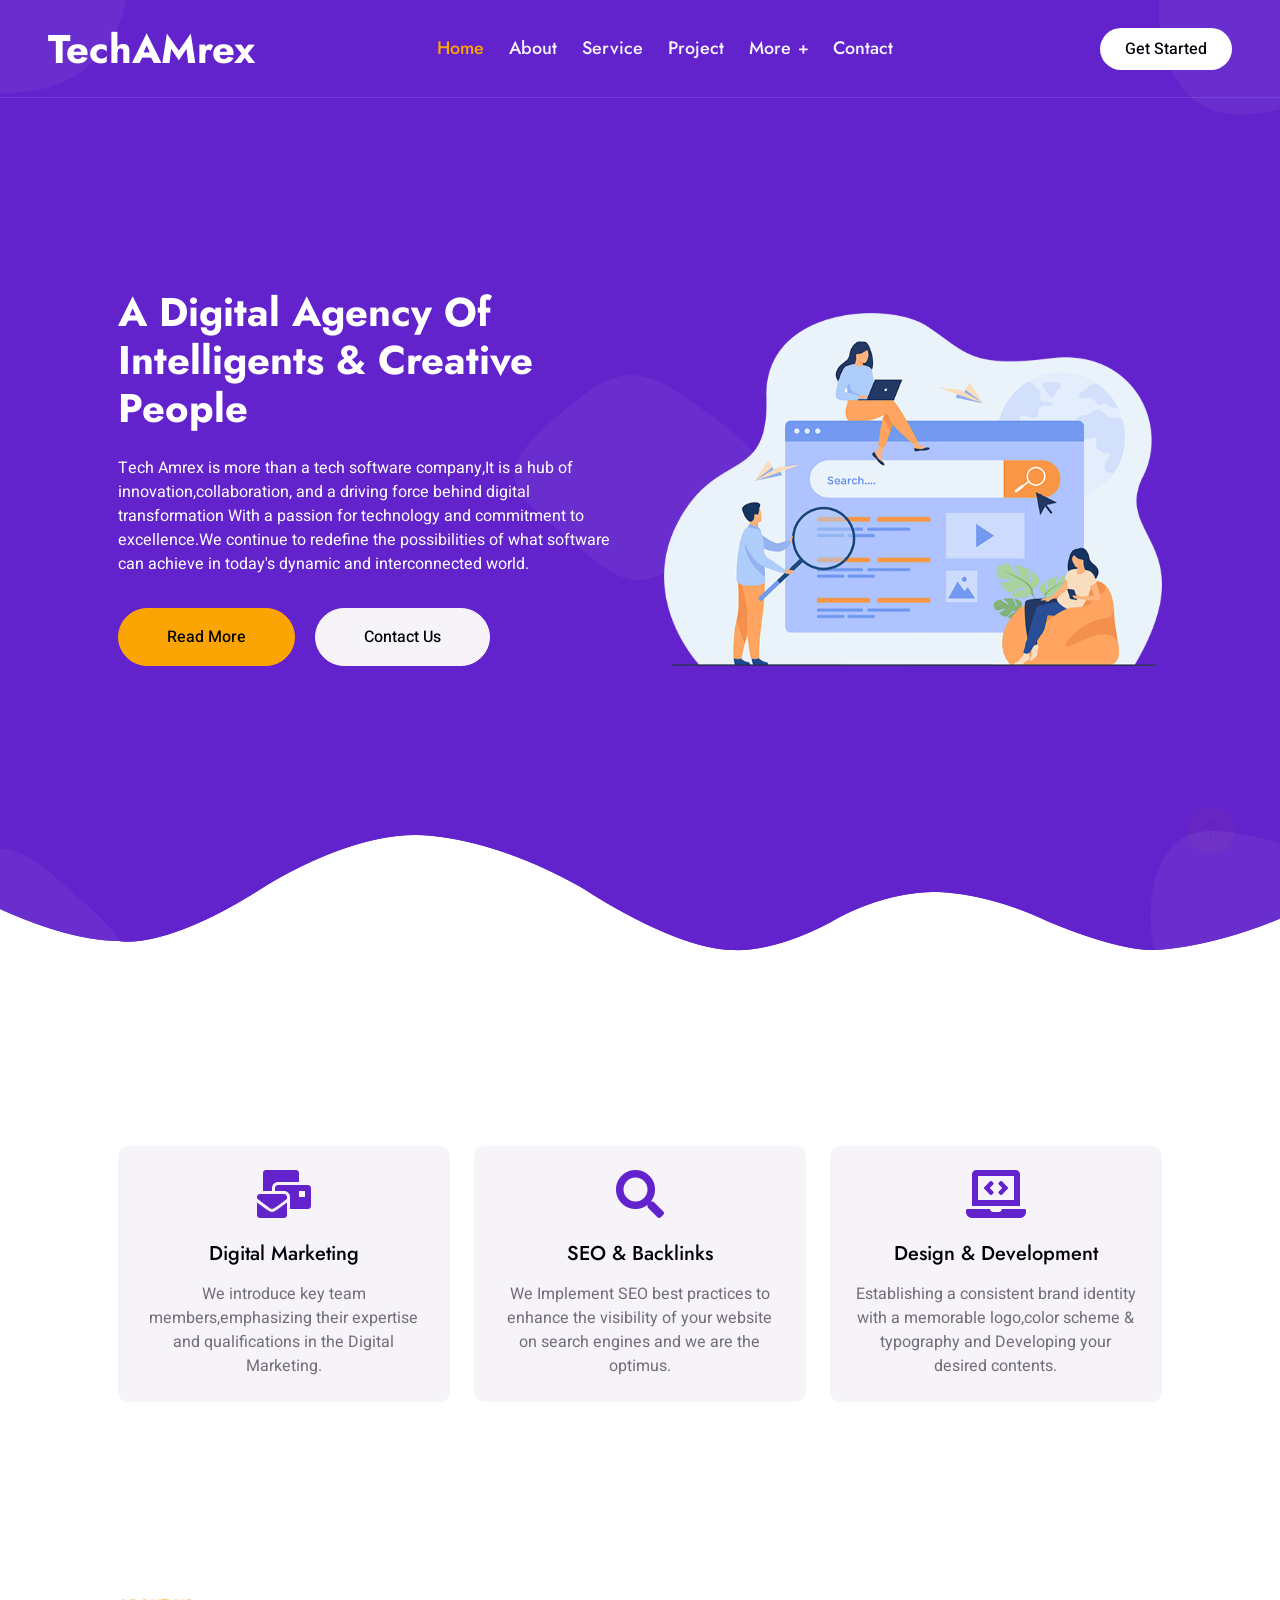
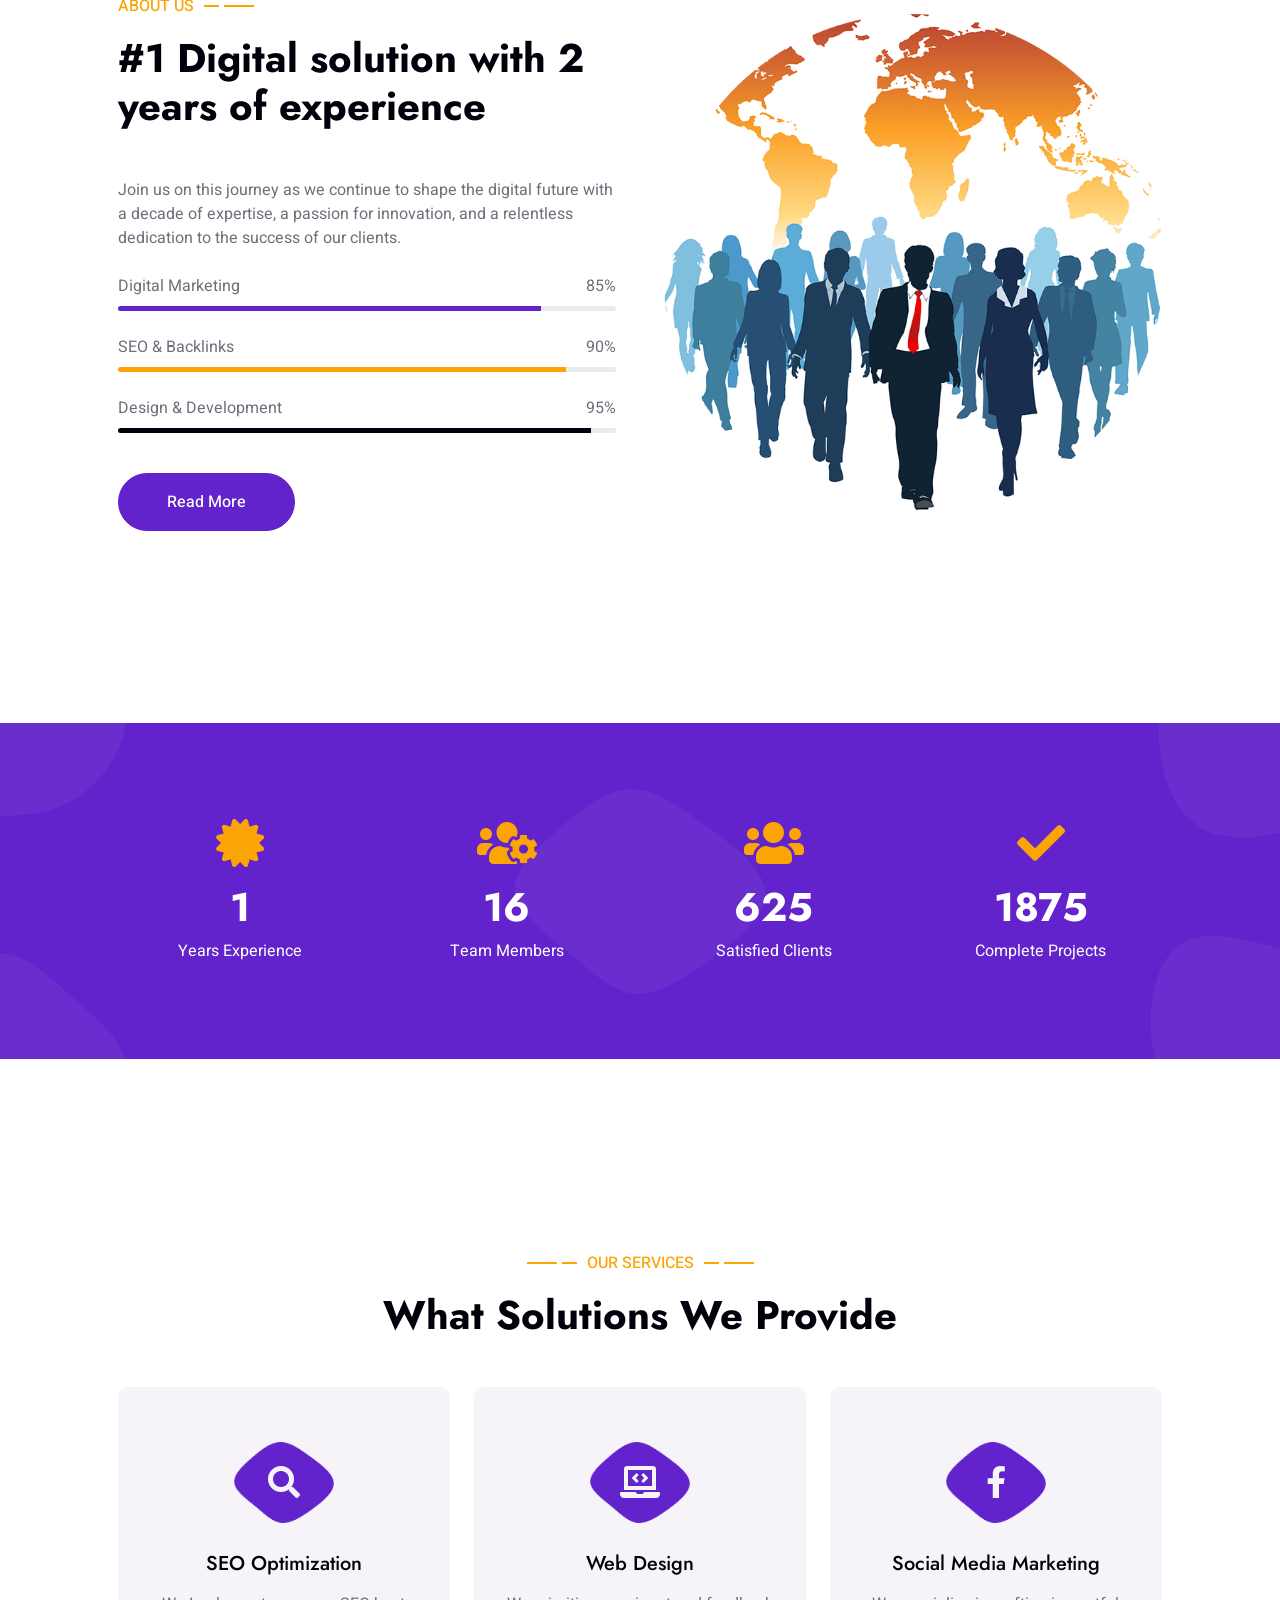
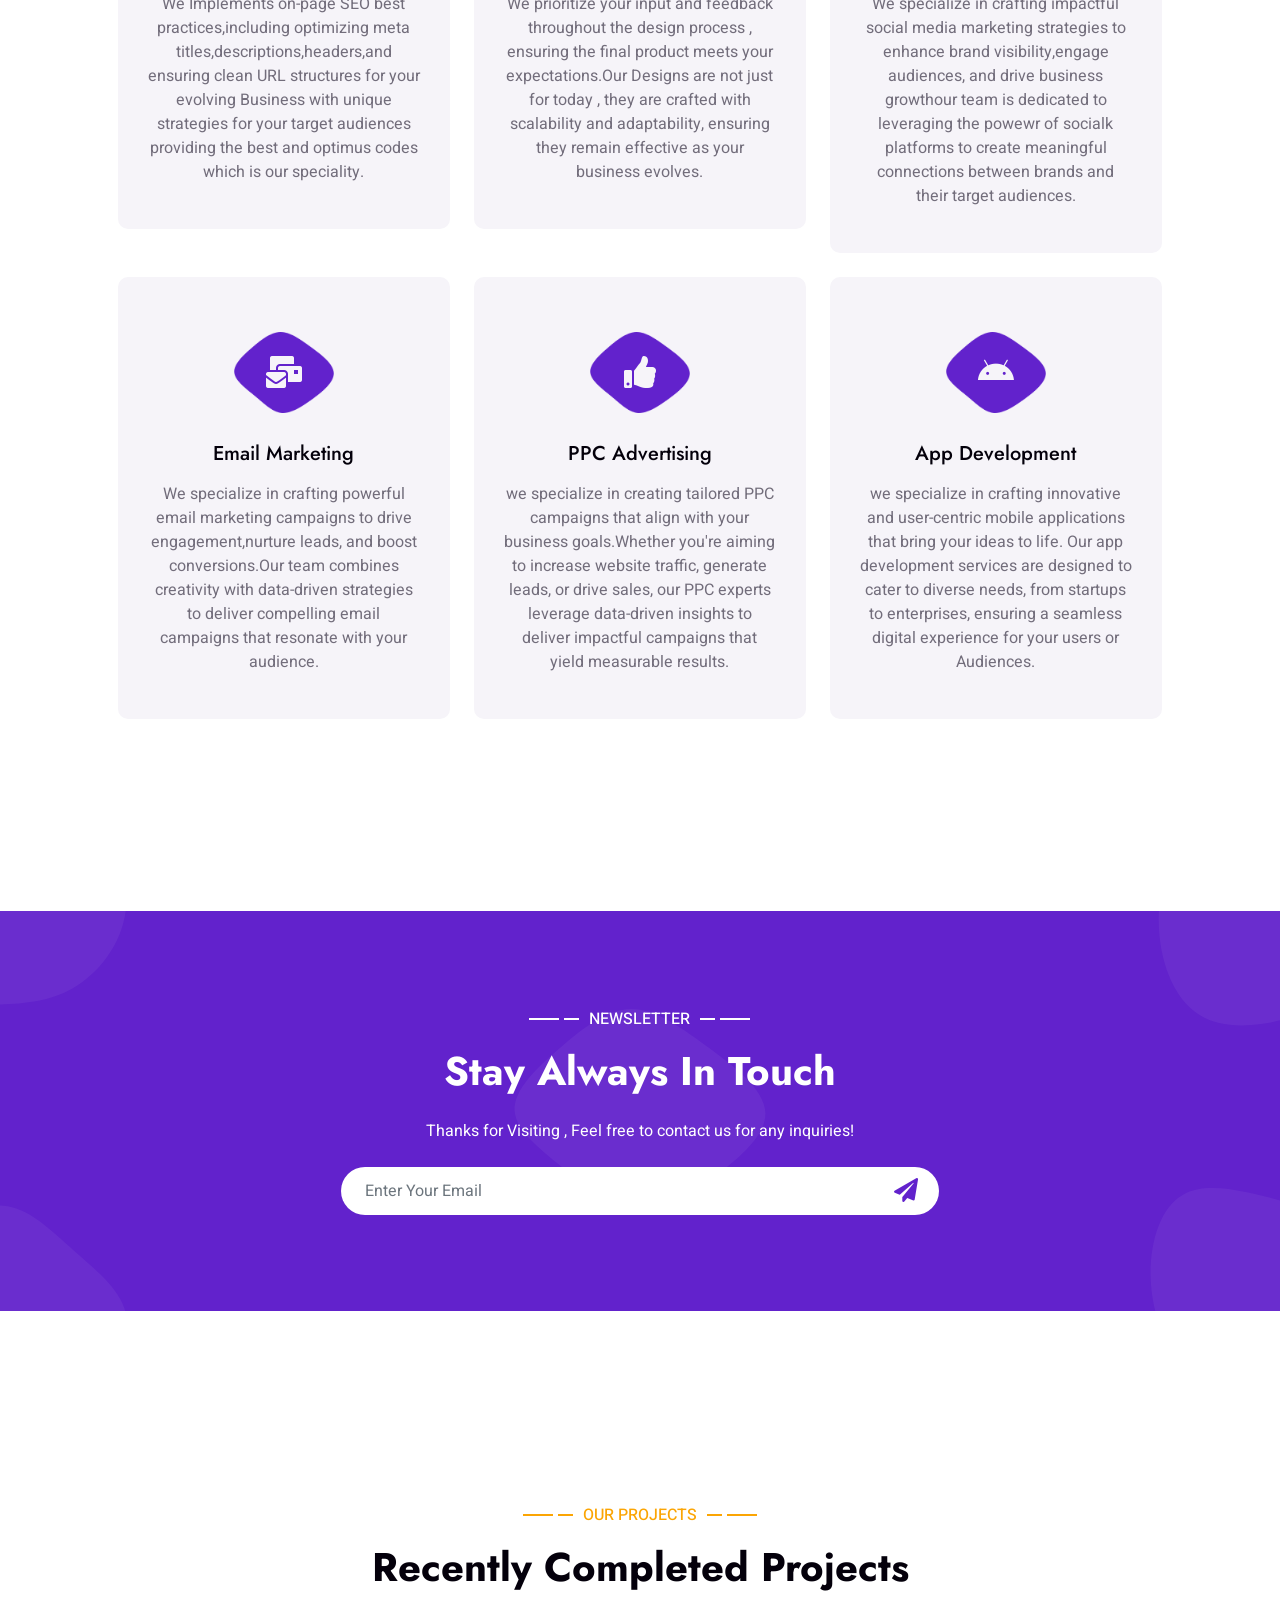
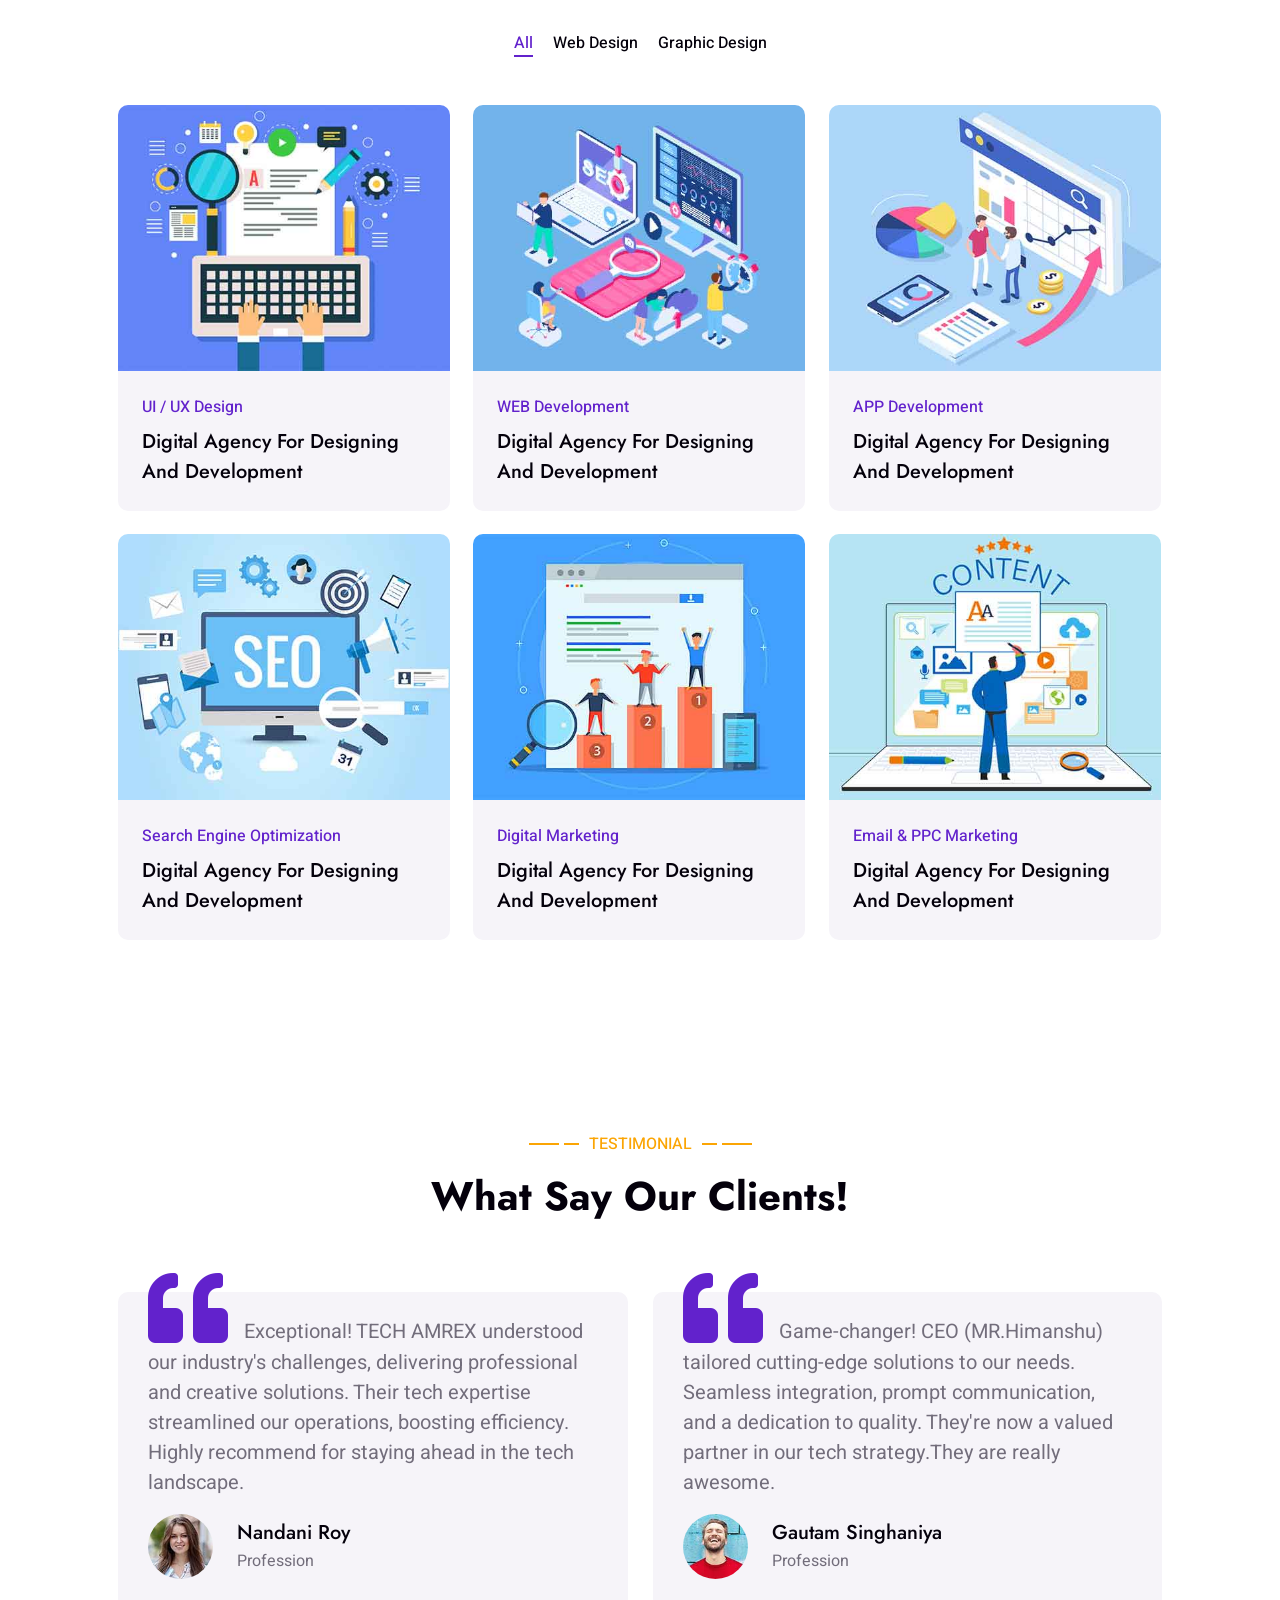
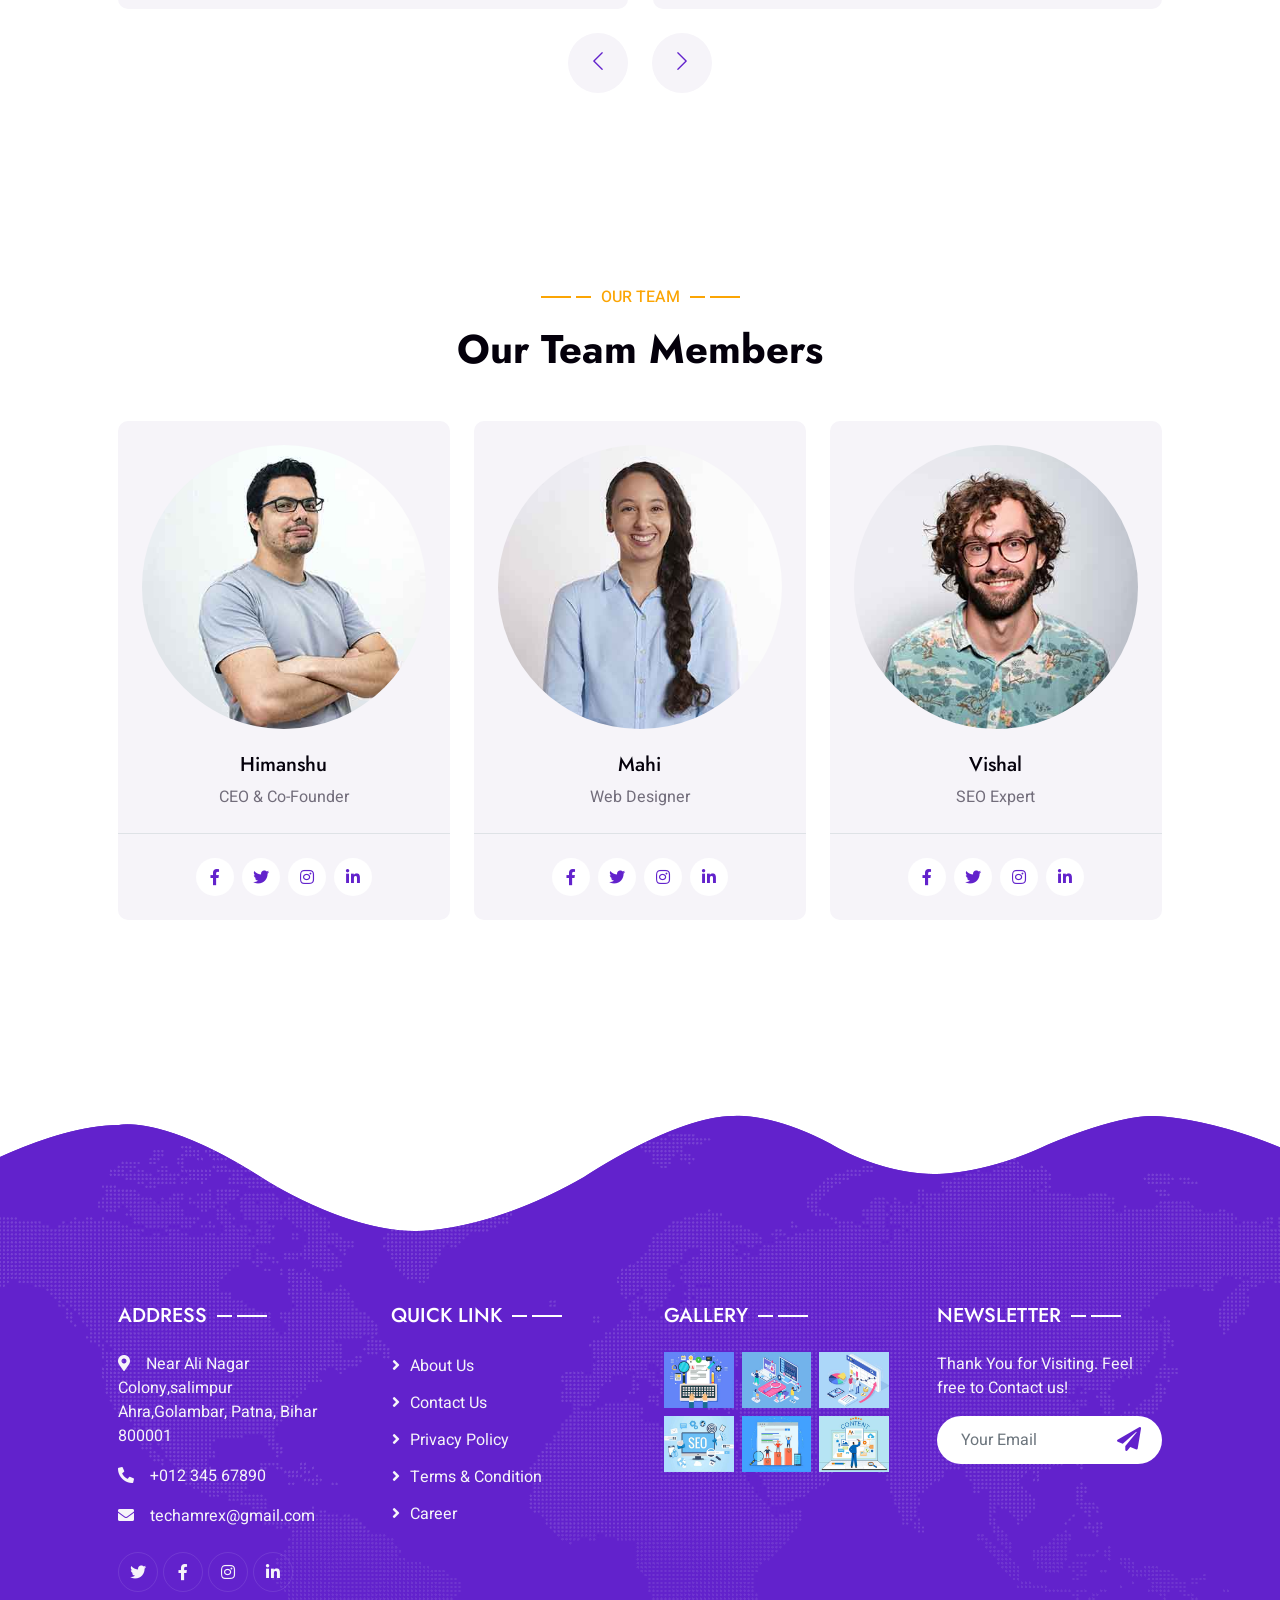
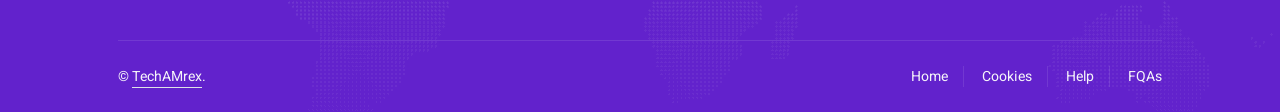
<file: index.html>
<!DOCTYPE html>
<html lang="en">

<head>
    <meta charset="utf-8">
    <title>TechAMrex - The optimus code</title>
    <meta content="width=device-width, initial-scale=1.0" name="viewport">
    <meta content="" name="keywords">
    <meta content="" name="description">

    <!-- Favicon -->
    <link href="img/favicon.ico" rel="icon">

    <!-- Google Web Fonts -->
    <link rel="preconnect" href="https://fonts.googleapis.com">
    <link rel="preconnect" href="https://fonts.gstatic.com" crossorigin>
    <link href="https://fonts.googleapis.com/css2?family=Heebo:wght@400;500&family=Jost:wght@500;600;700&display=swap" rel="stylesheet"> 

    <!-- Icon Font Stylesheet -->
    <link href="https://cdnjs.cloudflare.com/ajax/libs/font-awesome/5.10.0/css/all.min.css" rel="stylesheet">
    <link href="https://cdn.jsdelivr.net/npm/bootstrap-icons@1.4.1/font/bootstrap-icons.css" rel="stylesheet">

    <!-- Libraries Stylesheet -->
    <link href="lib/animate/animate.min.css" rel="stylesheet">
    <link href="lib/owlcarousel/assets/owl.carousel.min.css" rel="stylesheet">
    <link href="lib/lightbox/css/lightbox.min.css" rel="stylesheet">

    <!-- Customized Bootstrap Stylesheet -->
    <link href="css/bootstrap.min.css" rel="stylesheet">

    <!-- Template Stylesheet -->
    <link href="css/style.css" rel="stylesheet">
</head>

<body>
    <div class="container-xxl bg-white p-0">
        <!-- Spinner Start -->
        <div id="spinner" class="show bg-white position-fixed translate-middle w-100 vh-100 top-50 start-50 d-flex align-items-center justify-content-center">
            <div class="spinner-grow text-primary" style="width: 3rem; height: 3rem;" role="status">
                <span class="sr-only">Loading...</span>
            </div>
        </div>
        <!-- Spinner End -->


        <!-- Navbar & Hero Start -->
        <div class="container-xxl position-relative p-0">
            <nav class="navbar navbar-expand-lg navbar-light px-4 px-lg-5 py-3 py-lg-0">
                <a href="" class="navbar-brand p-0">
                    <h1 class="m-0">TechAMrex</h1>
                    <!-- <img src="img/logo.png" alt="Logo"> -->
                </a>
                <button class="navbar-toggler" type="button" data-bs-toggle="collapse" data-bs-target="#navbarCollapse">
                    <span class="fa fa-bars"></span>
                </button>
                <div class="collapse navbar-collapse" id="navbarCollapse">
                    <div class="navbar-nav mx-auto py-0">
                        <a href="index.html" class="nav-item nav-link active">Home</a>
                        <a href="about.html" class="nav-item nav-link">About</a>
                        <a href="service.html" class="nav-item nav-link">Service</a>
                        <a href="project.html" class="nav-item nav-link">Project</a>
                        <div class="nav-item dropdown">
                            <a href="#" class="nav-link dropdown-toggle" data-bs-toggle="dropdown">More</a>
                            <div class="dropdown-menu m-0">
                                <a href="team.html" class="dropdown-item">Our Team</a>
                                <a href="testimonial.html" class="dropdown-item">Testimonial</a>
                                <!-- <a href="404.html" class="dropdown-item">404 Page</a> -->
                            </div>
                        </div>
                        <a href="contact.html" class="nav-item nav-link">Contact</a>
                    </div>
                    <a href="" class="btn rounded-pill py-2 px-4 ms-3 d-none d-lg-block">Get Started</a>
                </div>
            </nav>

            <div class="container-xxl bg-primary hero-header">
                <div class="container px-lg-5">
                    <div class="row g-5 align-items-end">
                        <div class="col-lg-6 text-center text-lg-start">
                            <h1 class="text-white mb-4 animated slideInDown">A Digital Agency Of Intelligents & Creative People</h1>
                            <p class="text-white pb-3 animated slideInDown">Tech Amrex is more than a tech software company,It is a hub of innovation,collaboration, and a driving force behind digital transformation With a passion for technology and commitment to excellence.We continue to redefine the possibilities of what software can achieve in today's dynamic and interconnected world.</p>
                            <a href="" class="btn btn-secondary py-sm-3 px-sm-5 rounded-pill me-3 animated slideInLeft">Read More</a>
                            <a href="" class="btn btn-light py-sm-3 px-sm-5 rounded-pill animated slideInRight">Contact Us</a>
                        </div>
                        <div class="col-lg-6 text-center text-lg-start">
                            <img class="img-fluid animated zoomIn" src="img/hero.png" alt="">
                        </div>
                    </div>
                </div>
            </div>
        </div>
        <!-- Navbar & Hero End -->


        <!-- Feature Start -->
        <div class="container-xxl py-5">
            <div class="container py-5 px-lg-5">
                <div class="row g-4">
                    <div class="col-lg-4 wow fadeInUp" data-wow-delay="0.1s">
                        <div class="feature-item bg-light rounded text-center p-4">
                            <i class="fa fa-3x fa-mail-bulk text-primary mb-4"></i>
                            <h5 class="mb-3">Digital Marketing</h5>
                            <p class="m-0">We introduce key team members,emphasizing their expertise and qualifications in the Digital Marketing.</p>
                        </div>
                    </div>
                    <div class="col-lg-4 wow fadeInUp" data-wow-delay="0.3s">
                        <div class="feature-item bg-light rounded text-center p-4">
                            <i class="fa fa-3x fa-search text-primary mb-4"></i>
                            <h5 class="mb-3">SEO & Backlinks</h5>
                            <p class="m-0">We Implement SEO best practices to enhance the visibility of your website on search engines and we are the optimus.</p>
                        </div>
                    </div>
                    <div class="col-lg-4 wow fadeInUp" data-wow-delay="0.5s">
                        <div class="feature-item bg-light rounded text-center p-4">
                            <i class="fa fa-3x fa-laptop-code text-primary mb-4"></i>
                            <h5 class="mb-3">Design & Development</h5>
                            <p class="m-0">Establishing a consistent brand identity with a memorable logo,color scheme & typography and Developing your desired contents.</p>
                        </div>
                    </div>
                </div>
            </div>
        </div>
        <!-- Feature End -->


        <!-- About Start -->
        <div class="container-xxl py-5">
            <div class="container py-5 px-lg-5">
                <div class="row g-5 align-items-center">
                    <div class="col-lg-6 wow fadeInUp" data-wow-delay="0.1s">
                        <p class="section-title text-secondary">About Us<span></span></p>
                        <h1 class="mb-5">#1 Digital solution with 2 years of experience</h1>
                        <p class="mb-4">Join us on this journey as we continue to shape the digital future with a decade of expertise, a passion for innovation, and a relentless dedication to the success of our clients. </p>
                        <div class="skill mb-4">
                            <div class="d-flex justify-content-between">
                                <p class="mb-2">Digital Marketing</p>
                                <p class="mb-2">85%</p>
                            </div>
                            <div class="progress">
                                <div class="progress-bar bg-primary" role="progressbar" aria-valuenow="85" aria-valuemin="0" aria-valuemax="100"></div>
                            </div>
                        </div>
                        <div class="skill mb-4">
                            <div class="d-flex justify-content-between">
                                <p class="mb-2">SEO & Backlinks</p>
                                <p class="mb-2">90%</p>
                            </div>
                            <div class="progress">
                                <div class="progress-bar bg-secondary" role="progressbar" aria-valuenow="90" aria-valuemin="0" aria-valuemax="100"></div>
                            </div>
                        </div>
                        <div class="skill mb-4">
                            <div class="d-flex justify-content-between">
                                <p class="mb-2">Design & Development</p>
                                <p class="mb-2">95%</p>
                            </div>
                            <div class="progress">
                                <div class="progress-bar bg-dark" role="progressbar" aria-valuenow="95" aria-valuemin="0" aria-valuemax="100"></div>
                            </div>
                        </div>
                        <a href="" class="btn btn-primary py-sm-3 px-sm-5 rounded-pill mt-3">Read More</a>
                    </div>
                    <div class="col-lg-6">
                        <img class="img-fluid wow zoomIn" data-wow-delay="0.5s" src="img/about.png">
                    </div>
                </div>
            </div>
        </div>
        <!-- About End -->


        <!-- Facts Start -->
        <div class="container-xxl bg-primary fact py-5 wow fadeInUp" data-wow-delay="0.1s">
            <div class="container py-5 px-lg-5">
                <div class="row g-4">
                    <div class="col-md-6 col-lg-3 text-center wow fadeIn" data-wow-delay="0.1s">
                        <i class="fa fa-certificate fa-3x text-secondary mb-3"></i>
                        <h1 class="text-white mb-2" data-toggle="counter-up">02</h1>
                        <p class="text-white mb-0">Years Experience</p>
                    </div>
                    <div class="col-md-6 col-lg-3 text-center wow fadeIn" data-wow-delay="0.3s">
                        <i class="fa fa-users-cog fa-3x text-secondary mb-3"></i>
                        <h1 class="text-white mb-2" data-toggle="counter-up">25</h1>
                        <p class="text-white mb-0">Team Members</p>
                    </div>
                    <div class="col-md-6 col-lg-3 text-center wow fadeIn" data-wow-delay="0.5s">
                        <i class="fa fa-users fa-3x text-secondary mb-3"></i>
                        <h1 class="text-white mb-2" data-toggle="counter-up">1000</h1>
                        <p class="text-white mb-0">Satisfied Clients</p>
                    </div>
                    <div class="col-md-6 col-lg-3 text-center wow fadeIn" data-wow-delay="0.7s">
                        <i class="fa fa-check fa-3x text-secondary mb-3"></i>
                        <h1 class="text-white mb-2" data-toggle="counter-up">3000</h1>
                        <p class="text-white mb-0">Complete Projects</p>
                    </div>
                </div>
            </div>
        </div>
        <!-- Facts End -->


        <!-- Service Start -->
        <div class="container-xxl py-5">
            <div class="container py-5 px-lg-5">
                <div class="wow fadeInUp" data-wow-delay="0.1s">
                    <p class="section-title text-secondary justify-content-center"><span></span>Our Services<span></span></p>
                    <h1 class="text-center mb-5">What Solutions We Provide</h1>
                </div>
                <div class="row g-4">
                    <div class="col-lg-4 col-md-6 wow fadeInUp" data-wow-delay="0.1s">
                        <div class="service-item d-flex flex-column text-center rounded">
                            <div class="service-icon flex-shrink-0">
                                <i class="fa fa-search fa-2x"></i>
                            </div>
                            <h5 class="mb-3">SEO Optimization</h5>
                            <p class="m-0">We Implements on-page SEO best practices,including optimizing meta titles,descriptions,headers,and ensuring clean URL structures for your evolving Business with unique strategies for your target audiences providing the best and optimus codes which is our speciality.                                                                  </p>
                            <a class="btn btn-square" href=""><i class="fa fa-arrow-right"></i></a>
                        </div>
                    </div>
                    <div class="col-lg-4 col-md-6 wow fadeInUp" data-wow-delay="0.3s">
                        <div class="service-item d-flex flex-column text-center rounded">
                            <div class="service-icon flex-shrink-0">
                                <i class="fa fa-laptop-code fa-2x"></i>
                            </div>
                            <h5 class="mb-3">Web Design</h5>
                            <p class="m-0">We prioritize your input and feedback throughout the design process , ensuring the final product meets your expectations.Our Designs are not just for today , they are crafted with scalability and adaptability, ensuring they remain effective as your business evolves.</p>
                            <a class="btn btn-square" href=""><i class="fa fa-arrow-right"></i></a>
                        </div>
                    </div>
                    <div class="col-lg-4 col-md-6 wow fadeInUp" data-wow-delay="0.5s">
                        <div class="service-item d-flex flex-column text-center rounded">
                            <div class="service-icon flex-shrink-0">
                                <i class="fab fa-facebook-f fa-2x"></i>
                            </div>
                            <h5 class="mb-3">Social Media Marketing</h5>
                            <p class="m-0">We specialize in crafting impactful social media marketing strategies to enhance brand visibility,engage audiences, and drive business growthour team is dedicated to leveraging the powewr of socialk platforms to create meaningful connections between brands and their target audiences.</p>
                            <a class="btn btn-square" href=""><i class="fa fa-arrow-right"></i></a>
                        </div>
                    </div>
                    <div class="col-lg-4 col-md-6 wow fadeInUp" data-wow-delay="0.1s">
                        <div class="service-item d-flex flex-column text-center rounded">
                            <div class="service-icon flex-shrink-0">
                                <i class="fa fa-mail-bulk fa-2x"></i>
                            </div>
                            <h5 class="mb-3">Email Marketing</h5>
                            <p class="m-0">We specialize in crafting powerful email marketing campaigns to drive engagement,nurture leads, and boost conversions.Our team combines creativity with data-driven strategies to deliver compelling email campaigns that resonate with your audience.</p>
                            <a class="btn btn-square" href=""><i class="fa fa-arrow-right"></i></a>
                        </div>
                    </div>
                    <div class="col-lg-4 col-md-6 wow fadeInUp" data-wow-delay="0.3s">
                        <div class="service-item d-flex flex-column text-center rounded">
                            <div class="service-icon flex-shrink-0">
                                <i class="fa fa-thumbs-up fa-2x"></i>
                            </div>
                            <h5 class="mb-3">PPC Advertising</h5>
                            <p class="m-0">we specialize in creating tailored PPC campaigns that align with your business goals.Whether you're aiming to increase website traffic, generate leads, or drive sales, our PPC experts leverage data-driven insights to deliver impactful campaigns that yield measurable results.</p>
                            <a class="btn btn-square" href=""><i class="fa fa-arrow-right"></i></a>
                        </div>
                    </div>
                    <div class="col-lg-4 col-md-6 wow fadeInUp" data-wow-delay="0.5s">
                        <div class="service-item d-flex flex-column text-center rounded">
                            <div class="service-icon flex-shrink-0">
                                <i class="fab fa-android fa-2x"></i>
                            </div>
                            <h5 class="mb-3">App Development</h5>
                            <p class="m-0">we specialize in crafting innovative and user-centric mobile applications that bring your ideas to life. Our app development services are designed to cater to diverse needs, from startups to enterprises, ensuring a seamless digital experience for your users or Audiences.</p>
                            <a class="btn btn-square" href=""><i class="fa fa-arrow-right"></i></a>
                        </div>
                    </div>
                </div>
            </div>
        </div>
        <!-- Service End -->


        <!-- Newsletter Start -->
        <div class="container-xxl bg-primary newsletter py-5 wow fadeInUp" data-wow-delay="0.1s">
            <div class="container py-5 px-lg-5">
                <div class="row justify-content-center">
                    <div class="col-lg-7 text-center">
                        <p class="section-title text-white justify-content-center"><span></span>Newsletter<span></span></p>
                        <h1 class="text-center text-white mb-4">Stay Always In Touch</h1>
                        <p class="text-white mb-4">Thanks for Visiting , Feel free to contact us for any inquiries!</p>
                        <div class="position-relative w-100 mt-3">
                            <input class="form-control border-0 rounded-pill w-100 ps-4 pe-5" type="text" placeholder="Enter Your Email" style="height: 48px;">
                            <button type="button" class="btn shadow-none position-absolute top-0 end-0 mt-1 me-2"><i class="fa fa-paper-plane text-primary fs-4"></i></button>
                        </div>
                    </div>
                </div>
            </div>
        </div>
        <!-- Newsletter End -->


        <!-- Projects Start -->
        <div class="container-xxl py-5">
            <div class="container py-5 px-lg-5">
                <div class="wow fadeInUp" data-wow-delay="0.1s">
                    <p class="section-title text-secondary justify-content-center"><span></span>Our Projects<span></span></p>
                    <h1 class="text-center mb-5">Recently Completed Projects</h1>
                </div>
                <div class="row mt-n2 wow fadeInUp" data-wow-delay="0.3s">
                    <div class="col-12 text-center">
                        <ul class="list-inline mb-5" id="portfolio-flters">
                            <li class="mx-2 active" data-filter="*">All</li>
                            <li class="mx-2" data-filter=".first">Web Design</li>
                            <li class="mx-2" data-filter=".second">Graphic Design</li>
                        </ul>
                    </div>
                </div>
                <div class="row g-4 portfolio-container">
                    <div class="col-lg-4 col-md-6 portfolio-item first wow fadeInUp" data-wow-delay="0.1s">
                        <div class="rounded overflow-hidden">
                            <div class="position-relative overflow-hidden">
                                <img class="img-fluid w-100" src="img/portfolio-1.jpg" alt="">
                                <div class="portfolio-overlay">
                                    <a class="btn btn-square btn-outline-light mx-1" href="img/portfolio-1.jpg" data-lightbox="portfolio"><i class="fa fa-eye"></i></a>
                                    <a class="btn btn-square btn-outline-light mx-1" href=""><i class="fa fa-link"></i></a>
                                </div>
                            </div>
                            <div class="bg-light p-4">
                                <p class="text-primary fw-medium mb-2">UI / UX Design</p>
                                <h5 class="lh-base mb-0">Digital Agency For Designing And Development</a>
                            </div>
                        </div>
                    </div>
                    <div class="col-lg-4 col-md-6 portfolio-item second wow fadeInUp" data-wow-delay="0.3s">
                        <div class="rounded overflow-hidden">
                            <div class="position-relative overflow-hidden">
                                <img class="img-fluid w-100" src="img/portfolio-2.jpg" alt="">
                                <div class="portfolio-overlay">
                                    <a class="btn btn-square btn-outline-light mx-1" href="img/portfolio-2.jpg" data-lightbox="portfolio"><i class="fa fa-eye"></i></a>
                                    <a class="btn btn-square btn-outline-light mx-1" href=""><i class="fa fa-link"></i></a>
                                </div>
                            </div>
                            <div class="bg-light p-4">
                                <p class="text-primary fw-medium mb-2">WEB Development</p>
                                <h5 class="lh-base mb-0">Digital Agency For Designing And Development</a>
                            </div>
                        </div>
                    </div>
                    <div class="col-lg-4 col-md-6 portfolio-item first wow fadeInUp" data-wow-delay="0.5s">
                        <div class="rounded overflow-hidden">
                            <div class="position-relative overflow-hidden">
                                <img class="img-fluid w-100" src="img/portfolio-3.jpg" alt="">
                                <div class="portfolio-overlay">
                                    <a class="btn btn-square btn-outline-light mx-1" href="img/portfolio-3.jpg" data-lightbox="portfolio"><i class="fa fa-eye"></i></a>
                                    <a class="btn btn-square btn-outline-light mx-1" href=""><i class="fa fa-link"></i></a>
                                </div>
                            </div>
                            <div class="bg-light p-4">
                                <p class="text-primary fw-medium mb-2">APP Development</p>
                                <h5 class="lh-base mb-0">Digital Agency For Designing And Development</a>
                            </div>
                        </div>
                    </div>
                    <div class="col-lg-4 col-md-6 portfolio-item second wow fadeInUp" data-wow-delay="0.1s">
                        <div class="rounded overflow-hidden">
                            <div class="position-relative overflow-hidden">
                                <img class="img-fluid w-100" src="img/portfolio-4.jpg" alt="">
                                <div class="portfolio-overlay">
                                    <a class="btn btn-square btn-outline-light mx-1" href="img/portfolio-4.jpg" data-lightbox="portfolio"><i class="fa fa-eye"></i></a>
                                    <a class="btn btn-square btn-outline-light mx-1" href=""><i class="fa fa-link"></i></a>
                                </div>
                            </div>
                            <div class="bg-light p-4">
                                <p class="text-primary fw-medium mb-2">Search Engine Optimization</p>
                                <h5 class="lh-base mb-0">Digital Agency For Designing And Development</a>
                            </div>
                        </div>
                    </div>
                    <div class="col-lg-4 col-md-6 portfolio-item first wow fadeInUp" data-wow-delay="0.3s">
                        <div class="rounded overflow-hidden">
                            <div class="position-relative overflow-hidden">
                                <img class="img-fluid w-100" src="img/portfolio-5.jpg" alt="">
                                <div class="portfolio-overlay">
                                    <a class="btn btn-square btn-outline-light mx-1" href="img/portfolio-5.jpg" data-lightbox="portfolio"><i class="fa fa-eye"></i></a>
                                    <a class="btn btn-square btn-outline-light mx-1" href=""><i class="fa fa-link"></i></a>
                                </div>
                            </div>
                            <div class="bg-light p-4">
                                <p class="text-primary fw-medium mb-2">Digital Marketing</p>
                                <h5 class="lh-base mb-0">Digital Agency For Designing And Development</a>
                            </div>
                        </div>
                    </div>
                    <div class="col-lg-4 col-md-6 portfolio-item second wow fadeInUp" data-wow-delay="0.5s">
                        <div class="rounded overflow-hidden">
                            <div class="position-relative overflow-hidden">
                                <img class="img-fluid w-100" src="img/portfolio-6.jpg" alt="">
                                <div class="portfolio-overlay">
                                    <a class="btn btn-square btn-outline-light mx-1" href="img/portfolio-6.jpg" data-lightbox="portfolio"><i class="fa fa-eye"></i></a>
                                    <a class="btn btn-square btn-outline-light mx-1" href=""><i class="fa fa-link"></i></a>
                                </div>
                            </div>
                            <div class="bg-light p-4">
                                <p class="text-primary fw-medium mb-2">Email & PPC Marketing</p>
                                <h5 class="lh-base mb-0">Digital Agency For Designing And Development</a>
                            </div>
                        </div>
                    </div>
                </div>
            </div>
        </div>
        <!-- Projects End -->


        <!-- Testimonial Start -->
        <div class="container-xxl py-5 wow fadeInUp" data-wow-delay="0.1s">
            <div class="container py-5 px-lg-5">
                <p class="section-title text-secondary justify-content-center"><span></span>Testimonial<span></span></p>
                <h1 class="text-center mb-5">What Say Our Clients!</h1>
                <div class="owl-carousel testimonial-carousel">
                    <div class="testimonial-item bg-light rounded my-4">
                        <p class="fs-5"><i class="fa fa-quote-left fa-4x text-primary mt-n4 me-3"></i>Exceptional! TECH AMREX understood our industry's challenges, delivering professional and creative solutions. Their tech expertise streamlined our operations, boosting efficiency. Highly recommend for staying ahead in the tech landscape.</p>
                        <div class="d-flex align-items-center">
                            <img class="img-fluid flex-shrink-0 rounded-circle" src="img/testimonial-1.jpg" style="width: 65px; height: 65px;">
                            <div class="ps-4">
                                <h5 class="mb-1">Nandani Roy</h5>
                                <span>Profession</span>
                            </div>
                        </div>
                    </div>
                    <div class="testimonial-item bg-light rounded my-4">
                        <p class="fs-5"><i class="fa fa-quote-left fa-4x text-primary mt-n4 me-3"></i>Game-changer! CEO (MR.Himanshu) tailored cutting-edge solutions to our needs. Seamless integration, prompt communication, and a dedication to quality. They're now a valued partner in our tech strategy.They are really awesome.</p>
                        <div class="d-flex align-items-center">
                            <img class="img-fluid flex-shrink-0 rounded-circle" src="img/testimonial-2.jpg" style="width: 65px; height: 65px;">
                            <div class="ps-4">
                                <h5 class="mb-1">Gautam Singhaniya</h5>
                                <span>Profession</span>
                            </div>
                        </div>
                    </div>
                    <div class="testimonial-item bg-light rounded my-4">
                        <p class="fs-5"><i class="fa fa-quote-left fa-4x text-primary mt-n4 me-3"></i>Exceeded expectations! TechAmrex embraced agile development, allowing us to iterate quickly and stay ahead. Their technical expertise was crucial to the success of our product launch. Highly recommended for startup tech partners.</p>
                      
                        <div class="d-flex align-items-center">
                            <img class="img-fluid flex-shrink-0 rounded-circle" src="img/testimonial-3.jpg" style="width: 65px; height: 65px;">
                            <div class="ps-4">
                                <h5 class="mb-1">Vikash Gupta</h5>
                                <span>Profession</span>
                            </div>
                        </div>
                    </div>
                </div>
            </div>
        </div>
        <!-- Testimonial End -->


        <!-- Team Start -->
        <div class="container-xxl py-5">
            <div class="container py-5 px-lg-5">
                <div class="wow fadeInUp" data-wow-delay="0.1s">
                    <p class="section-title text-secondary justify-content-center"><span></span>Our Team<span></span></p>
                    <h1 class="text-center mb-5">Our Team Members</h1>
                </div>
                <div class="row g-4">
                    <div class="col-lg-4 col-md-6 wow fadeInUp" data-wow-delay="0.1s">
                        <div class="team-item bg-light rounded">
                            <div class="text-center border-bottom p-4">
                                <img class="img-fluid rounded-circle mb-4" src="img/team-1.jpg" alt="">
                                <h5>Himanshu</h5>
                                <span>CEO & Co-Founder</span>
                            </div>
                            <div class="d-flex justify-content-center p-4">
                                <a class="btn btn-square mx-1" href=""><i class="fab fa-facebook-f"></i></a>
                                <a class="btn btn-square mx-1" href=""><i class="fab fa-twitter"></i></a>
                                <a class="btn btn-square mx-1" href=""><i class="fab fa-instagram"></i></a>
                                <a class="btn btn-square mx-1" href=""><i class="fab fa-linkedin-in"></i></a>
                            </div>
                        </div>
                    </div>
                    <div class="col-lg-4 col-md-6 wow fadeInUp" data-wow-delay="0.3s">
                        <div class="team-item bg-light rounded">
                            <div class="text-center border-bottom p-4">
                                <img class="img-fluid rounded-circle mb-4" src="img/team-2.jpg" alt="">
                                <h5>Mahi</h5>
                                <span>Web Designer</span>
                            </div>
                            <div class="d-flex justify-content-center p-4">
                                <a class="btn btn-square mx-1" href=""><i class="fab fa-facebook-f"></i></a>
                                <a class="btn btn-square mx-1" href=""><i class="fab fa-twitter"></i></a>
                                <a class="btn btn-square mx-1" href=""><i class="fab fa-instagram"></i></a>
                                <a class="btn btn-square mx-1" href=""><i class="fab fa-linkedin-in"></i></a>
                            </div>
                        </div>
                    </div>
                    <div class="col-lg-4 col-md-6 wow fadeInUp" data-wow-delay="0.5s">
                        <div class="team-item bg-light rounded">
                            <div class="text-center border-bottom p-4">
                                <img class="img-fluid rounded-circle mb-4" src="img/team-3.jpg" alt="">
                                <h5>Vishal</h5>
                                <span>SEO Expert</span>
                            </div>
                            <div class="d-flex justify-content-center p-4">
                                <a class="btn btn-square mx-1" href=""><i class="fab fa-facebook-f"></i></a>
                                <a class="btn btn-square mx-1" href=""><i class="fab fa-twitter"></i></a>
                                <a class="btn btn-square mx-1" href=""><i class="fab fa-instagram"></i></a>
                                <a class="btn btn-square mx-1" href=""><i class="fab fa-linkedin-in"></i></a>
                            </div>
                        </div>
                    </div>
                </div>
            </div>
        </div>
        <!-- Team End -->
        

        <!-- Footer Start -->
        <div class="container-fluid bg-primary text-light footer wow fadeIn" data-wow-delay="0.1s">
            <div class="container py-5 px-lg-5">
                <div class="row g-5">
                    <div class="col-md-6 col-lg-3">
                        <p class="section-title text-white h5 mb-4">Address<span></span></p>
                        <p><i class="fa fa-map-marker-alt me-3"></i>Near Ali Nagar Colony,salimpur Ahra,Golambar, Patna, Bihar 800001</p>
                        <p><i class="fa fa-phone-alt me-3"></i>+012 345 67890</p>
                        <p><i class="fa fa-envelope me-3"></i>techamrex@gmail.com</p>
                        <div class="d-flex pt-2">
                            <a class="btn btn-outline-light btn-social" href=""><i class="fab fa-twitter"></i></a>
                            <a class="btn btn-outline-light btn-social" href=""><i class="fab fa-facebook-f"></i></a>
                            <a class="btn btn-outline-light btn-social" href=""><i class="fab fa-instagram"></i></a>
                            <a class="btn btn-outline-light btn-social" href=""><i class="fab fa-linkedin-in"></i></a>
                        </div>
                    </div>
                    <div class="col-md-6 col-lg-3">
                        <p class="section-title text-white h5 mb-4">Quick Link<span></span></p>
                        <a class="btn btn-link" href="">About Us</a>
                        <a class="btn btn-link" href="">Contact Us</a>
                        <a class="btn btn-link" href="">Privacy Policy</a>
                        <a class="btn btn-link" href="">Terms & Condition</a>
                        <a class="btn btn-link" href="">Career</a>
                    </div>
                    <div class="col-md-6 col-lg-3">
                        <p class="section-title text-white h5 mb-4">Gallery<span></span></p>
                        <div class="row g-2">
                            <div class="col-4">
                                <img class="img-fluid" src="img/portfolio-1.jpg" alt="Image">
                            </div>
                            <div class="col-4">
                                <img class="img-fluid" src="img/portfolio-2.jpg" alt="Image">
                            </div>
                            <div class="col-4">
                                <img class="img-fluid" src="img/portfolio-3.jpg" alt="Image">
                            </div>
                            <div class="col-4">
                                <img class="img-fluid" src="img/portfolio-4.jpg" alt="Image">
                            </div>
                            <div class="col-4">
                                <img class="img-fluid" src="img/portfolio-5.jpg" alt="Image">
                            </div>
                            <div class="col-4">
                                <img class="img-fluid" src="img/portfolio-6.jpg" alt="Image">
                            </div>
                        </div>
                    </div>
                    <div class="col-md-6 col-lg-3">
                        <p class="section-title text-white h5 mb-4">Newsletter<span></span></p>
                        <p>Thank You for Visiting. Feel free to Contact us!</p>
                        <div class="position-relative w-100 mt-3">
                            <input class="form-control border-0 rounded-pill w-100 ps-4 pe-5" type="text" placeholder="Your Email" style="height: 48px;">
                            <button type="button" class="btn shadow-none position-absolute top-0 end-0 mt-1 me-2"><i class="fa fa-paper-plane text-primary fs-4"></i></button>
                        </div>
                    </div>
                </div>
            </div>
            <div class="container px-lg-5">
                <div class="copyright">
                    <div class="row">
                        <div class="col-md-6 text-center text-md-start mb-3 mb-md-0">
                            &copy; <a class="border-bottom" href="https://">TechAMrex</a>. 
							
							
							<!-- Designed By <a class="border-bottom" href="">Tech Amrex</a> -->
                        </div>
                        <div class="col-md-6 text-center text-md-end">
                            <div class="footer-menu">
                                <a href="">Home</a>
                                <a href="">Cookies</a>
                                <a href="">Help</a>
                                <a href="">FQAs</a>
                            </div>
                        </div>
                    </div>
                </div>
            </div>
        </div>
        <!-- Footer End -->


        <!-- Back to Top -->
        <a href="#" class="btn btn-lg btn-secondary btn-lg-square back-to-top"><i class="bi bi-arrow-up"></i></a>
    </div>

    <!-- JavaScript Libraries -->
    <script src="https://code.jquery.com/jquery-3.4.1.min.js"></script>
    <script src="https://cdn.jsdelivr.net/npm/bootstrap@5.0.0/dist/js/bootstrap.bundle.min.js"></script>
    <script src="lib/wow/wow.min.js"></script>
    <script src="lib/easing/easing.min.js"></script>
    <script src="lib/waypoints/waypoints.min.js"></script>
    <script src="lib/counterup/counterup.min.js"></script>
    <script src="lib/owlcarousel/owl.carousel.min.js"></script>
    <script src="lib/isotope/isotope.pkgd.min.js"></script>
    <script src="lib/lightbox/js/lightbox.min.js"></script>

    <!-- Template Javascript -->
    <script src="js/main.js"></script>
</body>

</html>
</file>
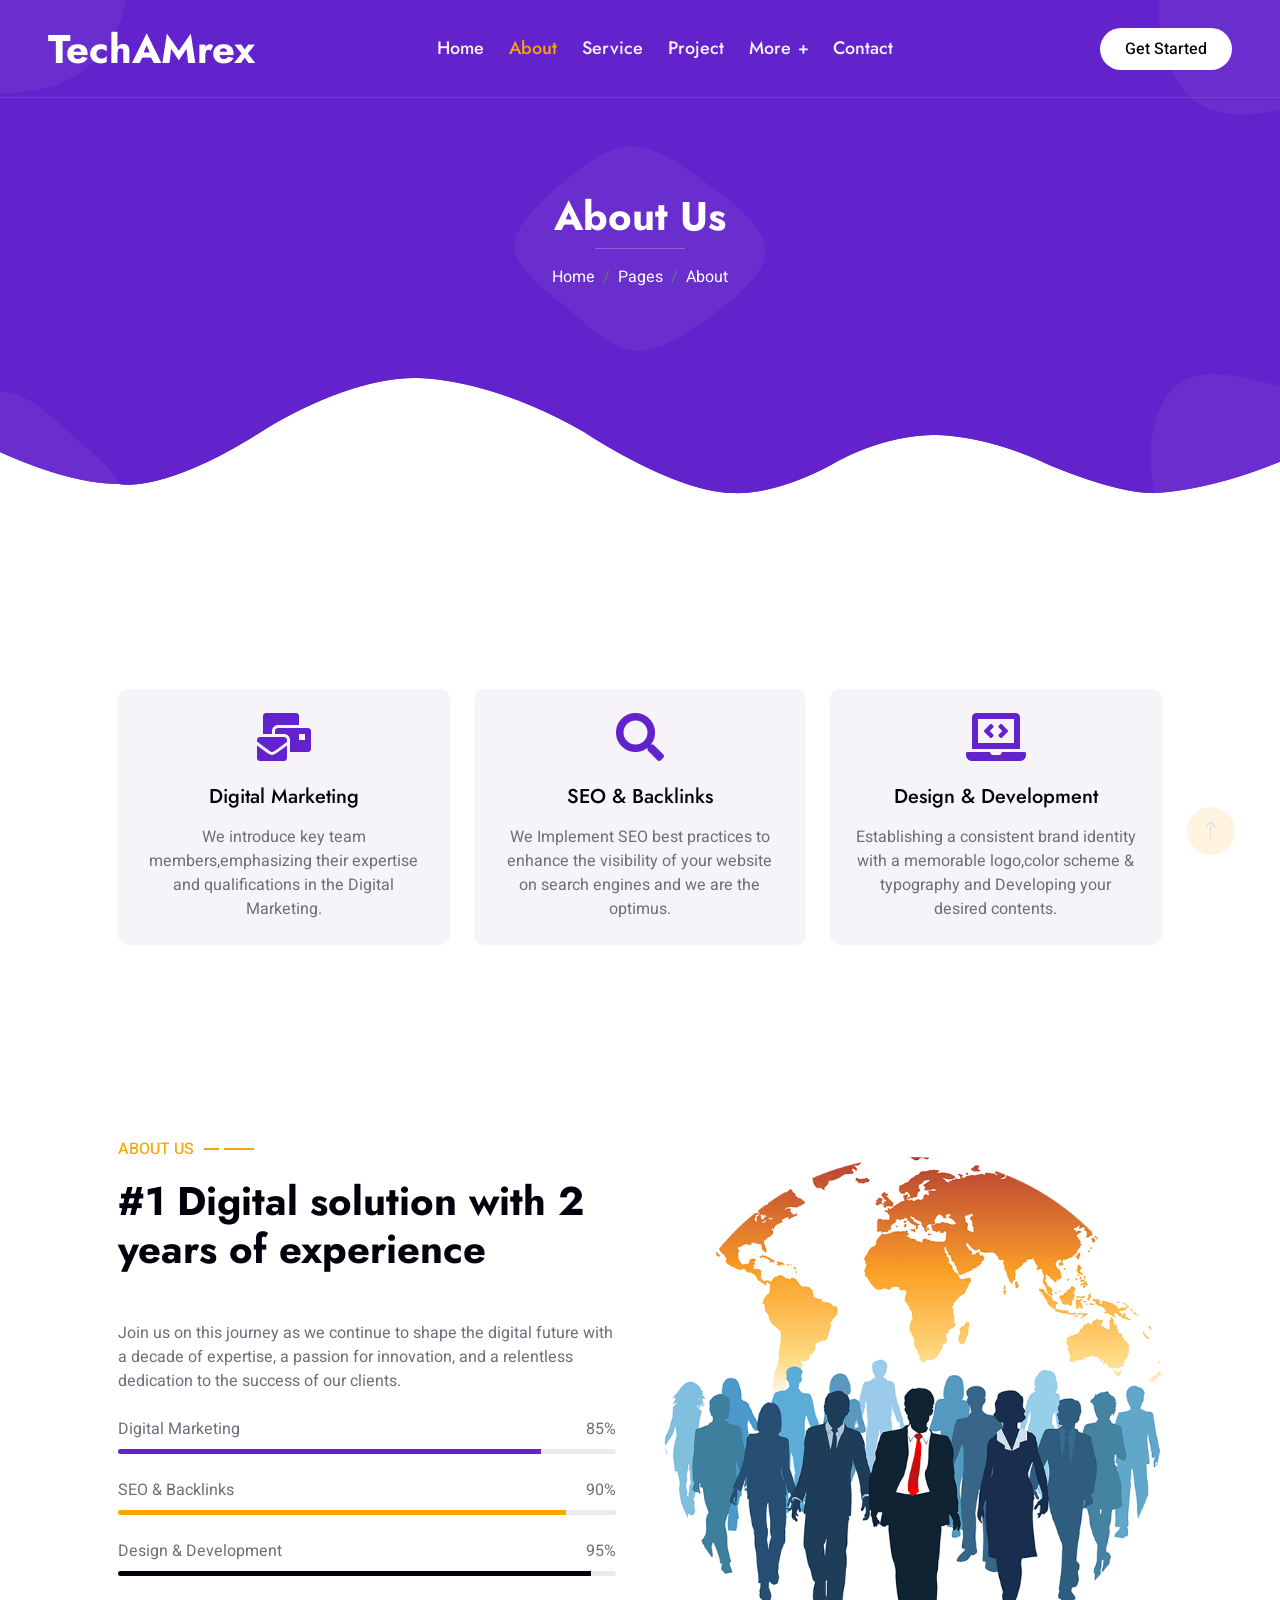
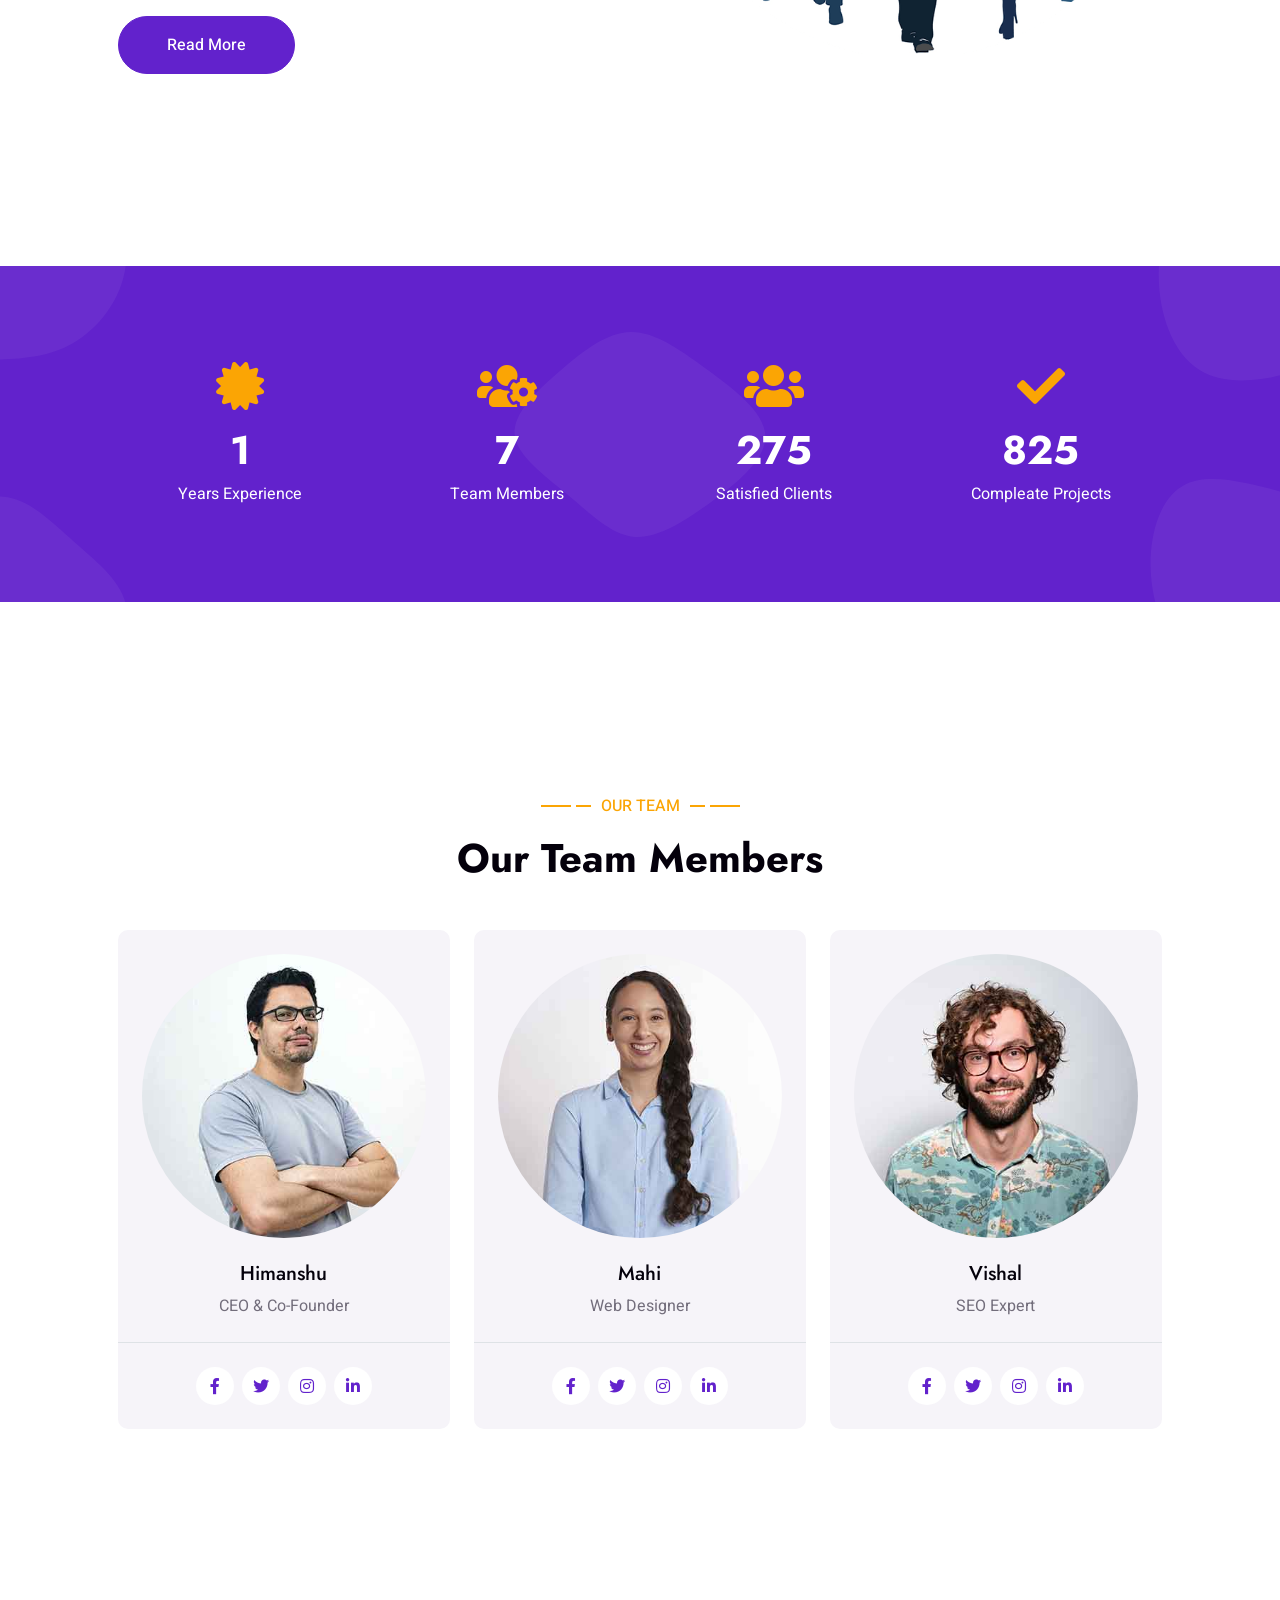
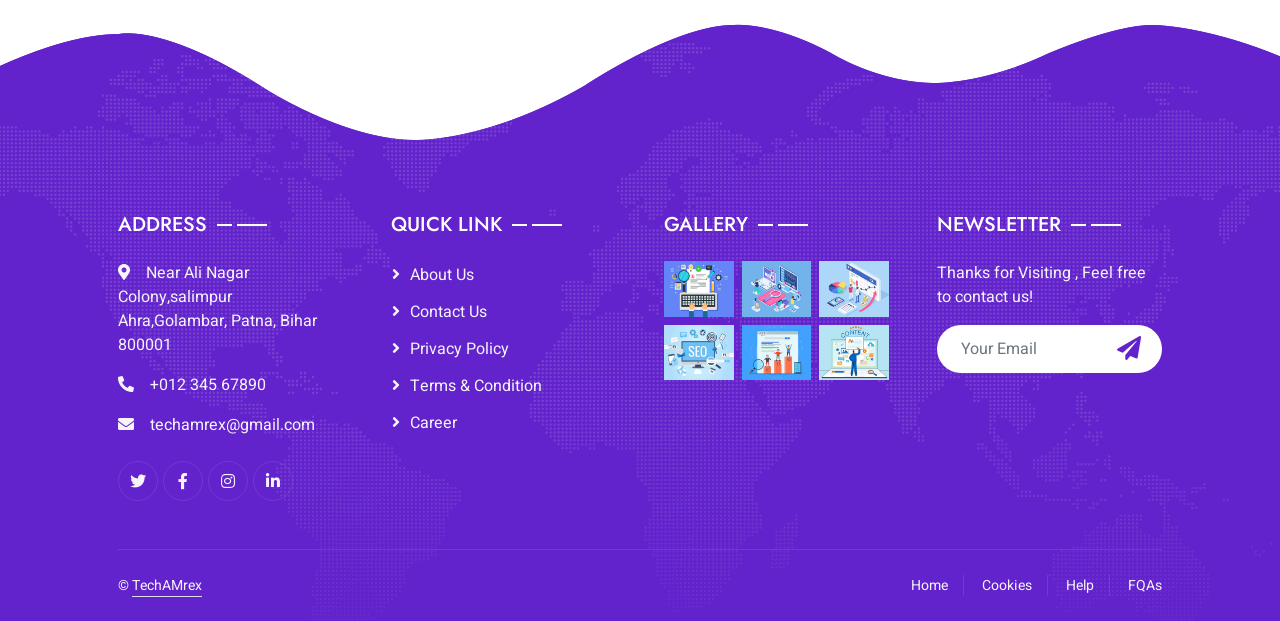
<file: about.html>
<!DOCTYPE html>
<html lang="en">

<head>
    <meta charset="utf-8">
    <title>TechAMrex - The optimus code</title>
    <meta content="width=device-width, initial-scale=1.0" name="viewport">
    <meta content="" name="keywords">
    <meta content="" name="description">

    <!-- Favicon -->
    <link href="img/favicon.ico" rel="icon">

    <!-- Google Web Fonts -->
    <link rel="preconnect" href="https://fonts.googleapis.com">
    <link rel="preconnect" href="https://fonts.gstatic.com" crossorigin>
    <link href="https://fonts.googleapis.com/css2?family=Heebo:wght@400;500&family=Jost:wght@500;600;700&display=swap" rel="stylesheet"> 

    <!-- Icon Font Stylesheet -->
    <link href="https://cdnjs.cloudflare.com/ajax/libs/font-awesome/5.10.0/css/all.min.css" rel="stylesheet">
    <link href="https://cdn.jsdelivr.net/npm/bootstrap-icons@1.4.1/font/bootstrap-icons.css" rel="stylesheet">

    <!-- Libraries Stylesheet -->
    <link href="lib/animate/animate.min.css" rel="stylesheet">
    <link href="lib/owlcarousel/assets/owl.carousel.min.css" rel="stylesheet">
    <link href="lib/lightbox/css/lightbox.min.css" rel="stylesheet">

    <!-- Customized Bootstrap Stylesheet -->
    <link href="css/bootstrap.min.css" rel="stylesheet">

    <!-- Template Stylesheet -->
    <link href="css/style.css" rel="stylesheet">
</head>

<body>
    <div class="container-xxl bg-white p-0">
        <!-- Spinner Start -->
        <div id="spinner" class="show bg-white position-fixed translate-middle w-100 vh-100 top-50 start-50 d-flex align-items-center justify-content-center">
            <div class="spinner-grow text-primary" style="width: 3rem; height: 3rem;" role="status">
                <span class="sr-only">Loading...</span>
            </div>
        </div>
        <!-- Spinner End -->


        <!-- Navbar & Hero Start -->
        <div class="container-xxl position-relative p-0">
            <nav class="navbar navbar-expand-lg navbar-light px-4 px-lg-5 py-3 py-lg-0">
                <a href="" class="navbar-brand p-0">
                    <h1 class="m-0">TechAMrex</h1>
                    <!-- <img src="img/logo.png" alt="Logo"> -->
                </a>
                <button class="navbar-toggler" type="button" data-bs-toggle="collapse" data-bs-target="#navbarCollapse">
                    <span class="fa fa-bars"></span>
                </button>
                <div class="collapse navbar-collapse" id="navbarCollapse">
                    <div class="navbar-nav mx-auto py-0">
                        <a href="index.html" class="nav-item nav-link">Home</a>
                        <a href="about.html" class="nav-item nav-link active">About</a>
                        <a href="service.html" class="nav-item nav-link">Service</a>
                        <a href="project.html" class="nav-item nav-link">Project</a>
                        <div class="nav-item dropdown">
                            <a href="#" class="nav-link dropdown-toggle" data-bs-toggle="dropdown">More</a>
                            <div class="dropdown-menu m-0">
                                <a href="team.html" class="dropdown-item">Our Team</a>
                                <a href="testimonial.html" class="dropdown-item">Testimonial</a>
                                <!-- <a href="404.html" class="dropdown-item">404 Page</a> -->
                            </div>
                        </div>
                        <a href="contact.html" class="nav-item nav-link">Contact</a>
                    </div>
                    <a href="" class="btn rounded-pill py-2 px-4 ms-3 d-none d-lg-block">Get Started</a>
                </div>
            </nav>

            <div class="container-xxl py-5 bg-primary hero-header">
                <div class="container my-5 py-5 px-lg-5">
                    <div class="row g-5 py-5">
                        <div class="col-12 text-center">
                            <h1 class="text-white animated slideInDown">About Us</h1>
                            <hr class="bg-white mx-auto mt-0" style="width: 90px;">
                            <nav aria-label="breadcrumb">
                                <ol class="breadcrumb justify-content-center">
                                    <li class="breadcrumb-item"><a class="text-white" href="#">Home</a></li>
                                    <li class="breadcrumb-item"><a class="text-white" href="#">Pages</a></li>
                                    <li class="breadcrumb-item text-white active" aria-current="page">About</li>
                                </ol>
                            </nav>
                        </div>
                    </div>
                </div>
            </div>
        </div>
        <!-- Navbar & Hero End -->


        <!-- Feature Start -->
        <div class="container-xxl py-5">
            <div class="container py-5 px-lg-5">
                <div class="row g-4">
                    <div class="col-lg-4 wow fadeInUp" data-wow-delay="0.1s">
                        <div class="feature-item bg-light rounded text-center p-4">
                            <i class="fa fa-3x fa-mail-bulk text-primary mb-4"></i>
                            <h5 class="mb-3">Digital Marketing</h5>
                            <p class="m-0">We introduce key team members,emphasizing their expertise and qualifications in the Digital Marketing.</p>
                        </div>
                    </div>
                    <div class="col-lg-4 wow fadeInUp" data-wow-delay="0.3s">
                        <div class="feature-item bg-light rounded text-center p-4">
                            <i class="fa fa-3x fa-search text-primary mb-4"></i>
                            <h5 class="mb-3">SEO & Backlinks</h5>
                            <p class="m-0">We Implement SEO best practices to enhance the visibility of your website on search engines and we are the optimus.</p>
                        </div>
                    </div>
                    <div class="col-lg-4 wow fadeInUp" data-wow-delay="0.5s">
                        <div class="feature-item bg-light rounded text-center p-4">
                            <i class="fa fa-3x fa-laptop-code text-primary mb-4"></i>
                            <h5 class="mb-3">Design & Development</h5>
                            <p class="m-0">Establishing a consistent brand identity with a memorable logo,color scheme & typography and Developing your desired contents.</p>
                        </div>
                    </div>
                </div>
            </div>
        </div>
        <!-- Feature End -->


        <!-- About Start -->
        <div class="container-xxl py-5">
            <div class="container py-5 px-lg-5">
                <div class="row g-5 align-items-center">
                    <div class="col-lg-6 wow fadeInUp" data-wow-delay="0.1s">
                        <p class="section-title text-secondary">About Us<span></span></p>
                        <h1 class="mb-5">#1 Digital solution with 2 years of experience</h1>
                        <p class="mb-4">Join us on this journey as we continue to shape the digital future with a decade of expertise, a passion for innovation, and a relentless dedication to the success of our clients.</p>
                        <div class="skill mb-4">
                            <div class="d-flex justify-content-between">
                                <p class="mb-2">Digital Marketing</p>
                                <p class="mb-2">85%</p>
                            </div>
                            <div class="progress">
                                <div class="progress-bar bg-primary" role="progressbar" aria-valuenow="85" aria-valuemin="0" aria-valuemax="100"></div>
                            </div>
                        </div>
                        <div class="skill mb-4">
                            <div class="d-flex justify-content-between">
                                <p class="mb-2">SEO & Backlinks</p>
                                <p class="mb-2">90%</p>
                            </div>
                            <div class="progress">
                                <div class="progress-bar bg-secondary" role="progressbar" aria-valuenow="90" aria-valuemin="0" aria-valuemax="100"></div>
                            </div>
                        </div>
                        <div class="skill mb-4">
                            <div class="d-flex justify-content-between">
                                <p class="mb-2">Design & Development</p>
                                <p class="mb-2">95%</p>
                            </div>
                            <div class="progress">
                                <div class="progress-bar bg-dark" role="progressbar" aria-valuenow="95" aria-valuemin="0" aria-valuemax="100"></div>
                            </div>
                        </div>
                        <a href="" class="btn btn-primary py-sm-3 px-sm-5 rounded-pill mt-3">Read More</a>
                    </div>
                    <div class="col-lg-6">
                        <img class="img-fluid wow zoomIn" data-wow-delay="0.5s" src="img/about.png">
                    </div>
                </div>
            </div>
        </div>
        <!-- About End -->


        <!-- Facts Start -->
        <div class="container-xxl bg-primary fact py-5 wow fadeInUp" data-wow-delay="0.1s">
            <div class="container py-5 px-lg-5">
                <div class="row g-4">
                    <div class="col-md-6 col-lg-3 text-center wow fadeIn" data-wow-delay="0.1s">
                        <i class="fa fa-certificate fa-3x text-secondary mb-3"></i>
                        <h1 class="text-white mb-2" data-toggle="counter-up">2</h1>
                        <p class="text-white mb-0">Years Experience</p>
                    </div>
                    <div class="col-md-6 col-lg-3 text-center wow fadeIn" data-wow-delay="0.3s">
                        <i class="fa fa-users-cog fa-3x text-secondary mb-3"></i>
                        <h1 class="text-white mb-2" data-toggle="counter-up">25</h1>
                        <p class="text-white mb-0">Team Members</p>
                    </div>
                    <div class="col-md-6 col-lg-3 text-center wow fadeIn" data-wow-delay="0.5s">
                        <i class="fa fa-users fa-3x text-secondary mb-3"></i>
                        <h1 class="text-white mb-2" data-toggle="counter-up">1000</h1>
                        <p class="text-white mb-0">Satisfied Clients</p>
                    </div>
                    <div class="col-md-6 col-lg-3 text-center wow fadeIn" data-wow-delay="0.7s">
                        <i class="fa fa-check fa-3x text-secondary mb-3"></i>
                        <h1 class="text-white mb-2" data-toggle="counter-up">3000</h1>
                        <p class="text-white mb-0">Compleate Projects</p>
                    </div>
                </div>
            </div>
        </div>
        <!-- Facts End -->
        

        <!-- Team Start -->
        <div class="container-xxl py-5">
            <div class="container py-5 px-lg-5">
                <div class="wow fadeInUp" data-wow-delay="0.1s">
                    <p class="section-title text-secondary justify-content-center"><span></span>Our Team<span></span></p>
                    <h1 class="text-center mb-5">Our Team Members</h1>
                </div>
                <div class="row g-4">
                    <div class="col-lg-4 col-md-6 wow fadeInUp" data-wow-delay="0.1s">
                        <div class="team-item bg-light rounded">
                            <div class="text-center border-bottom p-4">
                                <img class="img-fluid rounded-circle mb-4" src="img/team-1.jpg" alt="">
                                <h5>Himanshu</h5>
                                <span>CEO & Co-Founder</span>
                            </div>
                            <div class="d-flex justify-content-center p-4">
                                <a class="btn btn-square mx-1" href=""><i class="fab fa-facebook-f"></i></a>
                                <a class="btn btn-square mx-1" href=""><i class="fab fa-twitter"></i></a>
                                <a class="btn btn-square mx-1" href=""><i class="fab fa-instagram"></i></a>
                                <a class="btn btn-square mx-1" href=""><i class="fab fa-linkedin-in"></i></a>
                            </div>
                        </div>
                    </div>
                    <div class="col-lg-4 col-md-6 wow fadeInUp" data-wow-delay="0.3s">
                        <div class="team-item bg-light rounded">
                            <div class="text-center border-bottom p-4">
                                <img class="img-fluid rounded-circle mb-4" src="img/team-2.jpg" alt="">
                                <h5>Mahi</h5>
                                <span>Web Designer</span>
                            </div>
                            <div class="d-flex justify-content-center p-4">
                                <a class="btn btn-square mx-1" href=""><i class="fab fa-facebook-f"></i></a>
                                <a class="btn btn-square mx-1" href=""><i class="fab fa-twitter"></i></a>
                                <a class="btn btn-square mx-1" href=""><i class="fab fa-instagram"></i></a>
                                <a class="btn btn-square mx-1" href=""><i class="fab fa-linkedin-in"></i></a>
                            </div>
                        </div>
                    </div>
                    <div class="col-lg-4 col-md-6 wow fadeInUp" data-wow-delay="0.5s">
                        <div class="team-item bg-light rounded">
                            <div class="text-center border-bottom p-4">
                                <img class="img-fluid rounded-circle mb-4" src="img/team-3.jpg" alt="">
                                <h5>Vishal</h5>
                                <span>SEO Expert</span>
                            </div>
                            <div class="d-flex justify-content-center p-4">
                                <a class="btn btn-square mx-1" href=""><i class="fab fa-facebook-f"></i></a>
                                <a class="btn btn-square mx-1" href=""><i class="fab fa-twitter"></i></a>
                                <a class="btn btn-square mx-1" href=""><i class="fab fa-instagram"></i></a>
                                <a class="btn btn-square mx-1" href=""><i class="fab fa-linkedin-in"></i></a>
                            </div>
                        </div>
                    </div>
                </div>
            </div>
        </div>
        <!-- Team End -->
        

        <!-- Footer Start -->
        <div class="container-fluid bg-primary text-light footer wow fadeIn" data-wow-delay="0.1s">
            <div class="container py-5 px-lg-5">
                <div class="row g-5">
                    <div class="col-md-6 col-lg-3">
                        <p class="section-title text-white h5 mb-4">Address<span></span></p>
                        <p><i class="fa fa-map-marker-alt me-3"></i>Near Ali Nagar Colony,salimpur Ahra,Golambar, Patna, Bihar 800001</p>
                        <p><i class="fa fa-phone-alt me-3"></i>+012 345 67890</p>
                        <p><i class="fa fa-envelope me-3"></i>techamrex@gmail.com</p>
                        <div class="d-flex pt-2">
                            <a class="btn btn-outline-light btn-social" href=""><i class="fab fa-twitter"></i></a>
                            <a class="btn btn-outline-light btn-social" href=""><i class="fab fa-facebook-f"></i></a>
                            <a class="btn btn-outline-light btn-social" href=""><i class="fab fa-instagram"></i></a>
                            <a class="btn btn-outline-light btn-social" href=""><i class="fab fa-linkedin-in"></i></a>
                        </div>
                    </div>
                    <div class="col-md-6 col-lg-3">
                        <p class="section-title text-white h5 mb-4">Quick Link<span></span></p>
                        <a class="btn btn-link" href="">About Us</a>
                        <a class="btn btn-link" href="">Contact Us</a>
                        <a class="btn btn-link" href="">Privacy Policy</a>
                        <a class="btn btn-link" href="">Terms & Condition</a>
                        <a class="btn btn-link" href="">Career</a>
                    </div>
                    <div class="col-md-6 col-lg-3">
                        <p class="section-title text-white h5 mb-4">Gallery<span></span></p>
                        <div class="row g-2">
                            <div class="col-4">
                                <img class="img-fluid" src="img/portfolio-1.jpg" alt="Image">
                            </div>
                            <div class="col-4">
                                <img class="img-fluid" src="img/portfolio-2.jpg" alt="Image">
                            </div>
                            <div class="col-4">
                                <img class="img-fluid" src="img/portfolio-3.jpg" alt="Image">
                            </div>
                            <div class="col-4">
                                <img class="img-fluid" src="img/portfolio-4.jpg" alt="Image">
                            </div>
                            <div class="col-4">
                                <img class="img-fluid" src="img/portfolio-5.jpg" alt="Image">
                            </div>
                            <div class="col-4">
                                <img class="img-fluid" src="img/portfolio-6.jpg" alt="Image">
                            </div>
                        </div>
                    </div>
                    <div class="col-md-6 col-lg-3">
                        <p class="section-title text-white h5 mb-4">Newsletter<span></span></p>
                        <p>Thanks for Visiting , Feel free to contact us!</p>
                        <div class="position-relative w-100 mt-3">
                            <input class="form-control border-0 rounded-pill w-100 ps-4 pe-5" type="text" placeholder="Your Email" style="height: 48px;">
                            <button type="button" class="btn shadow-none position-absolute top-0 end-0 mt-1 me-2"><i class="fa fa-paper-plane text-primary fs-4"></i></button>
                        </div>
                    </div>
                </div>
            </div>
            <div class="container px-lg-5">
                <div class="copyright">
                    <div class="row">
                        <div class="col-md-6 text-center text-md-start mb-3 mb-md-0">
                            &copy; <a class="border-bottom" href="">TechAMrex</a> 
							
							
							<!-- Designed By <a class="border-bottom" href="https://freewebsitecode.com">Free Website Code</a> -->
                        </div>
                        <div class="col-md-6 text-center text-md-end">
                            <div class="footer-menu">
                                <a href="">Home</a>
                                <a href="">Cookies</a>
                                <a href="">Help</a>
                                <a href="">FQAs</a>
                            </div>
                        </div>
                    </div>
                </div>
            </div>
        </div>
        <!-- Footer End -->


        <!-- Back to Top -->
        <a href="#" class="btn btn-lg btn-secondary btn-lg-square back-to-top"><i class="bi bi-arrow-up"></i></a>
    </div>

    <!-- JavaScript Libraries -->
    <script src="https://code.jquery.com/jquery-3.4.1.min.js"></script>
    <script src="https://cdn.jsdelivr.net/npm/bootstrap@5.0.0/dist/js/bootstrap.bundle.min.js"></script>
    <script src="lib/wow/wow.min.js"></script>
    <script src="lib/easing/easing.min.js"></script>
    <script src="lib/waypoints/waypoints.min.js"></script>
    <script src="lib/counterup/counterup.min.js"></script>
    <script src="lib/owlcarousel/owl.carousel.min.js"></script>
    <script src="lib/isotope/isotope.pkgd.min.js"></script>
    <script src="lib/lightbox/js/lightbox.min.js"></script>

    <!-- Template Javascript -->
    <script src="js/main.js"></script>
</body>

</html>
</file>
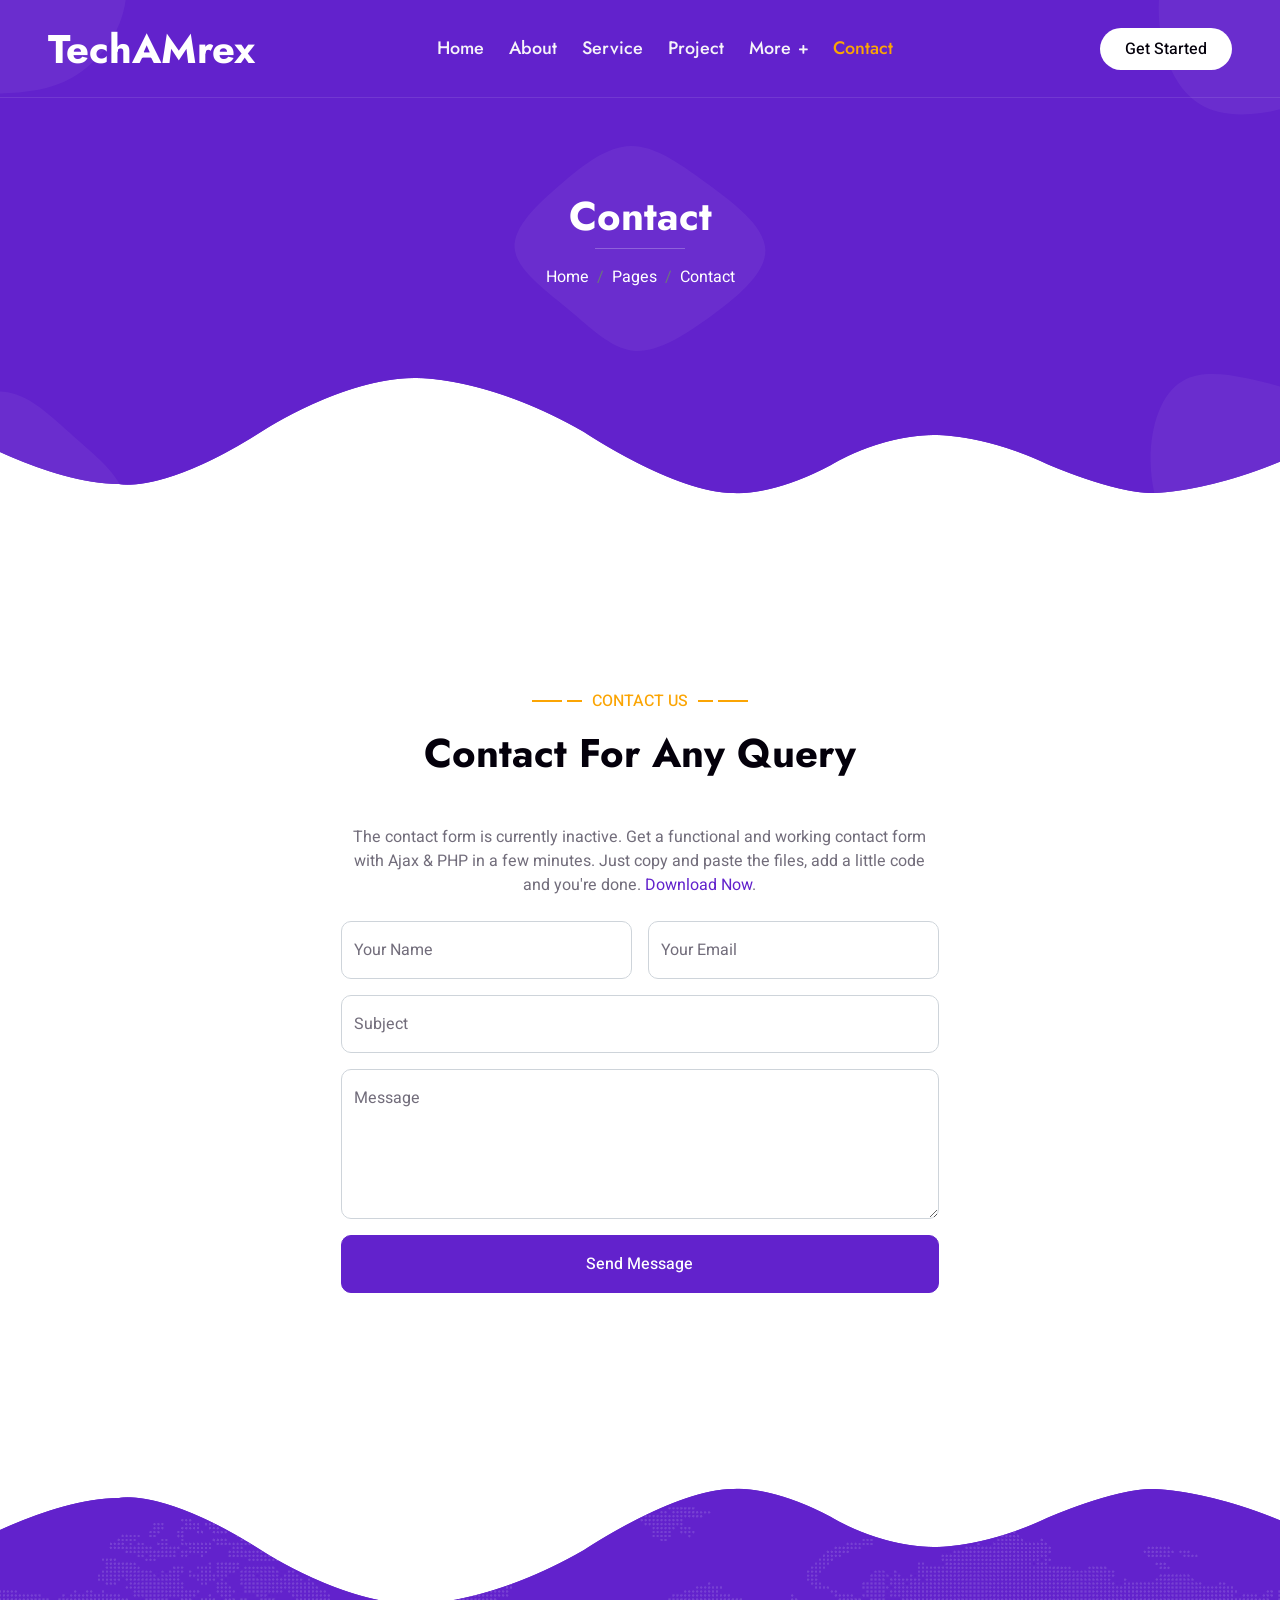
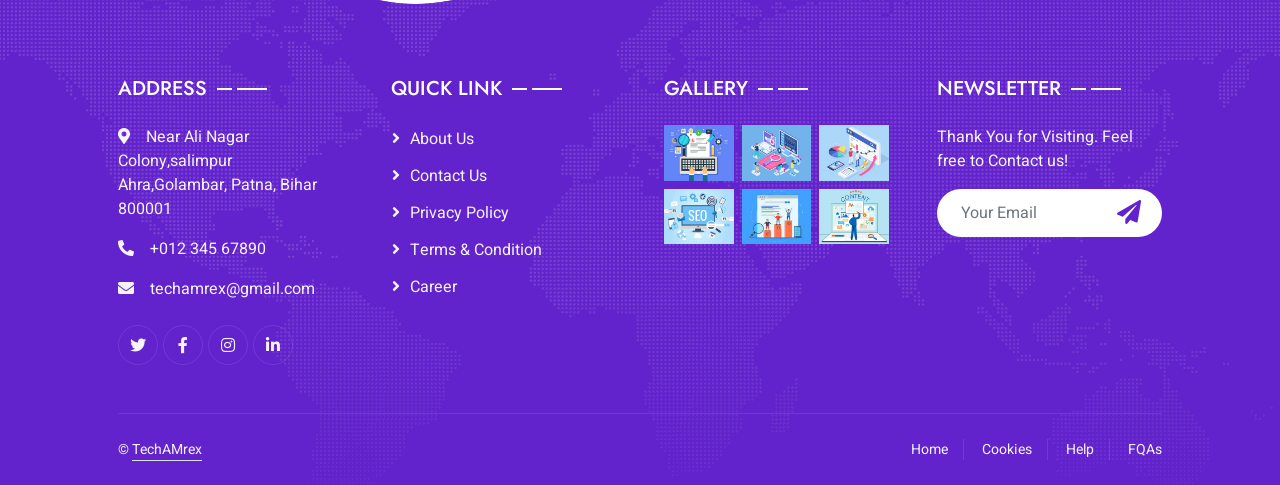
<file: contact.html>
<!DOCTYPE html>
<html lang="en">

<head>
    <meta charset="utf-8">
    <title>TechAMrex-The Optimus Code</title>
    <meta content="width=device-width, initial-scale=1.0" name="viewport">
    <meta content="" name="keywords">
    <meta content="" name="description">

    <!-- Favicon -->
    <link href="img/favicon.ico" rel="icon">

    <!-- Google Web Fonts -->
    <link rel="preconnect" href="https://fonts.googleapis.com">
    <link rel="preconnect" href="https://fonts.gstatic.com" crossorigin>
    <link href="https://fonts.googleapis.com/css2?family=Heebo:wght@400;500&family=Jost:wght@500;600;700&display=swap" rel="stylesheet"> 

    <!-- Icon Font Stylesheet -->
    <link href="https://cdnjs.cloudflare.com/ajax/libs/font-awesome/5.10.0/css/all.min.css" rel="stylesheet">
    <link href="https://cdn.jsdelivr.net/npm/bootstrap-icons@1.4.1/font/bootstrap-icons.css" rel="stylesheet">

    <!-- Libraries Stylesheet -->
    <link href="lib/animate/animate.min.css" rel="stylesheet">
    <link href="lib/owlcarousel/assets/owl.carousel.min.css" rel="stylesheet">
    <link href="lib/lightbox/css/lightbox.min.css" rel="stylesheet">

    <!-- Customized Bootstrap Stylesheet -->
    <link href="css/bootstrap.min.css" rel="stylesheet">

    <!-- Template Stylesheet -->
    <link href="css/style.css" rel="stylesheet">
</head>

<body>
    <div class="container-xxl bg-white p-0">
        <!-- Spinner Start -->
        <div id="spinner" class="show bg-white position-fixed translate-middle w-100 vh-100 top-50 start-50 d-flex align-items-center justify-content-center">
            <div class="spinner-grow text-primary" style="width: 3rem; height: 3rem;" role="status">
                <span class="sr-only">Loading...</span>
            </div>
        </div>
        <!-- Spinner End -->


        <!-- Navbar & Hero Start -->
        <div class="container-xxl position-relative p-0">
            <nav class="navbar navbar-expand-lg navbar-light px-4 px-lg-5 py-3 py-lg-0">
                <a href="" class="navbar-brand p-0">
                    <h1 class="m-0">TechAMrex</h1>
                    <!-- <img src="img/logo.png" alt="Logo"> -->
                </a>
                <button class="navbar-toggler" type="button" data-bs-toggle="collapse" data-bs-target="#navbarCollapse">
                    <span class="fa fa-bars"></span>
                </button>
                <div class="collapse navbar-collapse" id="navbarCollapse">
                    <div class="navbar-nav mx-auto py-0">
                        <a href="index.html" class="nav-item nav-link">Home</a>
                        <a href="about.html" class="nav-item nav-link">About</a>
                        <a href="service.html" class="nav-item nav-link">Service</a>
                        <a href="project.html" class="nav-item nav-link">Project</a>
                        <div class="nav-item dropdown">
                            <a href="#" class="nav-link dropdown-toggle" data-bs-toggle="dropdown">More</a>
                            <div class="dropdown-menu m-0">
                                <a href="team.html" class="dropdown-item">Our Team</a>
                                <a href="testimonial.html" class="dropdown-item">Testimonial</a>
                                <!-- <a href="404.html" class="dropdown-item">404 Page</a> -->
                            </div>
                        </div>
                        <a href="contact.html" class="nav-item nav-link active">Contact</a>
                    </div>
                    <a href="" class="btn rounded-pill py-2 px-4 ms-3 d-none d-lg-block">Get Started</a>
                </div>
            </nav>

            <div class="container-xxl py-5 bg-primary hero-header">
                <div class="container my-5 py-5 px-lg-5">
                    <div class="row g-5 py-5">
                        <div class="col-12 text-center">
                            <h1 class="text-white animated slideInDown">Contact</h1>
                            <hr class="bg-white mx-auto mt-0" style="width: 90px;">
                            <nav aria-label="breadcrumb">
                                <ol class="breadcrumb justify-content-center">
                                    <li class="breadcrumb-item"><a class="text-white" href="#">Home</a></li>
                                    <li class="breadcrumb-item"><a class="text-white" href="#">Pages</a></li>
                                    <li class="breadcrumb-item text-white active" aria-current="page">Contact</li>
                                </ol>
                            </nav>
                        </div>
                    </div>
                </div>
            </div>
        </div>
        <!-- Navbar & Hero End -->


        <!-- Contact Start -->
        <div class="container-xxl py-5">
            <div class="container py-5 px-lg-5">
                <div class="wow fadeInUp" data-wow-delay="0.1s">
                    <p class="section-title text-secondary justify-content-center"><span></span>Contact Us<span></span></p>
                    <h1 class="text-center mb-5">Contact For Any Query</h1>
                </div>
                <div class="row justify-content-center">
                    <div class="col-lg-7">
                        <div class="wow fadeInUp" data-wow-delay="0.3s">
                            <p class="text-center mb-4">The contact form is currently inactive. Get a functional and working contact form with Ajax & PHP in a few minutes. Just copy and paste the files, add a little code and you're done. <a href="https://freewebsitecode.com/contact-form">Download Now</a>.</p>
                            <form>
                                <div class="row g-3">
                                    <div class="col-md-6">
                                        <div class="form-floating">
                                            <input type="text" class="form-control" id="name" placeholder="Your Name">
                                            <label for="name">Your Name</label>
                                        </div>
                                    </div>
                                    <div class="col-md-6">
                                        <div class="form-floating">
                                            <input type="email" class="form-control" id="email" placeholder="Your Email">
                                            <label for="email">Your Email</label>
                                        </div>
                                    </div>
                                    <div class="col-12">
                                        <div class="form-floating">
                                            <input type="text" class="form-control" id="subject" placeholder="Subject">
                                            <label for="subject">Subject</label>
                                        </div>
                                    </div>
                                    <div class="col-12">
                                        <div class="form-floating">
                                            <textarea class="form-control" placeholder="Leave a message here" id="message" style="height: 150px"></textarea>
                                            <label for="message">Message</label>
                                        </div>
                                    </div>
                                    <div class="col-12">
                                        <button class="btn btn-primary w-100 py-3" type="submit">Send Message</button>
                                    </div>
                                </div>
                            </form>
                        </div>
                    </div>
                </div>
            </div>
        </div>
        <!-- Contact End -->
        

        <!-- Footer Start -->
        <div class="container-fluid bg-primary text-light footer wow fadeIn" data-wow-delay="0.1s">
            <div class="container py-5 px-lg-5">
                <div class="row g-5">
                    <div class="col-md-6 col-lg-3">
                        <p class="section-title text-white h5 mb-4">Address<span></span></p>
                        <p><i class="fa fa-map-marker-alt me-3"></i>Near Ali Nagar Colony,salimpur Ahra,Golambar, Patna, Bihar 800001</p>
                        <p><i class="fa fa-phone-alt me-3"></i>+012 345 67890</p>
                        <p><i class="fa fa-envelope me-3"></i>techamrex@gmail.com</p>
                        <div class="d-flex pt-2">
                            <a class="btn btn-outline-light btn-social" href=""><i class="fab fa-twitter"></i></a>
                            <a class="btn btn-outline-light btn-social" href=""><i class="fab fa-facebook-f"></i></a>
                            <a class="btn btn-outline-light btn-social" href=""><i class="fab fa-instagram"></i></a>
                            <a class="btn btn-outline-light btn-social" href=""><i class="fab fa-linkedin-in"></i></a>
                        </div>
                    </div>
                    <div class="col-md-6 col-lg-3">
                        <p class="section-title text-white h5 mb-4">Quick Link<span></span></p>
                        <a class="btn btn-link" href="">About Us</a>
                        <a class="btn btn-link" href="">Contact Us</a>
                        <a class="btn btn-link" href="">Privacy Policy</a>
                        <a class="btn btn-link" href="">Terms & Condition</a>
                        <a class="btn btn-link" href="">Career</a>
                    </div>
                    <div class="col-md-6 col-lg-3">
                        <p class="section-title text-white h5 mb-4">Gallery<span></span></p>
                        <div class="row g-2">
                            <div class="col-4">
                                <img class="img-fluid" src="img/portfolio-1.jpg" alt="Image">
                            </div>
                            <div class="col-4">
                                <img class="img-fluid" src="img/portfolio-2.jpg" alt="Image">
                            </div>
                            <div class="col-4">
                                <img class="img-fluid" src="img/portfolio-3.jpg" alt="Image">
                            </div>
                            <div class="col-4">
                                <img class="img-fluid" src="img/portfolio-4.jpg" alt="Image">
                            </div>
                            <div class="col-4">
                                <img class="img-fluid" src="img/portfolio-5.jpg" alt="Image">
                            </div>
                            <div class="col-4">
                                <img class="img-fluid" src="img/portfolio-6.jpg" alt="Image">
                            </div>
                        </div>
                    </div>
                    <div class="col-md-6 col-lg-3">
                        <p class="section-title text-white h5 mb-4">Newsletter<span></span></p>
                        <p>Thank You for Visiting. Feel free to Contact us!</p>
                        <div class="position-relative w-100 mt-3">
                            <input class="form-control border-0 rounded-pill w-100 ps-4 pe-5" type="text" placeholder="Your Email" style="height: 48px;">
                            <button type="button" class="btn shadow-none position-absolute top-0 end-0 mt-1 me-2"><i class="fa fa-paper-plane text-primary fs-4"></i></button>
                        </div>
                    </div>
                </div>
            </div>
            <div class="container px-lg-5">
                <div class="copyright">
                    <div class="row">
                        <div class="col-md-6 text-center text-md-start mb-3 mb-md-0">
                            &copy; <a class="border-bottom" href="">TechAMrex</a>
							
							<!-- Designed By <a class="border-bottom" href="https://freewebsitecode.com">Free Website Code</a> -->
                        </div>
                        <div class="col-md-6 text-center text-md-end">
                            <div class="footer-menu">
                                <a href="">Home</a>
                                <a href="">Cookies</a>
                                <a href="">Help</a>
                                <a href="">FQAs</a>
                            </div>
                        </div>
                    </div>
                </div>
            </div>
        </div>
        <!-- Footer End -->


        <!-- Back to Top -->
        <a href="#" class="btn btn-lg btn-secondary btn-lg-square back-to-top"><i class="bi bi-arrow-up"></i></a>
    </div>

    <!-- JavaScript Libraries -->
    <script src="https://code.jquery.com/jquery-3.4.1.min.js"></script>
    <script src="https://cdn.jsdelivr.net/npm/bootstrap@5.0.0/dist/js/bootstrap.bundle.min.js"></script>
    <script src="lib/wow/wow.min.js"></script>
    <script src="lib/easing/easing.min.js"></script>
    <script src="lib/waypoints/waypoints.min.js"></script>
    <script src="lib/counterup/counterup.min.js"></script>
    <script src="lib/owlcarousel/owl.carousel.min.js"></script>
    <script src="lib/isotope/isotope.pkgd.min.js"></script>
    <script src="lib/lightbox/js/lightbox.min.js"></script>

    <!-- Template Javascript -->
    <script src="js/main.js"></script>
</body>

</html>
</file>
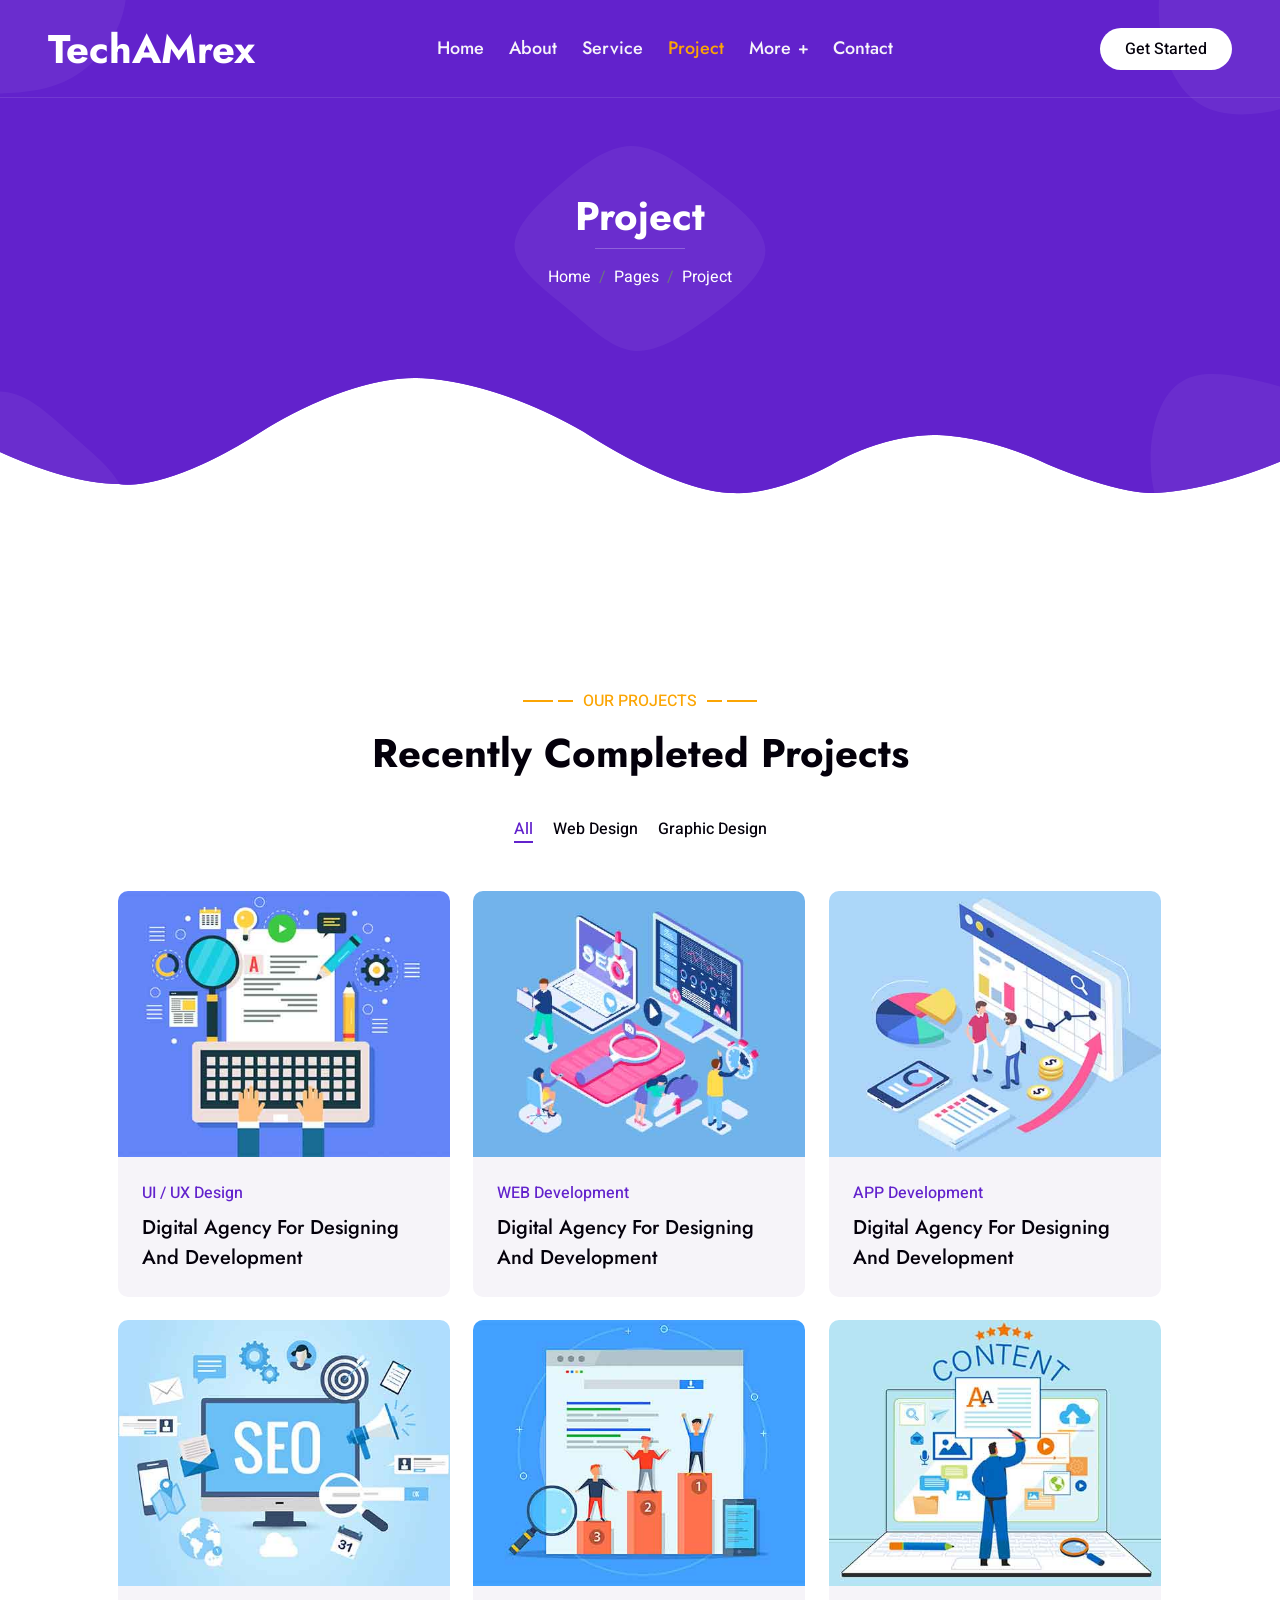
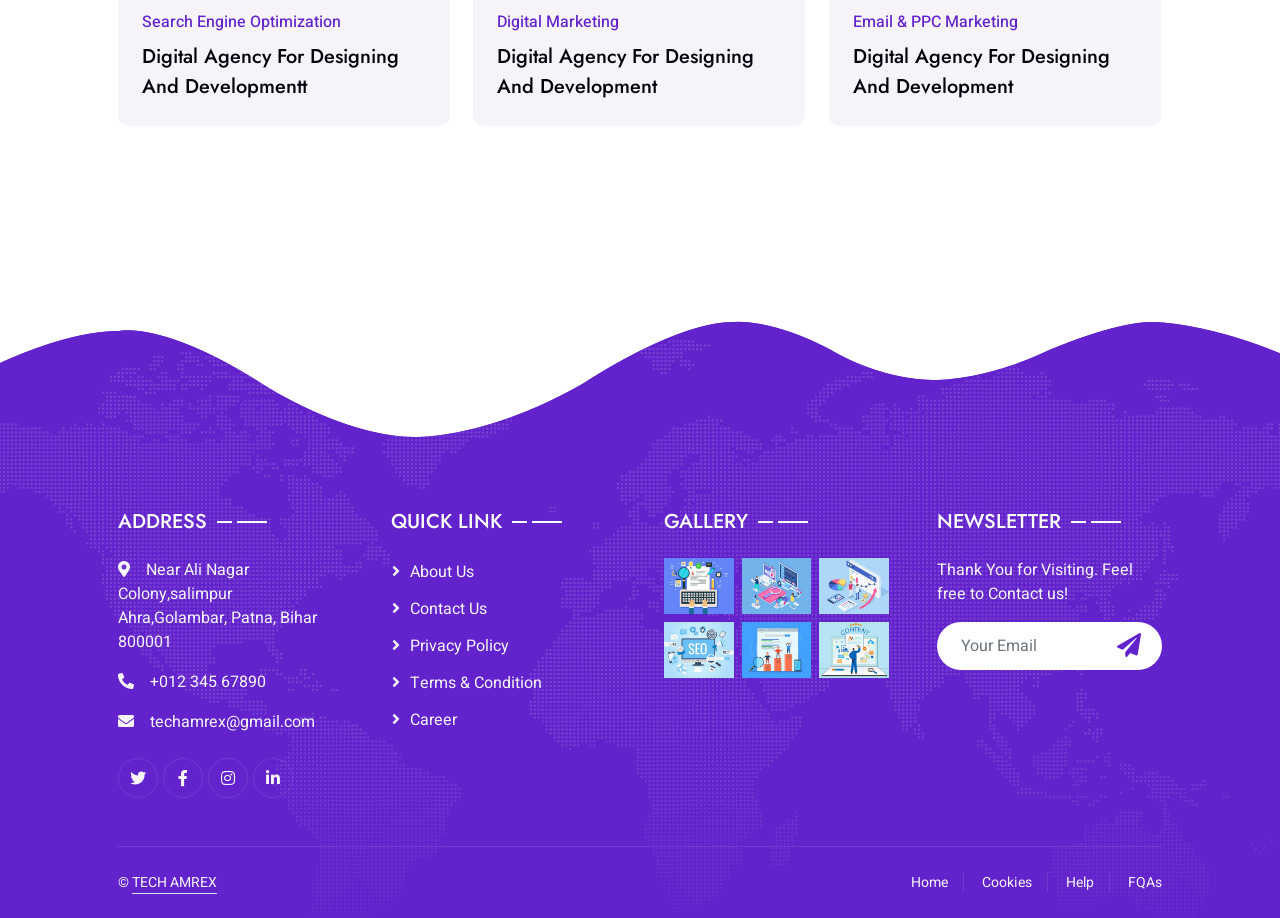
<file: project.html>
<!DOCTYPE html>
<html lang="en">

<head>
    <meta charset="utf-8">
    <title>TechAMrex - The optimus code</title>
    <meta content="width=device-width, initial-scale=1.0" name="viewport">
    <meta content="" name="keywords">
    <meta content="" name="description">

    <!-- Favicon -->
    <link href="img/favicon.ico" rel="icon">

    <!-- Google Web Fonts -->
    <link rel="preconnect" href="https://fonts.googleapis.com">
    <link rel="preconnect" href="https://fonts.gstatic.com" crossorigin>
    <link href="https://fonts.googleapis.com/css2?family=Heebo:wght@400;500&family=Jost:wght@500;600;700&display=swap" rel="stylesheet"> 

    <!-- Icon Font Stylesheet -->
    <link href="https://cdnjs.cloudflare.com/ajax/libs/font-awesome/5.10.0/css/all.min.css" rel="stylesheet">
    <link href="https://cdn.jsdelivr.net/npm/bootstrap-icons@1.4.1/font/bootstrap-icons.css" rel="stylesheet">

    <!-- Libraries Stylesheet -->
    <link href="lib/animate/animate.min.css" rel="stylesheet">
    <link href="lib/owlcarousel/assets/owl.carousel.min.css" rel="stylesheet">
    <link href="lib/lightbox/css/lightbox.min.css" rel="stylesheet">

    <!-- Customized Bootstrap Stylesheet -->
    <link href="css/bootstrap.min.css" rel="stylesheet">

    <!-- Template Stylesheet -->
    <link href="css/style.css" rel="stylesheet">
</head>

<body>
    <div class="container-xxl bg-white p-0">
        <!-- Spinner Start -->
        <div id="spinner" class="show bg-white position-fixed translate-middle w-100 vh-100 top-50 start-50 d-flex align-items-center justify-content-center">
            <div class="spinner-grow text-primary" style="width: 3rem; height: 3rem;" role="status">
                <span class="sr-only">Loading...</span>
            </div>
        </div>
        <!-- Spinner End -->


        <!-- Navbar & Hero Start -->
        <div class="container-xxl position-relative p-0">
            <nav class="navbar navbar-expand-lg navbar-light px-4 px-lg-5 py-3 py-lg-0">
                <a href="" class="navbar-brand p-0">
                    <h1 class="m-0">TechAMrex</h1>
                    <!-- <img src="img/logo.png" alt="Logo"> -->
                </a>
                <button class="navbar-toggler" type="button" data-bs-toggle="collapse" data-bs-target="#navbarCollapse">
                    <span class="fa fa-bars"></span>
                </button>
                <div class="collapse navbar-collapse" id="navbarCollapse">
                    <div class="navbar-nav mx-auto py-0">
                        <a href="index.html" class="nav-item nav-link">Home</a>
                        <a href="about.html" class="nav-item nav-link">About</a>
                        <a href="service.html" class="nav-item nav-link">Service</a>
                        <a href="project.html" class="nav-item nav-link active">Project</a>
                        <div class="nav-item dropdown">
                            <a href="#" class="nav-link dropdown-toggle" data-bs-toggle="dropdown">More</a>
                            <div class="dropdown-menu m-0">
                                <a href="team.html" class="dropdown-item">Our Team</a>
                                <a href="testimonial.html" class="dropdown-item">Testimonial</a>
                                <!-- <a href="404.html" class="dropdown-item">404 Page</a> -->
                            </div>
                        </div>
                        <a href="contact.html" class="nav-item nav-link">Contact</a>
                    </div>
                    <a href="" class="btn rounded-pill py-2 px-4 ms-3 d-none d-lg-block">Get Started</a>
                </div>
            </nav>

            <div class="container-xxl py-5 bg-primary hero-header">
                <div class="container my-5 py-5 px-lg-5">
                    <div class="row g-5 py-5">
                        <div class="col-12 text-center">
                            <h1 class="text-white animated slideInDown">Project</h1>
                            <hr class="bg-white mx-auto mt-0" style="width: 90px;">
                            <nav aria-label="breadcrumb">
                                <ol class="breadcrumb justify-content-center">
                                    <li class="breadcrumb-item"><a class="text-white" href="#">Home</a></li>
                                    <li class="breadcrumb-item"><a class="text-white" href="#">Pages</a></li>
                                    <li class="breadcrumb-item text-white active" aria-current="page">Project</li>
                                </ol>
                            </nav>
                        </div>
                    </div>
                </div>
            </div>
        </div>
        <!-- Navbar & Hero End -->


        <!-- Projects Start -->
        <div class="container-xxl py-5">
            <div class="container py-5 px-lg-5">
                <div class="wow fadeInUp" data-wow-delay="0.1s">
                    <p class="section-title text-secondary justify-content-center"><span></span>Our Projects<span></span></p>
                    <h1 class="text-center mb-5">Recently Completed Projects</h1>
                </div>
                <div class="row mt-n2 wow fadeInUp" data-wow-delay="0.3s">
                    <div class="col-12 text-center">
                        <ul class="list-inline mb-5" id="portfolio-flters">
                            <li class="mx-2 active" data-filter="*">All</li>
                            <li class="mx-2" data-filter=".first">Web Design</li>
                            <li class="mx-2" data-filter=".second">Graphic Design</li>
                        </ul>
                    </div>
                </div>
                <div class="row g-4 portfolio-container">
                    <div class="col-lg-4 col-md-6 portfolio-item first wow fadeInUp" data-wow-delay="0.1s">
                        <div class="rounded overflow-hidden">
                            <div class="position-relative overflow-hidden">
                                <img class="img-fluid w-100" src="img/portfolio-1.jpg" alt="">
                                <div class="portfolio-overlay">
                                    <a class="btn btn-square btn-outline-light mx-1" href="img/portfolio-1.jpg" data-lightbox="portfolio"><i class="fa fa-eye"></i></a>
                                    <a class="btn btn-square btn-outline-light mx-1" href=""><i class="fa fa-link"></i></a>
                                </div>
                            </div>
                            <div class="bg-light p-4">
                                <p class="text-primary fw-medium mb-2">UI / UX Design</p>
                                <h5 class="lh-base mb-0">Digital Agency For Designing And Development</a>
                            </div>
                        </div>
                    </div>
                    <div class="col-lg-4 col-md-6 portfolio-item second wow fadeInUp" data-wow-delay="0.3s">
                        <div class="rounded overflow-hidden">
                            <div class="position-relative overflow-hidden">
                                <img class="img-fluid w-100" src="img/portfolio-2.jpg" alt="">
                                <div class="portfolio-overlay">
                                    <a class="btn btn-square btn-outline-light mx-1" href="img/portfolio-2.jpg" data-lightbox="portfolio"><i class="fa fa-eye"></i></a>
                                    <a class="btn btn-square btn-outline-light mx-1" href=""><i class="fa fa-link"></i></a>
                                </div>
                            </div>
                            <div class="bg-light p-4">
                                <p class="text-primary fw-medium mb-2">WEB Development</p>
                                <h5 class="lh-base mb-0">Digital Agency For Designing And Development</a>
                            </div>
                        </div>
                    </div>
                    <div class="col-lg-4 col-md-6 portfolio-item first wow fadeInUp" data-wow-delay="0.5s">
                        <div class="rounded overflow-hidden">
                            <div class="position-relative overflow-hidden">
                                <img class="img-fluid w-100" src="img/portfolio-3.jpg" alt="">
                                <div class="portfolio-overlay">
                                    <a class="btn btn-square btn-outline-light mx-1" href="img/portfolio-3.jpg" data-lightbox="portfolio"><i class="fa fa-eye"></i></a>
                                    <a class="btn btn-square btn-outline-light mx-1" href=""><i class="fa fa-link"></i></a>
                                </div>
                            </div>
                            <div class="bg-light p-4">
                                <p class="text-primary fw-medium mb-2">APP Development</p>
                                <h5 class="lh-base mb-0">Digital Agency For Designing And Development</a>
                            </div>
                        </div>
                    </div>
                    <div class="col-lg-4 col-md-6 portfolio-item second wow fadeInUp" data-wow-delay="0.1s">
                        <div class="rounded overflow-hidden">
                            <div class="position-relative overflow-hidden">
                                <img class="img-fluid w-100" src="img/portfolio-4.jpg" alt="">
                                <div class="portfolio-overlay">
                                    <a class="btn btn-square btn-outline-light mx-1" href="img/portfolio-4.jpg" data-lightbox="portfolio"><i class="fa fa-eye"></i></a>
                                    <a class="btn btn-square btn-outline-light mx-1" href=""><i class="fa fa-link"></i></a>
                                </div>
                            </div>
                            <div class="bg-light p-4">
                                <p class="text-primary fw-medium mb-2">Search Engine Optimization</p>
                                <h5 class="lh-base mb-0">Digital Agency For Designing And Developmentt</a>
                            </div>
                        </div>
                    </div>
                    <div class="col-lg-4 col-md-6 portfolio-item first wow fadeInUp" data-wow-delay="0.3s">
                        <div class="rounded overflow-hidden">
                            <div class="position-relative overflow-hidden">
                                <img class="img-fluid w-100" src="img/portfolio-5.jpg" alt="">
                                <div class="portfolio-overlay">
                                    <a class="btn btn-square btn-outline-light mx-1" href="img/portfolio-5.jpg" data-lightbox="portfolio"><i class="fa fa-eye"></i></a>
                                    <a class="btn btn-square btn-outline-light mx-1" href=""><i class="fa fa-link"></i></a>
                                </div>
                            </div>
                            <div class="bg-light p-4">
                                <p class="text-primary fw-medium mb-2">Digital Marketing</p>
                                <h5 class="lh-base mb-0">Digital Agency For Designing And Development</a>
                            </div>
                        </div>
                    </div>
                    <div class="col-lg-4 col-md-6 portfolio-item second wow fadeInUp" data-wow-delay="0.5s">
                        <div class="rounded overflow-hidden">
                            <div class="position-relative overflow-hidden">
                                <img class="img-fluid w-100" src="img/portfolio-6.jpg" alt="">
                                <div class="portfolio-overlay">
                                    <a class="btn btn-square btn-outline-light mx-1" href="img/portfolio-6.jpg" data-lightbox="portfolio"><i class="fa fa-eye"></i></a>
                                    <a class="btn btn-square btn-outline-light mx-1" href=""><i class="fa fa-link"></i></a>
                                </div>
                            </div>
                            <div class="bg-light p-4">
                                <p class="text-primary fw-medium mb-2">Email & PPC Marketing</p>
                                <h5 class="lh-base mb-0">Digital Agency For Designing And Development</a>
                            </div>
                        </div>
                    </div>
                </div>
            </div>
        </div>
        <!-- Projects End -->
        

        <!-- Footer Start -->
        <div class="container-fluid bg-primary text-light footer wow fadeIn" data-wow-delay="0.1s">
            <div class="container py-5 px-lg-5">
                <div class="row g-5">
                    <div class="col-md-6 col-lg-3">
                        <p class="section-title text-white h5 mb-4">Address<span></span></p>
                        <p><i class="fa fa-map-marker-alt me-3"></i>Near Ali Nagar Colony,salimpur Ahra,Golambar, Patna, Bihar 800001</p>
                        <p><i class="fa fa-phone-alt me-3"></i>+012 345 67890</p>
                        <p><i class="fa fa-envelope me-3"></i>techamrex@gmail.com</p>
                        <div class="d-flex pt-2">
                            <a class="btn btn-outline-light btn-social" href=""><i class="fab fa-twitter"></i></a>
                            <a class="btn btn-outline-light btn-social" href=""><i class="fab fa-facebook-f"></i></a>
                            <a class="btn btn-outline-light btn-social" href=""><i class="fab fa-instagram"></i></a>
                            <a class="btn btn-outline-light btn-social" href=""><i class="fab fa-linkedin-in"></i></a>
                        </div>
                    </div>
                    <div class="col-md-6 col-lg-3">
                        <p class="section-title text-white h5 mb-4">Quick Link<span></span></p>
                        <a class="btn btn-link" href="">About Us</a>
                        <a class="btn btn-link" href="">Contact Us</a>
                        <a class="btn btn-link" href="">Privacy Policy</a>
                        <a class="btn btn-link" href="">Terms & Condition</a>
                        <a class="btn btn-link" href="">Career</a>
                    </div>
                    <div class="col-md-6 col-lg-3">
                        <p class="section-title text-white h5 mb-4">Gallery<span></span></p>
                        <div class="row g-2">
                            <div class="col-4">
                                <img class="img-fluid" src="img/portfolio-1.jpg" alt="Image">
                            </div>
                            <div class="col-4">
                                <img class="img-fluid" src="img/portfolio-2.jpg" alt="Image">
                            </div>
                            <div class="col-4">
                                <img class="img-fluid" src="img/portfolio-3.jpg" alt="Image">
                            </div>
                            <div class="col-4">
                                <img class="img-fluid" src="img/portfolio-4.jpg" alt="Image">
                            </div>
                            <div class="col-4">
                                <img class="img-fluid" src="img/portfolio-5.jpg" alt="Image">
                            </div>
                            <div class="col-4">
                                <img class="img-fluid" src="img/portfolio-6.jpg" alt="Image">
                            </div>
                        </div>
                    </div>
                    <div class="col-md-6 col-lg-3">
                        <p class="section-title text-white h5 mb-4">Newsletter<span></span></p>
                        <p>Thank You for Visiting. Feel free to Contact us!</p>
                        <div class="position-relative w-100 mt-3">
                            <input class="form-control border-0 rounded-pill w-100 ps-4 pe-5" type="text" placeholder="Your Email" style="height: 48px;">
                            <button type="button" class="btn shadow-none position-absolute top-0 end-0 mt-1 me-2"><i class="fa fa-paper-plane text-primary fs-4"></i></button>
                        </div>
                    </div>
                </div>
            </div>
            <div class="container px-lg-5">
                <div class="copyright">
                    <div class="row">
                        <div class="col-md-6 text-center text-md-start mb-3 mb-md-0">
                            &copy; <a class="border-bottom" href="">TECH AMREX</a> 
							
							
							<!-- Designed By <a class="border-bottom" href="https://freewebsitecode.com">Free Website Code</a> -->
                        </div>
                        <div class="col-md-6 text-center text-md-end">
                            <div class="footer-menu">
                                <a href="">Home</a>
                                <a href="">Cookies</a>
                                <a href="">Help</a>
                                <a href="">FQAs</a>
                            </div>
                        </div>
                    </div>
                </div>
            </div>
        </div>
        <!-- Footer End -->


        <!-- Back to Top -->
        <a href="#" class="btn btn-lg btn-secondary btn-lg-square back-to-top"><i class="bi bi-arrow-up"></i></a>
    </div>

    <!-- JavaScript Libraries -->
    <script src="https://code.jquery.com/jquery-3.4.1.min.js"></script>
    <script src="https://cdn.jsdelivr.net/npm/bootstrap@5.0.0/dist/js/bootstrap.bundle.min.js"></script>
    <script src="lib/wow/wow.min.js"></script>
    <script src="lib/easing/easing.min.js"></script>
    <script src="lib/waypoints/waypoints.min.js"></script>
    <script src="lib/counterup/counterup.min.js"></script>
    <script src="lib/owlcarousel/owl.carousel.min.js"></script>
    <script src="lib/isotope/isotope.pkgd.min.js"></script>
    <script src="lib/lightbox/js/lightbox.min.js"></script>

    <!-- Template Javascript -->
    <script src="js/main.js"></script>
</body>

</html>
</file>
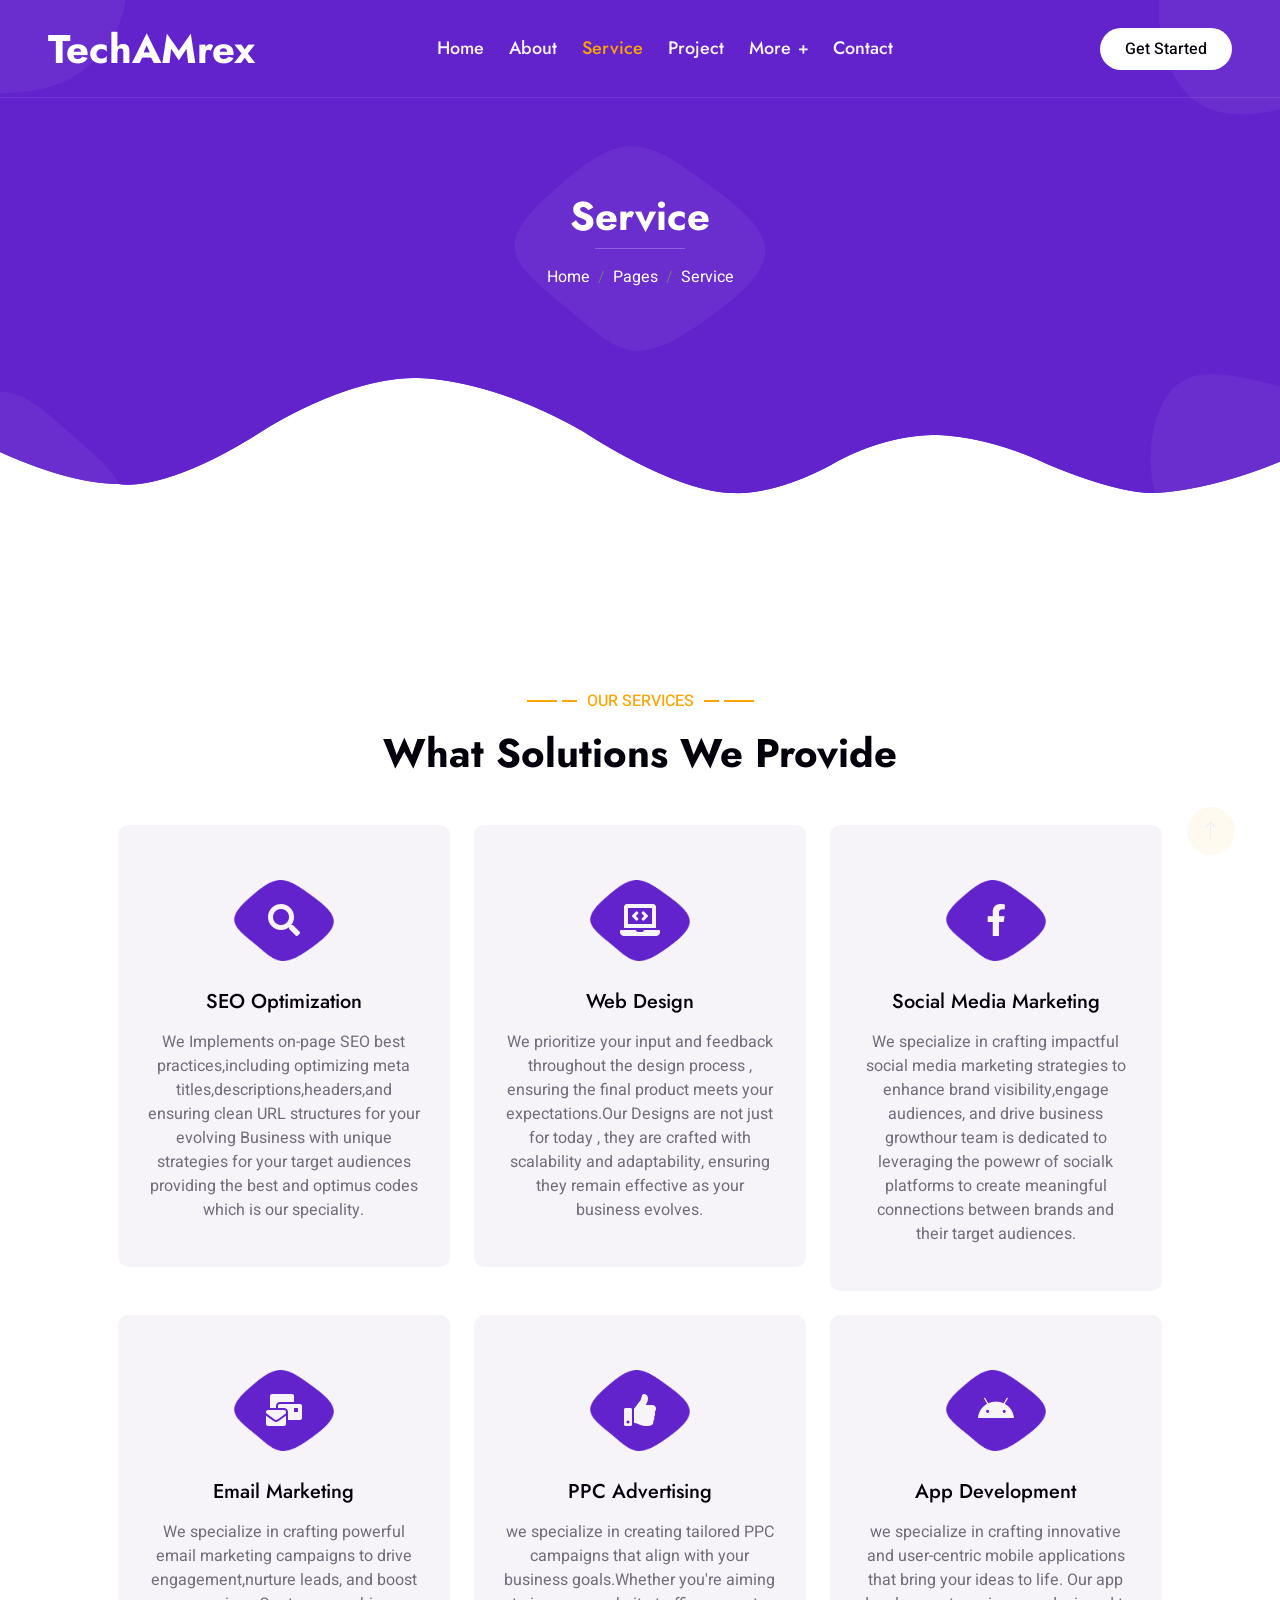
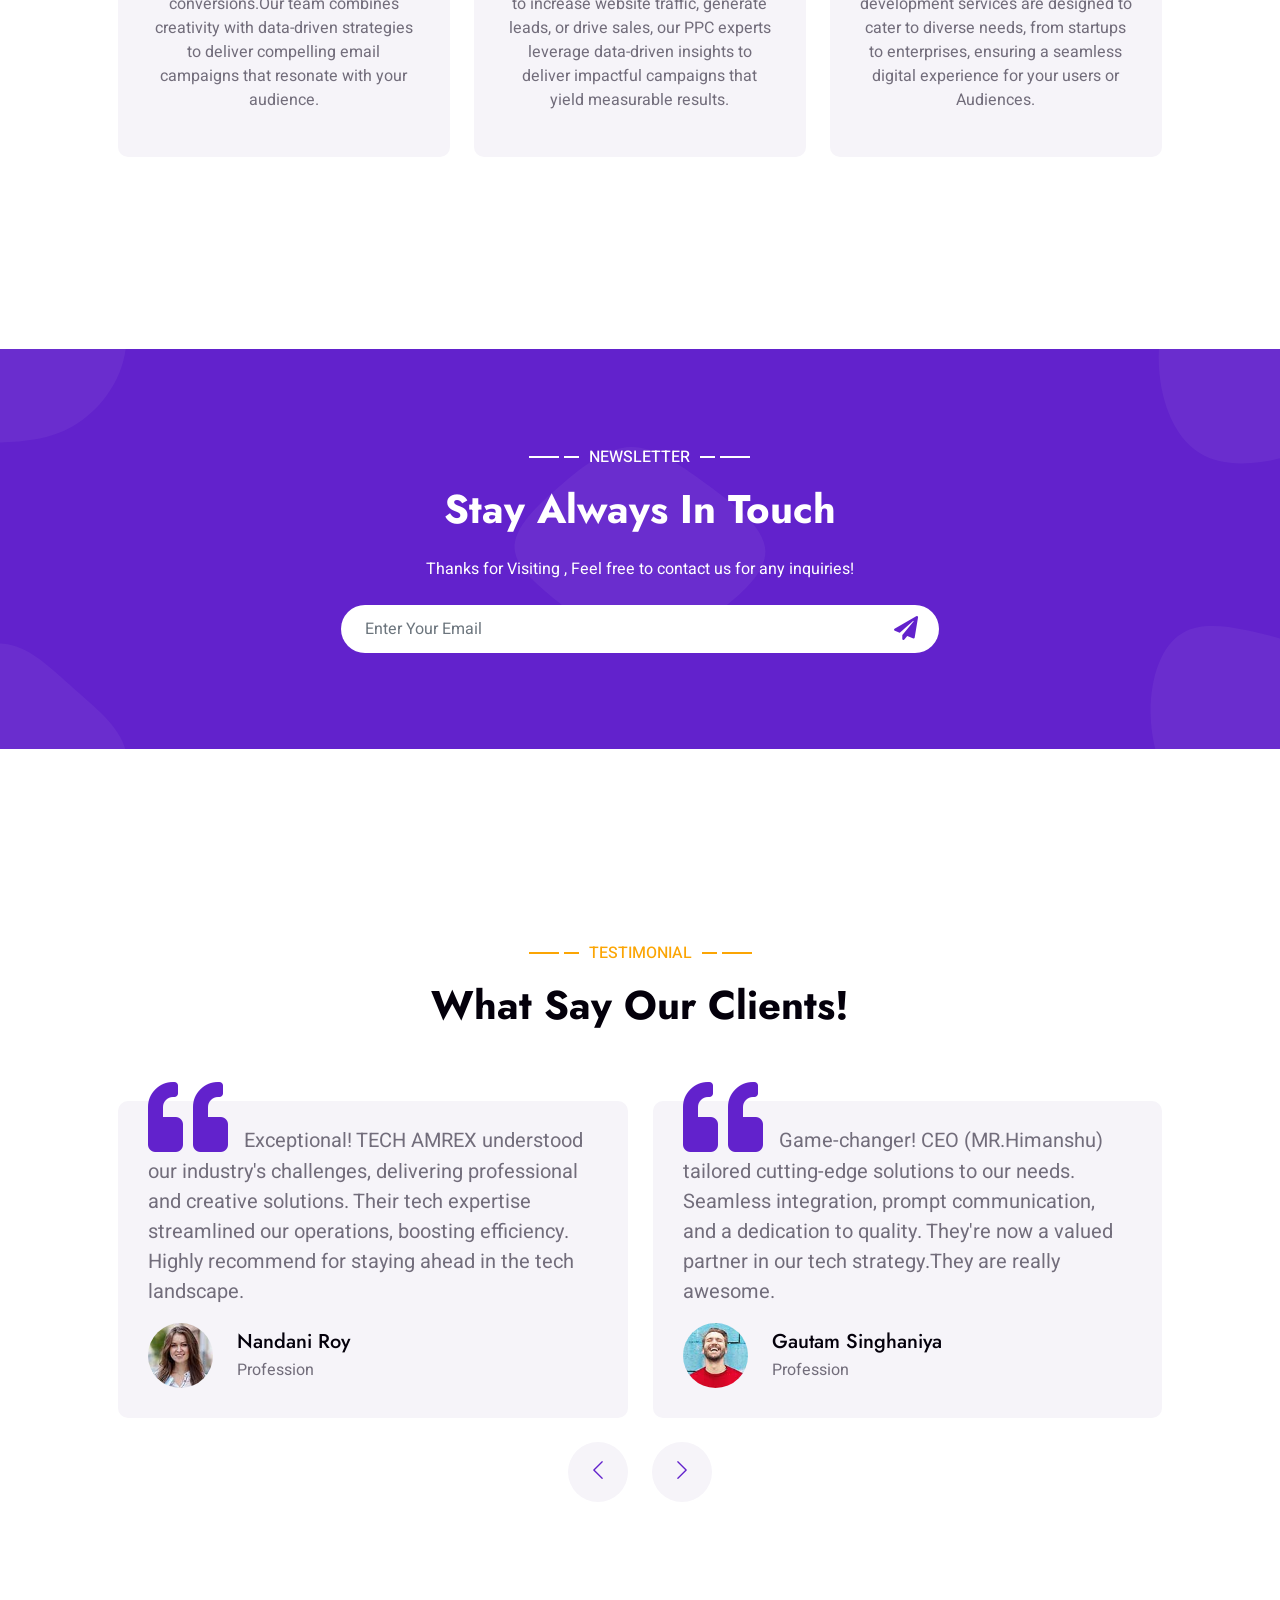
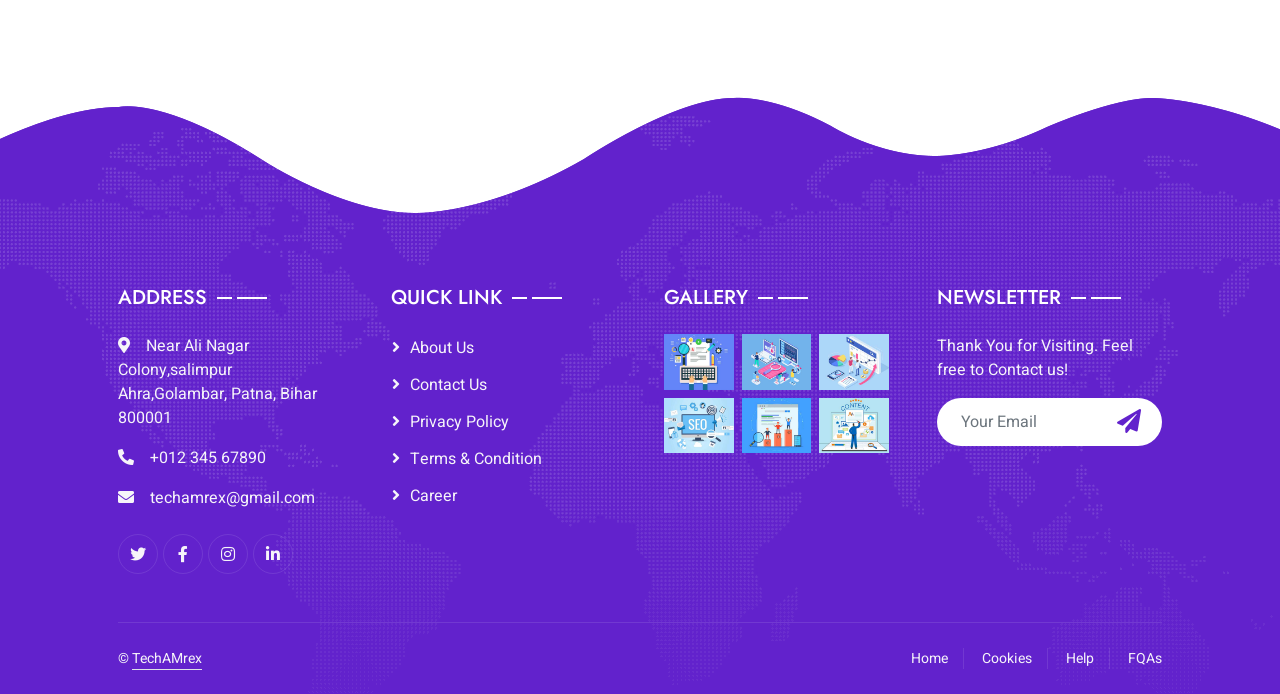
<file: service.html>
<!DOCTYPE html>
<html lang="en">

<head>
    <meta charset="utf-8">
    <title>TechAMrex - The optimus code</title>
    <meta content="width=device-width, initial-scale=1.0" name="viewport">
    <meta content="" name="keywords">
    <meta content="" name="description">

    <!-- Favicon -->
    <link href="img/favicon.ico" rel="icon">

    <!-- Google Web Fonts -->
    <link rel="preconnect" href="https://fonts.googleapis.com">
    <link rel="preconnect" href="https://fonts.gstatic.com" crossorigin>
    <link href="https://fonts.googleapis.com/css2?family=Heebo:wght@400;500&family=Jost:wght@500;600;700&display=swap" rel="stylesheet"> 

    <!-- Icon Font Stylesheet -->
    <link href="https://cdnjs.cloudflare.com/ajax/libs/font-awesome/5.10.0/css/all.min.css" rel="stylesheet">
    <link href="https://cdn.jsdelivr.net/npm/bootstrap-icons@1.4.1/font/bootstrap-icons.css" rel="stylesheet">

    <!-- Libraries Stylesheet -->
    <link href="lib/animate/animate.min.css" rel="stylesheet">
    <link href="lib/owlcarousel/assets/owl.carousel.min.css" rel="stylesheet">
    <link href="lib/lightbox/css/lightbox.min.css" rel="stylesheet">

    <!-- Customized Bootstrap Stylesheet -->
    <link href="css/bootstrap.min.css" rel="stylesheet">

    <!-- Template Stylesheet -->
    <link href="css/style.css" rel="stylesheet">
</head>

<body>
    <div class="container-xxl bg-white p-0">
        <!-- Spinner Start -->
        <div id="spinner" class="show bg-white position-fixed translate-middle w-100 vh-100 top-50 start-50 d-flex align-items-center justify-content-center">
            <div class="spinner-grow text-primary" style="width: 3rem; height: 3rem;" role="status">
                <span class="sr-only">Loading...</span>
            </div>
        </div>
        <!-- Spinner End -->


        <!-- Navbar & Hero Start -->
        <div class="container-xxl position-relative p-0">
            <nav class="navbar navbar-expand-lg navbar-light px-4 px-lg-5 py-3 py-lg-0">
                <a href="" class="navbar-brand p-0">
                    <h1 class="m-0">TechAMrex</h1>
                    <!-- <img src="img/logo.png" alt="Logo"> -->
                </a>
                <button class="navbar-toggler" type="button" data-bs-toggle="collapse" data-bs-target="#navbarCollapse">
                    <span class="fa fa-bars"></span>
                </button>
                <div class="collapse navbar-collapse" id="navbarCollapse">
                    <div class="navbar-nav mx-auto py-0">
                        <a href="index.html" class="nav-item nav-link">Home</a>
                        <a href="about.html" class="nav-item nav-link">About</a>
                        <a href="service.html" class="nav-item nav-link active">Service</a>
                        <a href="project.html" class="nav-item nav-link">Project</a>
                        <div class="nav-item dropdown">
                            <a href="#" class="nav-link dropdown-toggle" data-bs-toggle="dropdown">More</a>
                            <div class="dropdown-menu m-0">
                                <a href="team.html" class="dropdown-item">Our Team</a>
                                <a href="testimonial.html" class="dropdown-item">Testimonial</a>
                                <!-- <a href="404.html" class="dropdown-item">404 Page</a> -->
                            </div>
                        </div>
                        <a href="contact.html" class="nav-item nav-link">Contact</a>
                    </div>
                    <a href="" class="btn rounded-pill py-2 px-4 ms-3 d-none d-lg-block">Get Started</a>
                </div>
            </nav>

            <div class="container-xxl py-5 bg-primary hero-header">
                <div class="container my-5 py-5 px-lg-5">
                    <div class="row g-5 py-5">
                        <div class="col-12 text-center">
                            <h1 class="text-white animated slideInDown">Service</h1>
                            <hr class="bg-white mx-auto mt-0" style="width: 90px;">
                            <nav aria-label="breadcrumb">
                                <ol class="breadcrumb justify-content-center">
                                    <li class="breadcrumb-item"><a class="text-white" href="#">Home</a></li>
                                    <li class="breadcrumb-item"><a class="text-white" href="#">Pages</a></li>
                                    <li class="breadcrumb-item text-white active" aria-current="page">Service</li>
                                </ol>
                            </nav>
                        </div>
                    </div>
                </div>
            </div>
        </div>
        <!-- Navbar & Hero End -->


        <!-- Service Start -->
        <div class="container-xxl py-5">
            <div class="container py-5 px-lg-5">
                <div class="wow fadeInUp" data-wow-delay="0.1s">
                    <p class="section-title text-secondary justify-content-center"><span></span>Our Services<span></span></p>
                    <h1 class="text-center mb-5">What Solutions We Provide</h1>
                </div>
                <div class="row g-4">
                    <div class="col-lg-4 col-md-6 wow fadeInUp" data-wow-delay="0.1s">
                        <div class="service-item d-flex flex-column text-center rounded">
                            <div class="service-icon flex-shrink-0">
                                <i class="fa fa-search fa-2x"></i>
                            </div>
                            <h5 class="mb-3">SEO Optimization</h5>
                            <p class="m-0">We Implements on-page SEO best practices,including optimizing meta titles,descriptions,headers,and ensuring clean URL structures for your evolving Business with unique strategies for your target audiences providing the best and optimus codes which is our speciality.</p>
                            <a class="btn btn-square" href=""><i class="fa fa-arrow-right"></i></a>
                        </div>
                    </div>
                    <div class="col-lg-4 col-md-6 wow fadeInUp" data-wow-delay="0.3s">
                        <div class="service-item d-flex flex-column text-center rounded">
                            <div class="service-icon flex-shrink-0">
                                <i class="fa fa-laptop-code fa-2x"></i>
                            </div>
                            <h5 class="mb-3">Web Design</h5>
                            <p class="m-0">We prioritize your input and feedback throughout the design process , ensuring the final product meets your expectations.Our Designs are not just for today , they are crafted with scalability and adaptability, ensuring they remain effective as your business evolves.</p>
                            <a class="btn btn-square" href=""><i class="fa fa-arrow-right"></i></a>
                        </div>
                    </div>
                    <div class="col-lg-4 col-md-6 wow fadeInUp" data-wow-delay="0.5s">
                        <div class="service-item d-flex flex-column text-center rounded">
                            <div class="service-icon flex-shrink-0">
                                <i class="fab fa-facebook-f fa-2x"></i>
                            </div>
                            <h5 class="mb-3">Social Media Marketing</h5>
                            <p class="m-0">We specialize in crafting impactful social media marketing strategies to enhance brand visibility,engage audiences, and drive business growthour team is dedicated to leveraging the powewr of socialk platforms to create meaningful connections between brands and their target audiences.</p>
                            <a class="btn btn-square" href=""><i class="fa fa-arrow-right"></i></a>
                        </div>
                    </div>
                    <div class="col-lg-4 col-md-6 wow fadeInUp" data-wow-delay="0.1s">
                        <div class="service-item d-flex flex-column text-center rounded">
                            <div class="service-icon flex-shrink-0">
                                <i class="fa fa-mail-bulk fa-2x"></i>
                            </div>
                            <h5 class="mb-3">Email Marketing</h5>
                            <p class="m-0">We specialize in crafting powerful email marketing campaigns to drive engagement,nurture leads, and boost conversions.Our team combines creativity with data-driven strategies to deliver compelling email campaigns that resonate with your audience.</p>
                            <a class="btn btn-square" href=""><i class="fa fa-arrow-right"></i></a>
                        </div>
                    </div>
                    <div class="col-lg-4 col-md-6 wow fadeInUp" data-wow-delay="0.3s">
                        <div class="service-item d-flex flex-column text-center rounded">
                            <div class="service-icon flex-shrink-0">
                                <i class="fa fa-thumbs-up fa-2x"></i>
                            </div>
                            <h5 class="mb-3">PPC Advertising</h5>
                            <p class="m-0">we specialize in creating tailored PPC campaigns that align with your business goals.Whether you're aiming to increase website traffic, generate leads, or drive sales, our PPC experts leverage data-driven insights to deliver impactful campaigns that yield measurable results.</p>
                            <a class="btn btn-square" href=""><i class="fa fa-arrow-right"></i></a>
                        </div>
                    </div>
                    <div class="col-lg-4 col-md-6 wow fadeInUp" data-wow-delay="0.5s">
                        <div class="service-item d-flex flex-column text-center rounded">
                            <div class="service-icon flex-shrink-0">
                                <i class="fab fa-android fa-2x"></i>
                            </div>
                            <h5 class="mb-3">App Development</h5>
                            <p class="m-0">we specialize in crafting innovative and user-centric mobile applications that bring your ideas to life. Our app development services are designed to cater to diverse needs, from startups to enterprises, ensuring a seamless digital experience for your users or Audiences.</p>
                            <a class="btn btn-square" href=""><i class="fa fa-arrow-right"></i></a>
                        </div>
                    </div>
                </div>
            </div>
        </div>
        <!-- Service End -->


        <!-- Newsletter Start -->
        <div class="container-xxl bg-primary newsletter py-5 wow fadeInUp" data-wow-delay="0.1s">
            <div class="container py-5 px-lg-5">
                <div class="row justify-content-center">
                    <div class="col-lg-7 text-center">
                        <p class="section-title text-white justify-content-center"><span></span>Newsletter<span></span></p>
                        <h1 class="text-center text-white mb-4">Stay Always In Touch</h1>
                        <p class="text-white mb-4">Thanks for Visiting , Feel free to contact us for any inquiries!</p>
                        <div class="position-relative w-100 mt-3">
                            <input class="form-control border-0 rounded-pill w-100 ps-4 pe-5" type="text" placeholder="Enter Your Email" style="height: 48px;">
                            <button type="button" class="btn shadow-none position-absolute top-0 end-0 mt-1 me-2"><i class="fa fa-paper-plane text-primary fs-4"></i></button>
                        </div>
                    </div>
                </div>
            </div>
        </div>
        <!-- Newsletter End -->


        <!-- Testimonial Start -->
        <div class="container-xxl py-5 wow fadeInUp" data-wow-delay="0.1s">
            <div class="container py-5 px-lg-5">
                <p class="section-title text-secondary justify-content-center"><span></span>Testimonial<span></span></p>
                <h1 class="text-center mb-5">What Say Our Clients!</h1>
                <div class="owl-carousel testimonial-carousel">
                    <div class="testimonial-item bg-light rounded my-4">
                        <p class="fs-5"><i class="fa fa-quote-left fa-4x text-primary mt-n4 me-3"></i>Exceptional! TECH AMREX understood our industry's challenges, delivering professional and creative solutions. Their tech expertise streamlined our operations, boosting efficiency. Highly recommend for staying ahead in the tech landscape.</p>
                        <div class="d-flex align-items-center">
                            <img class="img-fluid flex-shrink-0 rounded-circle" src="img/testimonial-1.jpg" style="width: 65px; height: 65px;">
                            <div class="ps-4">
                                <h5 class="mb-1">Nandani Roy</h5>
                                <span>Profession</span>
                            </div>
                        </div>
                    </div>
                    <div class="testimonial-item bg-light rounded my-4">
                        <p class="fs-5"><i class="fa fa-quote-left fa-4x text-primary mt-n4 me-3"></i>Game-changer! CEO (MR.Himanshu) tailored cutting-edge solutions to our needs. Seamless integration, prompt communication, and a dedication to quality. They're now a valued partner in our tech strategy.They are really awesome.</p>
                        <div class="d-flex align-items-center">
                            <img class="img-fluid flex-shrink-0 rounded-circle" src="img/testimonial-2.jpg" style="width: 65px; height: 65px;">
                            <div class="ps-4">
                                <h5 class="mb-1">Gautam Singhaniya</h5>
                                <span>Profession</span>
                            </div>
                        </div>
                    </div>
                    <div class="testimonial-item bg-light rounded my-4">
                        <p class="fs-5"><i class="fa fa-quote-left fa-4x text-primary mt-n4 me-3"></i>Exceeded expectations! TechAmrex embraced agile development, allowing us to iterate quickly and stay ahead. Their technical expertise was crucial to the success of our product launch. Highly recommended for startup tech partners.</p>
                        <div class="d-flex align-items-center">
                            <img class="img-fluid flex-shrink-0 rounded-circle" src="img/testimonial-3.jpg" style="width: 65px; height: 65px;">
                            <div class="ps-4">
                                <h5 class="mb-1">Vikash Gupta</h5>
                                <span>Profession</span>
                            </div>
                        </div>
                    </div>
                </div>
            </div>
        </div>
        <!-- Testimonial End -->
        

        <!-- Footer Start -->
        <div class="container-fluid bg-primary text-light footer wow fadeIn" data-wow-delay="0.1s">
            <div class="container py-5 px-lg-5">
                <div class="row g-5">
                    <div class="col-md-6 col-lg-3">
                        <p class="section-title text-white h5 mb-4">Address<span></span></p>
                        <p><i class="fa fa-map-marker-alt me-3"></i>Near Ali Nagar Colony,salimpur Ahra,Golambar, Patna, Bihar 800001</p>
                        <p><i class="fa fa-phone-alt me-3"></i>+012 345 67890</p>
                        <p><i class="fa fa-envelope me-3"></i>techamrex@gmail.com</p>
                        <div class="d-flex pt-2">
                            <a class="btn btn-outline-light btn-social" href=""><i class="fab fa-twitter"></i></a>
                            <a class="btn btn-outline-light btn-social" href=""><i class="fab fa-facebook-f"></i></a>
                            <a class="btn btn-outline-light btn-social" href=""><i class="fab fa-instagram"></i></a>
                            <a class="btn btn-outline-light btn-social" href=""><i class="fab fa-linkedin-in"></i></a>
                        </div>
                    </div>
                    <div class="col-md-6 col-lg-3">
                        <p class="section-title text-white h5 mb-4">Quick Link<span></span></p>
                        <a class="btn btn-link" href="">About Us</a>
                        <a class="btn btn-link" href="">Contact Us</a>
                        <a class="btn btn-link" href="">Privacy Policy</a>
                        <a class="btn btn-link" href="">Terms & Condition</a>
                        <a class="btn btn-link" href="">Career</a>
                    </div>
                    <div class="col-md-6 col-lg-3">
                        <p class="section-title text-white h5 mb-4">Gallery<span></span></p>
                        <div class="row g-2">
                            <div class="col-4">
                                <img class="img-fluid" src="img/portfolio-1.jpg" alt="Image">
                            </div>
                            <div class="col-4">
                                <img class="img-fluid" src="img/portfolio-2.jpg" alt="Image">
                            </div>
                            <div class="col-4">
                                <img class="img-fluid" src="img/portfolio-3.jpg" alt="Image">
                            </div>
                            <div class="col-4">
                                <img class="img-fluid" src="img/portfolio-4.jpg" alt="Image">
                            </div>
                            <div class="col-4">
                                <img class="img-fluid" src="img/portfolio-5.jpg" alt="Image">
                            </div>
                            <div class="col-4">
                                <img class="img-fluid" src="img/portfolio-6.jpg" alt="Image">
                            </div>
                        </div>
                    </div>
                    <div class="col-md-6 col-lg-3">
                        <p class="section-title text-white h5 mb-4">Newsletter<span></span></p>
                        <p>Thank You for Visiting. Feel free to Contact us!</p>
                        <div class="position-relative w-100 mt-3">
                            <input class="form-control border-0 rounded-pill w-100 ps-4 pe-5" type="text" placeholder="Your Email" style="height: 48px;">
                            <button type="button" class="btn shadow-none position-absolute top-0 end-0 mt-1 me-2"><i class="fa fa-paper-plane text-primary fs-4"></i></button>
                        </div>
                    </div>
                </div>
            </div>
            <div class="container px-lg-5">
                <div class="copyright">
                    <div class="row">
                        <div class="col-md-6 text-center text-md-start mb-3 mb-md-0">
                            &copy; <a class="border-bottom" href="">TechAMrex</a>
							
							
							<!-- Designed By <a class="border-bottom" href="https://freewebsitecode.com">Free Website Code</a> -->
                        </div>
                        <div class="col-md-6 text-center text-md-end">
                            <div class="footer-menu">
                                <a href="">Home</a>
                                <a href="">Cookies</a>
                                <a href="">Help</a>
                                <a href="">FQAs</a>
                            </div>
                        </div>
                    </div>
                </div>
            </div>
        </div>
        <!-- Footer End -->


        <!-- Back to Top -->
        <a href="#" class="btn btn-lg btn-secondary btn-lg-square back-to-top"><i class="bi bi-arrow-up"></i></a>
    </div>

    <!-- JavaScript Libraries -->
    <script src="https://code.jquery.com/jquery-3.4.1.min.js"></script>
    <script src="https://cdn.jsdelivr.net/npm/bootstrap@5.0.0/dist/js/bootstrap.bundle.min.js"></script>
    <script src="lib/wow/wow.min.js"></script>
    <script src="lib/easing/easing.min.js"></script>
    <script src="lib/waypoints/waypoints.min.js"></script>
    <script src="lib/counterup/counterup.min.js"></script>
    <script src="lib/owlcarousel/owl.carousel.min.js"></script>
    <script src="lib/isotope/isotope.pkgd.min.js"></script>
    <script src="lib/lightbox/js/lightbox.min.js"></script>

    <!-- Template Javascript -->
    <script src="js/main.js"></script>
</body>

</html>
</file>
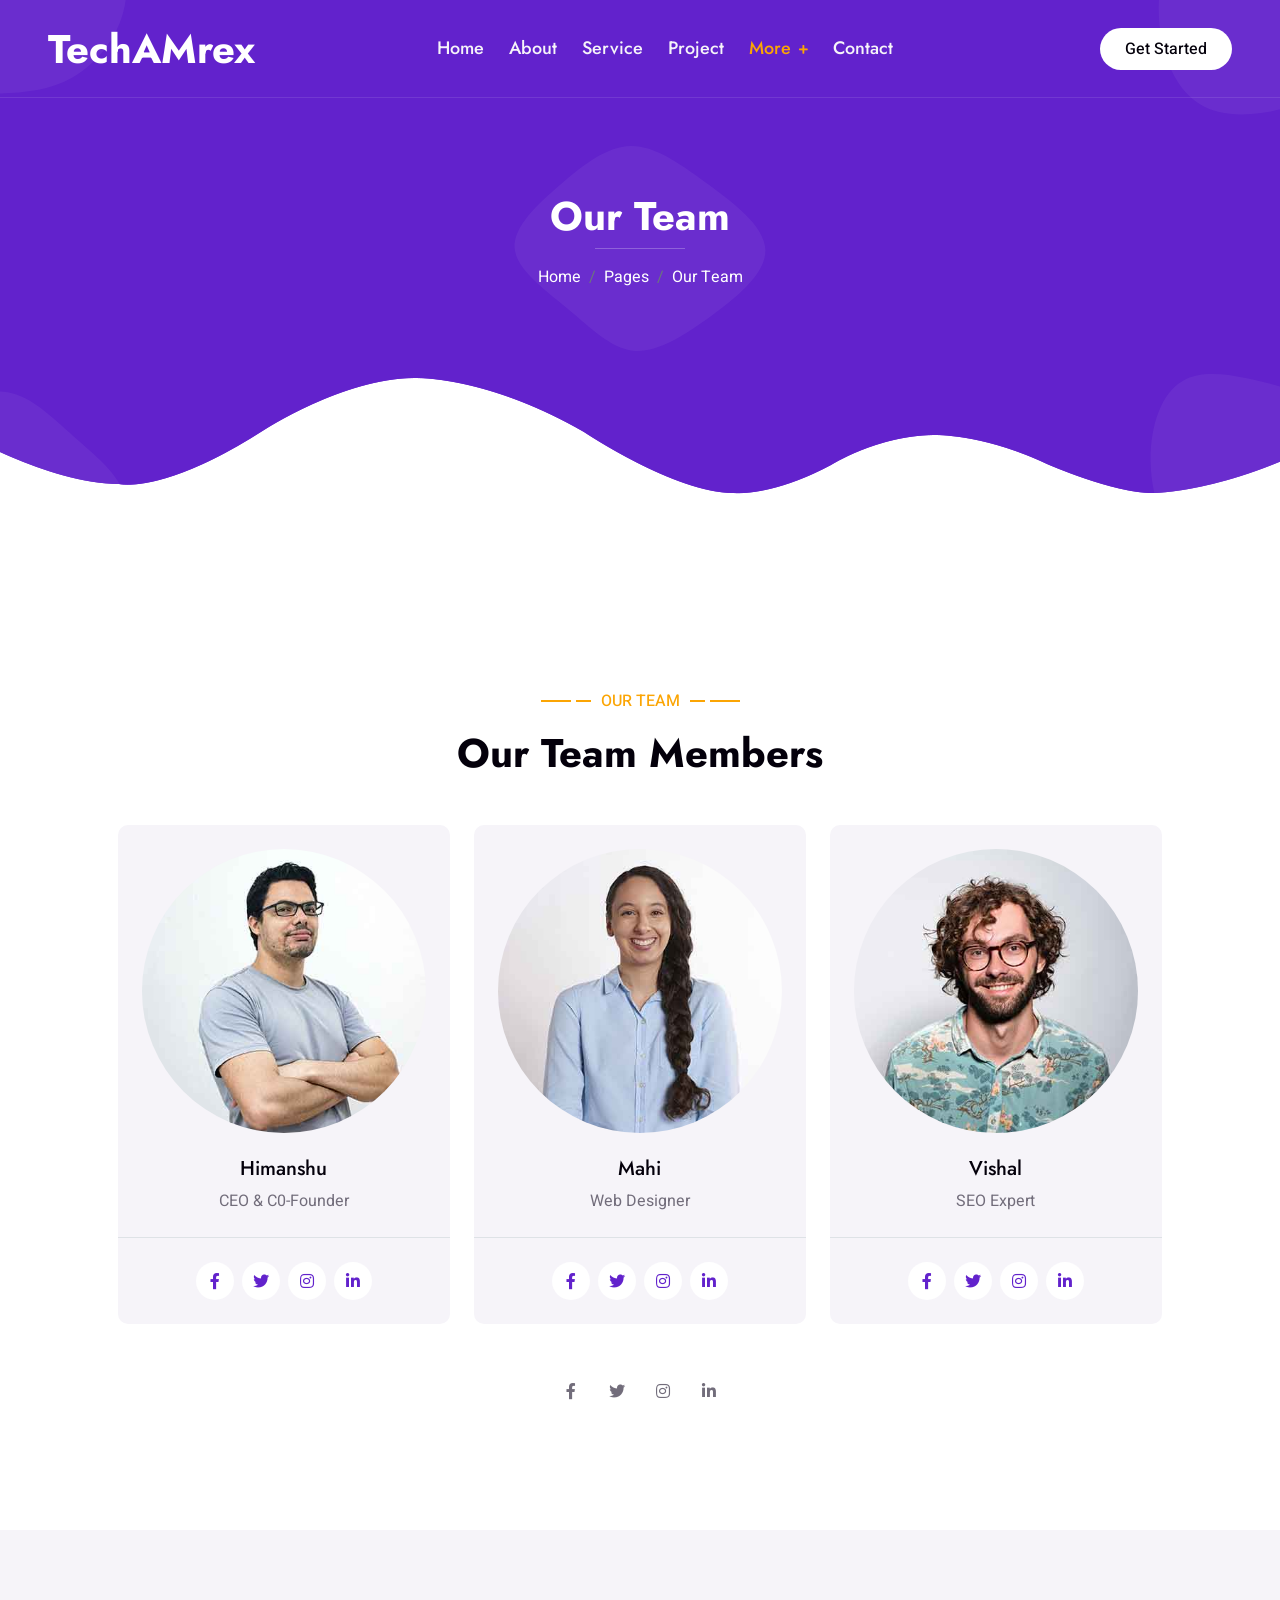
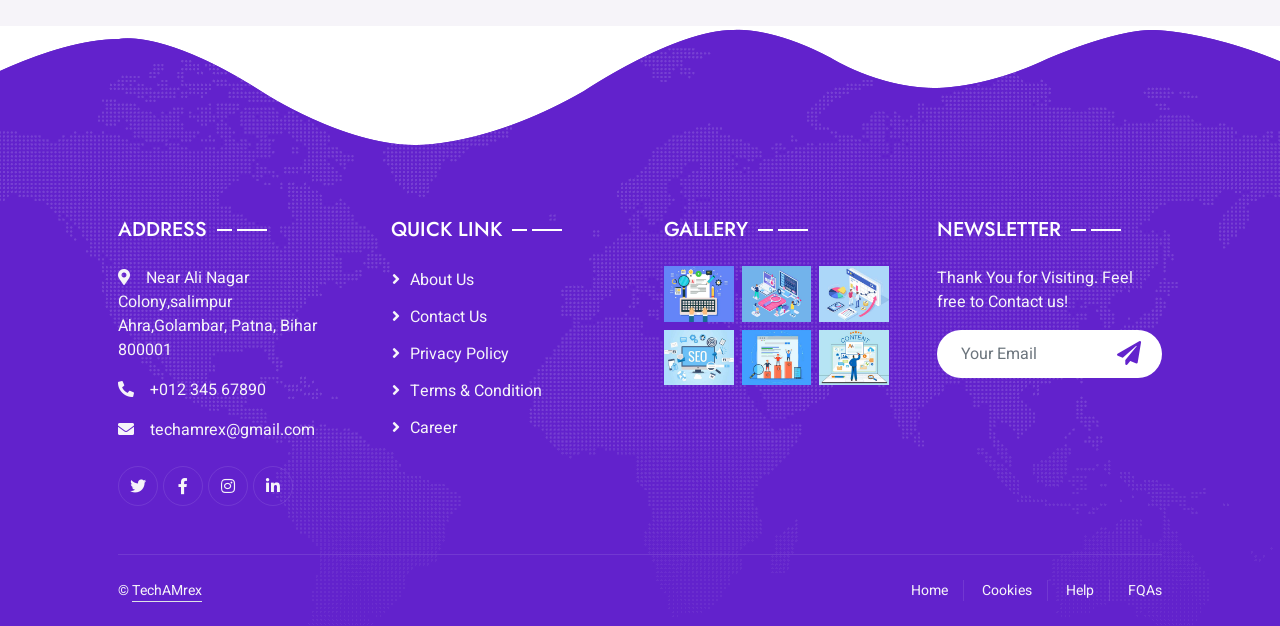
<file: team.html>
<!DOCTYPE html>
<html lang="en">

<head>
    <meta charset="utf-8">
    <title>TechAMrex - The optimus code</title>
    <meta content="width=device-width, initial-scale=1.0" name="viewport">
    <meta content="" name="keywords">
    <meta content="" name="description">

    <!-- Favicon -->
    <link href="img/favicon.ico" rel="icon">

    <!-- Google Web Fonts -->
    <link rel="preconnect" href="https://fonts.googleapis.com">
    <link rel="preconnect" href="https://fonts.gstatic.com" crossorigin>
    <link href="https://fonts.googleapis.com/css2?family=Heebo:wght@400;500&family=Jost:wght@500;600;700&display=swap" rel="stylesheet"> 

    <!-- Icon Font Stylesheet -->
    <link href="https://cdnjs.cloudflare.com/ajax/libs/font-awesome/5.10.0/css/all.min.css" rel="stylesheet">
    <link href="https://cdn.jsdelivr.net/npm/bootstrap-icons@1.4.1/font/bootstrap-icons.css" rel="stylesheet">

    <!-- Libraries Stylesheet -->
    <link href="lib/animate/animate.min.css" rel="stylesheet">
    <link href="lib/owlcarousel/assets/owl.carousel.min.css" rel="stylesheet">
    <link href="lib/lightbox/css/lightbox.min.css" rel="stylesheet">

    <!-- Customized Bootstrap Stylesheet -->
    <link href="css/bootstrap.min.css" rel="stylesheet">

    <!-- Template Stylesheet -->
    <link href="css/style.css" rel="stylesheet">
</head>

<body>
    <div class="container-xxl bg-white p-0">
        <!-- Spinner Start -->
        <div id="spinner" class="show bg-white position-fixed translate-middle w-100 vh-100 top-50 start-50 d-flex align-items-center justify-content-center">
            <div class="spinner-grow text-primary" style="width: 3rem; height: 3rem;" role="status">
                <span class="sr-only">Loading...</span>
            </div>
        </div>
        <!-- Spinner End -->


        <!-- Navbar & Hero Start -->
        <div class="container-xxl position-relative p-0">
            <nav class="navbar navbar-expand-lg navbar-light px-4 px-lg-5 py-3 py-lg-0">
                <a href="" class="navbar-brand p-0">
                    <h1 class="m-0">TechAMrex</h1>
                    <!-- <img src="img/logo.png" alt="Logo"> -->
                </a>
                <button class="navbar-toggler" type="button" data-bs-toggle="collapse" data-bs-target="#navbarCollapse">
                    <span class="fa fa-bars"></span>
                </button>
                <div class="collapse navbar-collapse" id="navbarCollapse">
                    <div class="navbar-nav mx-auto py-0">
                        <a href="index.html" class="nav-item nav-link">Home</a>
                        <a href="about.html" class="nav-item nav-link">About</a>
                        <a href="service.html" class="nav-item nav-link">Service</a>
                        <a href="project.html" class="nav-item nav-link">Project</a>
                        <div class="nav-item dropdown">
                            <a href="#" class="nav-link dropdown-toggle active" data-bs-toggle="dropdown">More</a>
                            <div class="dropdown-menu m-0">
                                <a href="team.html" class="dropdown-item active">Our Team</a>
                                <a href="testimonial.html" class="dropdown-item">Testimonial</a>
                                <!-- <a href="404.html" class="dropdown-item">404 Page</a> -->
                            </div>
                        </div>
                        <a href="contact.html" class="nav-item nav-link">Contact</a>
                    </div>
                    <a href="" class="btn rounded-pill py-2 px-4 ms-3 d-none d-lg-block">Get Started</a>
                </div>
            </nav>

            <div class="container-xxl py-5 bg-primary hero-header">
                <div class="container my-5 py-5 px-lg-5">
                    <div class="row g-5 py-5">
                        <div class="col-12 text-center">
                            <h1 class="text-white animated slideInDown">Our Team</h1>
                            <hr class="bg-white mx-auto mt-0" style="width: 90px;">
                            <nav aria-label="breadcrumb">
                                <ol class="breadcrumb justify-content-center">
                                    <li class="breadcrumb-item"><a class="text-white" href="#">Home</a></li>
                                    <li class="breadcrumb-item"><a class="text-white" href="#">Pages</a></li>
                                    <li class="breadcrumb-item text-white active" aria-current="page">Our Team</li>
                                </ol>
                            </nav>
                        </div>
                    </div>
                </div>
            </div>
        </div>
        <!-- Navbar & Hero End -->
        

        <!-- Team Start -->
        <div class="container-xxl py-5">
            <div class="container py-5 px-lg-5">
                <div class="wow fadeInUp" data-wow-delay="0.1s">
                    <p class="section-title text-secondary justify-content-center"><span></span>Our Team<span></span></p>
                    <h1 class="text-center mb-5">Our Team Members</h1>
                </div>
                <div class="row g-4">
                    <div class="col-lg-4 col-md-6 wow fadeInUp" data-wow-delay="0.1s">
                        <div class="team-item bg-light rounded">
                            <div class="text-center border-bottom p-4">
                                <img class="img-fluid rounded-circle mb-4" src="img/team-1.jpg" alt="">
                                <h5>Himanshu</h5>
                                <span>CEO & C0-Founder</span>
                            </div>
                            <div class="d-flex justify-content-center p-4">
                                <a class="btn btn-square mx-1" href=""><i class="fab fa-facebook-f"></i></a>
                                <a class="btn btn-square mx-1" href=""><i class="fab fa-twitter"></i></a>
                                <a class="btn btn-square mx-1" href=""><i class="fab fa-instagram"></i></a>
                                <a class="btn btn-square mx-1" href=""><i class="fab fa-linkedin-in"></i></a>
                            </div>
                        </div>
                    </div>
                    <div class="col-lg-4 col-md-6 wow fadeInUp" data-wow-delay="0.3s">
                        <div class="team-item bg-light rounded">
                            <div class="text-center border-bottom p-4">
                                <img class="img-fluid rounded-circle mb-4" src="img/team-2.jpg" alt="">
                                <h5>Mahi</h5>
                                <span>Web Designer</span>
                            </div>
                            <div class="d-flex justify-content-center p-4">
                                <a class="btn btn-square mx-1" href=""><i class="fab fa-facebook-f"></i></a>
                                <a class="btn btn-square mx-1" href=""><i class="fab fa-twitter"></i></a>
                                <a class="btn btn-square mx-1" href=""><i class="fab fa-instagram"></i></a>
                                <a class="btn btn-square mx-1" href=""><i class="fab fa-linkedin-in"></i></a>
                            </div>
                        </div>
                    </div>
                    <div class="col-lg-4 col-md-6 wow fadeInUp" data-wow-delay="0.5s">
                        <div class="team-item bg-light rounded">
                            <div class="text-center border-bottom p-4">
                                <img class="img-fluid rounded-circle mb-4" src="img/team-3.jpg" alt="">
                                <h5>Vishal</h5>
                                <span>SEO Expert</span>
                            </div>
                            <div class="d-flex justify-content-center p-4">
                                <a class="btn btn-square mx-1" href=""><i class="fab fa-facebook-f"></i></a>
                                <a class="btn btn-square mx-1" href=""><i class="fab fa-twitter"></i></a>
                                <a class="btn btn-square mx-1" href=""><i class="fab fa-instagram"></i></a>
                                <a class="btn btn-square mx-1" href=""><i class="fab fa-linkedin-in"></i></a>
                            </div>
                        </div>
                    </div>
                    <!-- <div class="col-lg-4 col-md-6 wow fadeInUp" data-wow-delay="0.1s">
                        <div class="team-item bg-light rounded">
                            <div class="text-center border-bottom p-4">
                                <img class="img-fluid rounded-circle mb-4" src="img/team-2.jpg" alt="">
                                <h5>Himanshu</h5>
                                <span>CEO & Co-Founder</span>
                            </div>
                            <div class="d-flex justify-content-center p-4">
                                <a class="btn btn-square mx-1" href=""><i class="fab fa-facebook-f"></i></a>
                                <a class="btn btn-square mx-1" href=""><i class="fab fa-twitter"></i></a>
                                <a class="btn btn-square mx-1" href=""><i class="fab fa-instagram"></i></a>
                                <a class="btn btn-square mx-1" href=""><i class="fab fa-linkedin-in"></i></a>
                            </div>
                        </div>
                    </div>
                    <div class="col-lg-4 col-md-6 wow fadeInUp" data-wow-delay="0.3s">
                        <div class="team-item bg-light rounded">
                            <div class="text-center border-bottom p-4">
                                <img class="img-fluid rounded-circle mb-4" src="img/team-3.jpg" alt="">
                                <h5>Mahi</h5>
                                <span>Web Designer</span>
                            </div>
                            <div class="d-flex justify-content-center p-4">
                                <a class="btn btn-square mx-1" href=""><i class="fab fa-facebook-f"></i></a>
                                <a class="btn btn-square mx-1" href=""><i class="fab fa-twitter"></i></a>
                                <a class="btn btn-square mx-1" href=""><i class="fab fa-instagram"></i></a>
                                <a class="btn btn-square mx-1" href=""><i class="fab fa-linkedin-in"></i></a>
                            </div>
                        </div>
                    </div>
                    <div class="col-lg-4 col-md-6 wow fadeInUp" data-wow-delay="0.5s">
                        <div class="team-item bg-light rounded">
                            <div class="text-center border-bottom p-4">
                                <img class="img-fluid rounded-circle mb-4" src="img/team-1.jpg" alt="">
                                <h5>Vishal</h5>
                                <span>SEO Expert</span>
                            </div> -->
                            <div class="d-flex justify-content-center p-4">
                                <a class="btn btn-square mx-1" href=""><i class="fab fa-facebook-f"></i></a>
                                <a class="btn btn-square mx-1" href=""><i class="fab fa-twitter"></i></a>
                                <a class="btn btn-square mx-1" href=""><i class="fab fa-instagram"></i></a>
                                <a class="btn btn-square mx-1" href=""><i class="fab fa-linkedin-in"></i></a>
                            </div>
                        </div>
                    </div>
                </div>
            </div>
        </div>
        <!-- Team End -->
        

        <!-- Footer Start -->
        <div class="container-fluid bg-primary text-light footer wow fadeIn" data-wow-delay="0.1s">
            <div class="container py-5 px-lg-5">
                <div class="row g-5">
                    <div class="col-md-6 col-lg-3">
                        <p class="section-title text-white h5 mb-4">Address<span></span></p>
                        <p><i class="fa fa-map-marker-alt me-3"></i>Near Ali Nagar Colony,salimpur Ahra,Golambar, Patna, Bihar 800001</p>
                        <p><i class="fa fa-phone-alt me-3"></i>+012 345 67890</p>
                        <p><i class="fa fa-envelope me-3"></i>techamrex@gmail.com</p>
                        <div class="d-flex pt-2">
                            <a class="btn btn-outline-light btn-social" href=""><i class="fab fa-twitter"></i></a>
                            <a class="btn btn-outline-light btn-social" href=""><i class="fab fa-facebook-f"></i></a>
                            <a class="btn btn-outline-light btn-social" href=""><i class="fab fa-instagram"></i></a>
                            <a class="btn btn-outline-light btn-social" href=""><i class="fab fa-linkedin-in"></i></a>
                        </div>
                    </div>
                    <div class="col-md-6 col-lg-3">
                        <p class="section-title text-white h5 mb-4">Quick Link<span></span></p>
                        <a class="btn btn-link" href="">About Us</a>
                        <a class="btn btn-link" href="">Contact Us</a>
                        <a class="btn btn-link" href="">Privacy Policy</a>
                        <a class="btn btn-link" href="">Terms & Condition</a>
                        <a class="btn btn-link" href="">Career</a>
                    </div>
                    <div class="col-md-6 col-lg-3">
                        <p class="section-title text-white h5 mb-4">Gallery<span></span></p>
                        <div class="row g-2">
                            <div class="col-4">
                                <img class="img-fluid" src="img/portfolio-1.jpg" alt="Image">
                            </div>
                            <div class="col-4">
                                <img class="img-fluid" src="img/portfolio-2.jpg" alt="Image">
                            </div>
                            <div class="col-4">
                                <img class="img-fluid" src="img/portfolio-3.jpg" alt="Image">
                            </div>
                            <div class="col-4">
                                <img class="img-fluid" src="img/portfolio-4.jpg" alt="Image">
                            </div>
                            <div class="col-4">
                                <img class="img-fluid" src="img/portfolio-5.jpg" alt="Image">
                            </div>
                            <div class="col-4">
                                <img class="img-fluid" src="img/portfolio-6.jpg" alt="Image">
                            </div>
                        </div>
                    </div>
                    <div class="col-md-6 col-lg-3">
                        <p class="section-title text-white h5 mb-4">Newsletter<span></span></p>
                        <p>Thank You for Visiting. Feel free to Contact us!</p>
                        <div class="position-relative w-100 mt-3">
                            <input class="form-control border-0 rounded-pill w-100 ps-4 pe-5" type="text" placeholder="Your Email" style="height: 48px;">
                            <button type="button" class="btn shadow-none position-absolute top-0 end-0 mt-1 me-2"><i class="fa fa-paper-plane text-primary fs-4"></i></button>
                        </div>
                    </div>
                </div>
            </div>
            <div class="container px-lg-5">
                <div class="copyright">
                    <div class="row">
                        <div class="col-md-6 text-center text-md-start mb-3 mb-md-0">
                            &copy; <a class="border-bottom" href="">TechAMrex</a> 
							
							
							<!-- Designed By <a class="border-bottom" href=""></a> -->
                        </div>
                        <div class="col-md-6 text-center text-md-end">
                            <div class="footer-menu">
                                <a href="">Home</a>
                                <a href="">Cookies</a>
                                <a href="">Help</a>
                                <a href="">FQAs</a>
                            </div>
                        </div>
                    </div>
                </div>
            </div>
        </div>
        <!-- Footer End -->


        <!-- Back to Top -->
        <a href="#" class="btn btn-lg btn-secondary btn-lg-square back-to-top"><i class="bi bi-arrow-up"></i></a>
    </div>

    <!-- JavaScript Libraries -->
    <script src="https://code.jquery.com/jquery-3.4.1.min.js"></script>
    <script src="https://cdn.jsdelivr.net/npm/bootstrap@5.0.0/dist/js/bootstrap.bundle.min.js"></script>
    <script src="lib/wow/wow.min.js"></script>
    <script src="lib/easing/easing.min.js"></script>
    <script src="lib/waypoints/waypoints.min.js"></script>
    <script src="lib/counterup/counterup.min.js"></script>
    <script src="lib/owlcarousel/owl.carousel.min.js"></script>
    <script src="lib/isotope/isotope.pkgd.min.js"></script>
    <script src="lib/lightbox/js/lightbox.min.js"></script>

    <!-- Template Javascript -->
    <script src="js/main.js"></script>
</body>

</html>
</file>
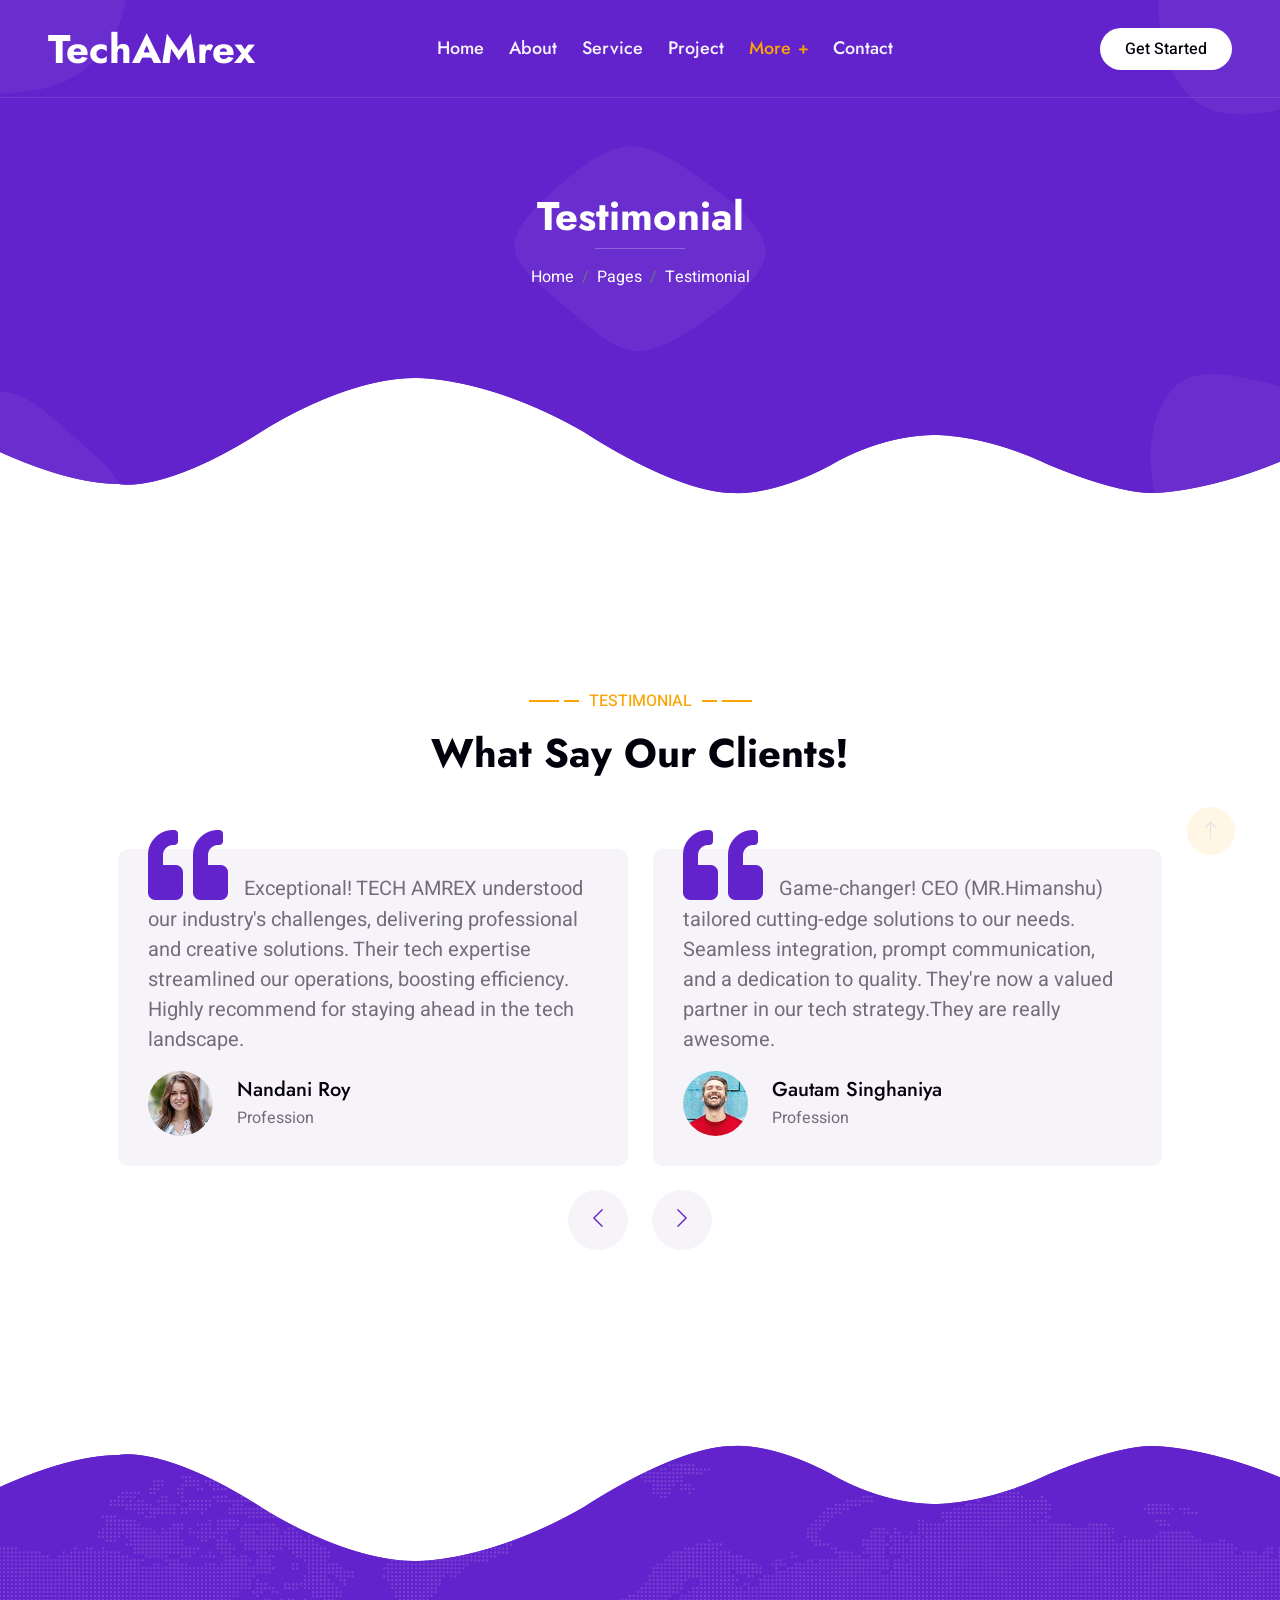
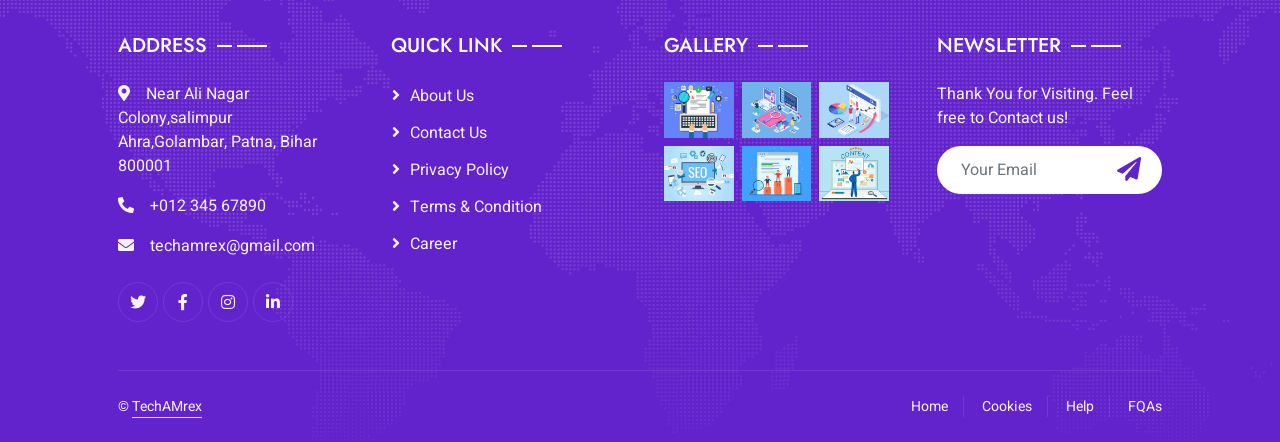
<file: testimonial.html>
<!DOCTYPE html>
<html lang="en">

<head>
    <meta charset="utf-8">
    <title>TechAMrex - The optimus code</title>
    <meta content="width=device-width, initial-scale=1.0" name="viewport">
    <meta content="" name="keywords">
    <meta content="" name="description">

    <!-- Favicon -->
    <link href="img/favicon.ico" rel="icon">

    <!-- Google Web Fonts -->
    <link rel="preconnect" href="https://fonts.googleapis.com">
    <link rel="preconnect" href="https://fonts.gstatic.com" crossorigin>
    <link href="https://fonts.googleapis.com/css2?family=Heebo:wght@400;500&family=Jost:wght@500;600;700&display=swap" rel="stylesheet"> 

    <!-- Icon Font Stylesheet -->
    <link href="https://cdnjs.cloudflare.com/ajax/libs/font-awesome/5.10.0/css/all.min.css" rel="stylesheet">
    <link href="https://cdn.jsdelivr.net/npm/bootstrap-icons@1.4.1/font/bootstrap-icons.css" rel="stylesheet">

    <!-- Libraries Stylesheet -->
    <link href="lib/animate/animate.min.css" rel="stylesheet">
    <link href="lib/owlcarousel/assets/owl.carousel.min.css" rel="stylesheet">
    <link href="lib/lightbox/css/lightbox.min.css" rel="stylesheet">

    <!-- Customized Bootstrap Stylesheet -->
    <link href="css/bootstrap.min.css" rel="stylesheet">

    <!-- Template Stylesheet -->
    <link href="css/style.css" rel="stylesheet">
</head>

<body>
    <div class="container-xxl bg-white p-0">
        <!-- Spinner Start -->
        <div id="spinner" class="show bg-white position-fixed translate-middle w-100 vh-100 top-50 start-50 d-flex align-items-center justify-content-center">
            <div class="spinner-grow text-primary" style="width: 3rem; height: 3rem;" role="status">
                <span class="sr-only">Loading...</span>
            </div>
        </div>
        <!-- Spinner End -->


        <!-- Navbar & Hero Start -->
        <div class="container-xxl position-relative p-0">
            <nav class="navbar navbar-expand-lg navbar-light px-4 px-lg-5 py-3 py-lg-0">
                <a href="" class="navbar-brand p-0">
                    <h1 class="m-0">TechAMrex</h1>
                    <!-- <img src="img/logo.png" alt="Logo"> -->
                </a>
                <button class="navbar-toggler" type="button" data-bs-toggle="collapse" data-bs-target="#navbarCollapse">
                    <span class="fa fa-bars"></span>
                </button>
                <div class="collapse navbar-collapse" id="navbarCollapse">
                    <div class="navbar-nav mx-auto py-0">
                        <a href="index.html" class="nav-item nav-link">Home</a>
                        <a href="about.html" class="nav-item nav-link">About</a>
                        <a href="service.html" class="nav-item nav-link">Service</a>
                        <a href="project.html" class="nav-item nav-link">Project</a>
                        <div class="nav-item dropdown">
                            <a href="#" class="nav-link dropdown-toggle active" data-bs-toggle="dropdown">More</a>
                            <div class="dropdown-menu m-0">
                                <a href="team.html" class="dropdown-item">Our Team</a>
                                <a href="testimonial.html" class="dropdown-item active">Testimonial</a>
                                <!-- <a href="404.html" class="dropdown-item">404 Page</a> -->
                            </div>
                        </div>
                        <a href="contact.html" class="nav-item nav-link">Contact</a>
                    </div>
                    <a href="" class="btn rounded-pill py-2 px-4 ms-3 d-none d-lg-block">Get Started</a>
                </div>
            </nav>

            <div class="container-xxl py-5 bg-primary hero-header">
                <div class="container my-5 py-5 px-lg-5">
                    <div class="row g-5 py-5">
                        <div class="col-12 text-center">
                            <h1 class="text-white animated slideInDown">Testimonial</h1>
                            <hr class="bg-white mx-auto mt-0" style="width: 90px;">
                            <nav aria-label="breadcrumb">
                                <ol class="breadcrumb justify-content-center">
                                    <li class="breadcrumb-item"><a class="text-white" href="#">Home</a></li>
                                    <li class="breadcrumb-item"><a class="text-white" href="#">Pages</a></li>
                                    <li class="breadcrumb-item text-white active" aria-current="page">Testimonial</li>
                                </ol>
                            </nav>
                        </div>
                    </div>
                </div>
            </div>
        </div>
        <!-- Navbar & Hero End -->
        

        <!-- Testimonial Start -->
        <div class="container-xxl py-5 wow fadeInUp" data-wow-delay="0.1s">
            <div class="container py-5 px-lg-5">
                <p class="section-title text-secondary justify-content-center"><span></span>Testimonial<span></span></p>
                <h1 class="text-center mb-5">What Say Our Clients!</h1>
                <div class="owl-carousel testimonial-carousel">
                    <div class="testimonial-item bg-light rounded my-4">
                        <p class="fs-5"><i class="fa fa-quote-left fa-4x text-primary mt-n4 me-3"></i>Exceptional! TECH AMREX understood our industry's challenges, delivering professional and creative solutions. Their tech expertise streamlined our operations, boosting efficiency. Highly recommend for staying ahead in the tech landscape.</p>
                        <div class="d-flex align-items-center">
                            <img class="img-fluid flex-shrink-0 rounded-circle" src="img/testimonial-1.jpg" style="width: 65px; height: 65px;">
                            <div class="ps-4">
                                <h5 class="mb-1">Nandani Roy</h5>
                                <span>Profession</span>
                            </div>
                        </div>
                    </div>
                    <div class="testimonial-item bg-light rounded my-4">
                        <p class="fs-5"><i class="fa fa-quote-left fa-4x text-primary mt-n4 me-3"></i>Game-changer! CEO (MR.Himanshu) tailored cutting-edge solutions to our needs. Seamless integration, prompt communication, and a dedication to quality. They're now a valued partner in our tech strategy.They are really awesome.</p>
                        <div class="d-flex align-items-center">
                            <img class="img-fluid flex-shrink-0 rounded-circle" src="img/testimonial-2.jpg" style="width: 65px; height: 65px;">
                            <div class="ps-4">
                                <h5 class="mb-1">Gautam Singhaniya</h5>
                                <span>Profession</span>
                            </div>
                        </div>
                    </div>
                    <div class="testimonial-item bg-light rounded my-4">
                        <p class="fs-5"><i class="fa fa-quote-left fa-4x text-primary mt-n4 me-3"></i>Exceeded expectations! TechAmrex embraced agile development, allowing us to iterate quickly and stay ahead. Their technical expertise was crucial to the success of our product launch. Highly recommended for startup tech partners.</p>
                        <div class="d-flex align-items-center">
                            <img class="img-fluid flex-shrink-0 rounded-circle" src="img/testimonial-3.jpg" style="width: 65px; height: 65px;">
                            <div class="ps-4">
                                <h5 class="mb-1">Vikash Gupta</h5>
                                <span>Profession</span>
                            </div>
                        </div>
                    </div>
                </div>
            </div>
        </div>
        <!-- Testimonial End -->
        

        <!-- Footer Start -->
        <div class="container-fluid bg-primary text-light footer wow fadeIn" data-wow-delay="0.1s">
            <div class="container py-5 px-lg-5">
                <div class="row g-5">
                    <div class="col-md-6 col-lg-3">
                        <p class="section-title text-white h5 mb-4">Address<span></span></p>
                        <p><i class="fa fa-map-marker-alt me-3"></i>Near Ali Nagar Colony,salimpur Ahra,Golambar, Patna, Bihar 800001</p>
                        <p><i class="fa fa-phone-alt me-3"></i>+012 345 67890</p>
                        <p><i class="fa fa-envelope me-3"></i>techamrex@gmail.com</p>
                        <div class="d-flex pt-2">
                            <a class="btn btn-outline-light btn-social" href=""><i class="fab fa-twitter"></i></a>
                            <a class="btn btn-outline-light btn-social" href=""><i class="fab fa-facebook-f"></i></a>
                            <a class="btn btn-outline-light btn-social" href=""><i class="fab fa-instagram"></i></a>
                            <a class="btn btn-outline-light btn-social" href=""><i class="fab fa-linkedin-in"></i></a>
                        </div>
                    </div>
                    <div class="col-md-6 col-lg-3">
                        <p class="section-title text-white h5 mb-4">Quick Link<span></span></p>
                        <a class="btn btn-link" href="">About Us</a>
                        <a class="btn btn-link" href="">Contact Us</a>
                        <a class="btn btn-link" href="">Privacy Policy</a>
                        <a class="btn btn-link" href="">Terms & Condition</a>
                        <a class="btn btn-link" href="">Career</a>
                    </div>
                    <div class="col-md-6 col-lg-3">
                        <p class="section-title text-white h5 mb-4">Gallery<span></span></p>
                        <div class="row g-2">
                            <div class="col-4">
                                <img class="img-fluid" src="img/portfolio-1.jpg" alt="Image">
                            </div>
                            <div class="col-4">
                                <img class="img-fluid" src="img/portfolio-2.jpg" alt="Image">
                            </div>
                            <div class="col-4">
                                <img class="img-fluid" src="img/portfolio-3.jpg" alt="Image">
                            </div>
                            <div class="col-4">
                                <img class="img-fluid" src="img/portfolio-4.jpg" alt="Image">
                            </div>
                            <div class="col-4">
                                <img class="img-fluid" src="img/portfolio-5.jpg" alt="Image">
                            </div>
                            <div class="col-4">
                                <img class="img-fluid" src="img/portfolio-6.jpg" alt="Image">
                            </div>
                        </div>
                    </div>
                    <div class="col-md-6 col-lg-3">
                        <p class="section-title text-white h5 mb-4">Newsletter<span></span></p>
                        <p>Thank You for Visiting. Feel free to Contact us!</p>
                        <div class="position-relative w-100 mt-3">
                            <input class="form-control border-0 rounded-pill w-100 ps-4 pe-5" type="text" placeholder="Your Email" style="height: 48px;">
                            <button type="button" class="btn shadow-none position-absolute top-0 end-0 mt-1 me-2"><i class="fa fa-paper-plane text-primary fs-4"></i></button>
                        </div>
                    </div>
                </div>
            </div>
            <div class="container px-lg-5">
                <div class="copyright">
                    <div class="row">
                        <div class="col-md-6 text-center text-md-start mb-3 mb-md-0">
                            &copy; <a class="border-bottom" href="">TechAMrex</a>
							
							
							<!-- Designed By <a class="border-bottom" href="https://freewebsitecode.com">Free Website Code</a> -->
                        </div>
                        <div class="col-md-6 text-center text-md-end">
                            <div class="footer-menu">
                                <a href="">Home</a>
                                <a href="">Cookies</a>
                                <a href="">Help</a>
                                <a href="">FQAs</a>
                            </div>
                        </div>
                    </div>
                </div>
            </div>
        </div>
        <!-- Footer End -->


        <!-- Back to Top -->
        <a href="#" class="btn btn-lg btn-secondary btn-lg-square back-to-top"><i class="bi bi-arrow-up"></i></a>
    </div>

    <!-- JavaScript Libraries -->
    <script src="https://code.jquery.com/jquery-3.4.1.min.js"></script>
    <script src="https://cdn.jsdelivr.net/npm/bootstrap@5.0.0/dist/js/bootstrap.bundle.min.js"></script>
    <script src="lib/wow/wow.min.js"></script>
    <script src="lib/easing/easing.min.js"></script>
    <script src="lib/waypoints/waypoints.min.js"></script>
    <script src="lib/counterup/counterup.min.js"></script>
    <script src="lib/owlcarousel/owl.carousel.min.js"></script>
    <script src="lib/isotope/isotope.pkgd.min.js"></script>
    <script src="lib/lightbox/js/lightbox.min.js"></script>

    <!-- Template Javascript -->
    <script src="js/main.js"></script>
</body>

</html>
</file>
<file: css/style.css>
/********** Template CSS **********/
:root {
    --primary: #6222CC;
    --secondary: #FBA504;
    --light: #F6F4F9;
    --dark: #04000B;
}


/*** Spinner ***/
#spinner {
    opacity: 0;
    visibility: hidden;
    transition: opacity .5s ease-out, visibility 0s linear .5s;
    z-index: 99999;
}

#spinner.show {
    transition: opacity .5s ease-out, visibility 0s linear 0s;
    visibility: visible;
    opacity: 1;
}

.back-to-top {
    position: fixed;
    display: none;
    right: 45px;
    bottom: 45px;
    z-index: 99;
}


/*** Heading ***/
h1,
h2,
.fw-bold {
    font-weight: 700 !important;
}

h3,
h4,
.fw-semi-bold {
    font-weight: 600 !important;
}

h5,
h6,
.fw-medium {
    font-weight: 500 !important;
}


/*** Button ***/
.btn {
    font-weight: 500;
    transition: .5s;
}

.btn:hover {
    box-shadow: 0 0 10px rgba(0, 0, 0, .5);
}

.btn-square {
    width: 38px;
    height: 38px;
}

.btn-sm-square {
    width: 32px;
    height: 32px;
}

.btn-lg-square {
    width: 48px;
    height: 48px;
}

.btn-square,
.btn-sm-square,
.btn-lg-square {
    padding: 0;
    display: flex;
    align-items: center;
    justify-content: center;
    font-weight: normal;
    border-radius: 50px;
}


/*** Navbar ***/
.navbar .dropdown-toggle::after {
    border: none;
    content: "\f067";
    font-family: "Font Awesome 5 Free";
    font-size: 10px;
    font-weight: bold;
    vertical-align: middle;
    margin-left: 8px;
}

.navbar-light .navbar-nav .nav-link {
    position: relative;
    margin-right: 25px;
    padding: 35px 0;
    font-family: 'Jost', sans-serif;
    font-size: 18px;
    font-weight: 500;
    color: var(--light) !important;
    outline: none;
    transition: .5s;
}

.sticky-top.navbar-light .navbar-nav .nav-link {
    padding: 20px 0;
    color: var(--dark) !important;
}

.navbar-light .navbar-nav .nav-link:hover,
.navbar-light .navbar-nav .nav-link.active {
    color: var(--secondary) !important;
}

.navbar-light .navbar-brand h1 {
    color: #FFFFFF;
}

.navbar-light .navbar-brand img {
    max-height: 60px;
    transition: .5s;
}

.sticky-top.navbar-light .navbar-brand img {
    max-height: 45px;
}

@media (max-width: 991.98px) {
    .sticky-top.navbar-light {
        position: relative;
        background: #FFFFFF;
    }

    .navbar-light .navbar-collapse {
        margin-top: 15px;
        border-top: 1px solid #DDDDDD;
    }

    .navbar-light .navbar-nav .nav-link,
    .sticky-top.navbar-light .navbar-nav .nav-link {
        padding: 10px 0;
        margin-left: 0;
        color: var(--dark) !important;
    }

    .navbar-light .navbar-brand h1 {
        color: var(--primary);
    }

    .navbar-light .navbar-brand img {
        max-height: 45px;
    }
}

@media (min-width: 992px) {
    .navbar-light {
        position: absolute;
        width: 100%;
        top: 0;
        left: 0;
        border-bottom: 1px solid rgba(256, 256, 256, .1);
        z-index: 999;
    }
    
    .sticky-top.navbar-light {
        position: fixed;
        background: #FFFFFF;
    }

    .sticky-top.navbar-light .navbar-brand h1 {
        color: var(--primary);
    }

    .navbar-light .navbar-nav .nav-item .dropdown-menu {
        display: block;
        border: none;
        margin-top: 0;
        top: 150%;
        opacity: 0;
        visibility: hidden;
        transition: .5s;
    }

    .navbar-light .navbar-nav .nav-item:hover .dropdown-menu {
        top: 100%;
        visibility: visible;
        transition: .5s;
        opacity: 1;
    }

    .navbar-light .btn {
        color: var(--dark);
        background: #FFFFFF;
    }

    .sticky-top.navbar-light .btn {
        color: var(--dark);
        background: var(--secondary);
    }
}


/*** Hero Header ***/
.hero-header {
    margin-bottom: 6rem;
    padding: 18rem 0;
    background:
        url(../img/blob-top-left.png),
        url(../img/blob-top-right.png),
        url(../img/blob-bottom-left.png),
        url(../img/blob-bottom-right.png),
        url(../img/blob-center.png),
        url(../img/bg-bottom.png);
    background-position:
        left 0px top 0px,
        right 0px top 0px,
        left 0px bottom 0px,
        right 0px bottom 0px,
        center center,
        center bottom;
    background-repeat: no-repeat;
}

@media (max-width: 991.98px) {
    .hero-header {
        padding: 6rem 0 9rem 0;
    }
}


/*** Section Title ***/
.section-title {
    position: relative;
    display: flex;
    align-items: center;
    font-weight: 500;
    text-transform: uppercase;
}

.section-title span:first-child,
.section-title span:last-child {
    position: relative;
    display: inline-block;
    margin-right: 30px;
    width: 30px;
    height: 2px;
}

.section-title span:last-child {
    margin-right: 0;
    margin-left: 30px;
}

.section-title span:first-child::after,
.section-title span:last-child::after {
    position: absolute;
    content: "";
    width: 15px;
    height: 2px;
    top: 0;
    right: -20px;
}

.section-title span:last-child::after {
    right: auto;
    left: -20px;
}

.section-title.text-primary span:first-child,
.section-title.text-primary span:last-child,
.section-title.text-primary span:first-child::after,
.section-title.text-primary span:last-child::after {
    background: var(--primary);
}

.section-title.text-secondary span:first-child,
.section-title.text-secondary span:last-child,
.section-title.text-secondary span:first-child::after,
.section-title.text-secondary span:last-child::after {
    background: var(--secondary);
}

.section-title.text-white span:first-child,
.section-title.text-white span:last-child,
.section-title.text-white span:first-child::after,
.section-title.text-white span:last-child::after {
    background: #FFFFFF;
}


/*** Feature ***/
.feature-item {
    transition: .5s;
}

.feature-item:hover {
    margin-top: -15px;
}


/*** About ***/
.progress {
    height: 5px;
}

.progress .progress-bar {
    width: 0px;
    transition: 3s;
}


/*** Fact ***/
.fact {
    margin: 6rem 0;
    background:
        url(../img/blob-top-left.png),
        url(../img/blob-top-right.png),
        url(../img/blob-bottom-left.png),
        url(../img/blob-bottom-right.png),
        url(../img/blob-center.png);
    background-position:
        left 0px top 0px,
        right 0px top 0px,
        left 0px bottom 0px,
        right 0px bottom 0px,
        center center;
    background-repeat: no-repeat;
}


/*** Service ***/
.service-item {
    position: relative;
    padding: 45px 30px;
    background: var(--light);
    overflow: hidden;
    transition: .5s;
}

.service-item:hover {
    margin-top: -15px;
    padding-bottom: 60px;
    background: var(--primary);
}

.service-item .service-icon {
    margin: 0 auto 20px auto;
    width: 100px;
    height: 100px;
    display: flex;
    align-items: center;
    justify-content: center;
    color: var(--light);
    background: url(../img/blob-primary.png) center center no-repeat;
    background-size: contain;
    transition: .5s;
}

.service-item:hover .service-icon {
    color: var(--dark);
    background: url(../img/blob-secondary.png) center center no-repeat;
    background-size: contain;
}

.service-item h5,
.service-item p {
    transition: .5s;
}

.service-item:hover h5,
.service-item:hover p {
    color: #FFFFFF;
}

.service-item a.btn {
    position: absolute;
    bottom: -40px;
    left: 50%;
    transform: translateX(-50%);
    color: var(--primary);
    background: #FFFFFF;
    border-radius: 40px 40px 0 0;
    transition: .5s;
    z-index: 1;
}

.service-item a.btn:hover {
    color: var(--dark);
    background: var(--secondary);
}

.service-item:hover a.btn {
    bottom: 0;
}


/*** Project Portfolio ***/
#portfolio-flters li {
    display: inline-block;
    font-weight: 500;
    color: var(--dark);
    cursor: pointer;
    transition: .5s;
    border-bottom: 2px solid transparent;
}

#portfolio-flters li:hover,
#portfolio-flters li.active {
    color: var(--primary);
    border-color: var(--primary);
}

.portfolio-item img {
    transition: .5s;
}

.portfolio-item:hover img {
    transform: scale(1.1);
}

.portfolio-item .portfolio-overlay {
    position: absolute;
    display: flex;
    align-items: center;
    justify-content: center;
    width: 100%;
    height: 100%;
    top: 0;
    left: 0;
    background: rgba(98, 34, 204, .9);
    transition: .5s;
    opacity: 0;
}

.portfolio-item:hover .portfolio-overlay {
    opacity: 1;
}


/*** Newsletter ***/
.newsletter {
    margin: 6rem 0;
    background:
        url(../img/blob-top-left.png),
        url(../img/blob-top-right.png),
        url(../img/blob-bottom-left.png),
        url(../img/blob-bottom-right.png),
        url(../img/blob-center.png);
    background-position:
        left 0px top 0px,
        right 0px top 0px,
        left 0px bottom 0px,
        right 0px bottom 0px,
        center center;
    background-repeat: no-repeat;
}


/*** Testimonial ***/
.testimonial-carousel .testimonial-item {
    padding: 0 30px 30px 30px;
}

.testimonial-carousel .owl-nav {
    display: flex;
    justify-content: center;
}

.testimonial-carousel .owl-nav .owl-prev,
.testimonial-carousel .owl-nav .owl-next {
    margin: 0 12px;
    width: 60px;
    height: 60px;
    display: flex;
    align-items: center;
    justify-content: center;
    color: var(--primary);
    background: var(--light);
    border-radius: 60px;
    font-size: 22px;
    transition: .5s;
}

.testimonial-carousel .owl-nav .owl-prev:hover,
.testimonial-carousel .owl-nav .owl-next:hover {
    color: #FFFFFF;
    background: var(--primary);
    box-shadow: 0 0 10px rgba(0, 0, 0, .5);
}


/*** Team ***/
.team-item .btn {
    color: var(--primary);
    background: #FFFFFF;
}

.team-item .btn:hover {
    color: #FFFFFF;
    background: var(--primary);
}


/*** Footer ***/
.footer {
    margin-top: 6rem;
    padding-top: 9rem;
    background:
        url(../img/bg-top.png),
        url(../img/map.png);
    background-position:
        center top,
        center center;
    background-repeat: no-repeat;
}

.footer .btn.btn-social {
    margin-right: 5px;
    width: 40px;
    height: 40px;
    display: flex;
    align-items: center;
    justify-content: center;
    color: var(--light);
    border: 1px solid rgba(256, 256, 256, .1);
    border-radius: 40px;
    transition: .3s;
}

.footer .btn.btn-social:hover {
    color: var(--primary);
}

.footer .btn.btn-link {
    display: block;
    margin-bottom: 10px;
    padding: 0;
    text-align: left;
    color: var(--light);
    font-weight: normal;
    transition: .3s;
}

.footer .btn.btn-link::before {
    position: relative;
    content: "\f105";
    font-family: "Font Awesome 5 Free";
    font-weight: 900;
    margin-right: 10px;
}

.footer .btn.btn-link:hover {
    letter-spacing: 1px;
    box-shadow: none;
    color: var(--secondary);
}

.footer .copyright {
    padding: 25px 0;
    font-size: 14px;
    border-top: 1px solid rgba(256, 256, 256, .1);
}

.footer .copyright a {
    color: var(--light);
}

.footer .footer-menu a {
    margin-right: 15px;
    padding-right: 15px;
    border-right: 1px solid rgba(255, 255, 255, .1);
}

.footer .footer-menu a:last-child {
    margin-right: 0;
    padding-right: 0;
    border-right: none;
}

.footer .copyright a:hover,
.footer .footer-menu a:hover {
    color: var(--secondary);
}
</file>
